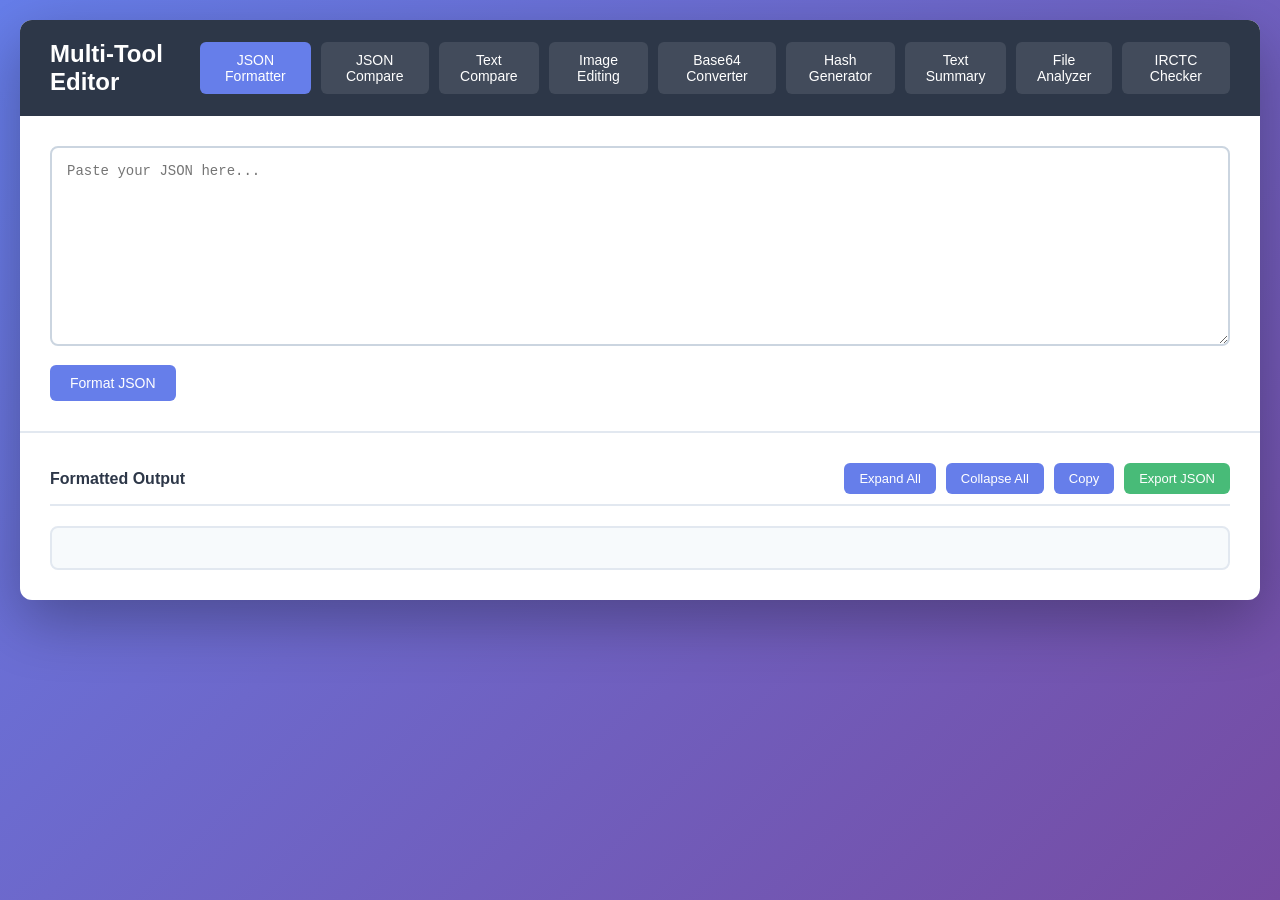
<file: index.html>
<!DOCTYPE html>
<html lang="en">
<head>
    <meta charset="UTF-8">
    <meta name="viewport" content="width=device-width, initial-scale=1.0">
    <title>Multi-Tool Web Editor</title>
    <link rel="stylesheet" href="style.css">
</head>
<body>
    <div class="container">
        <div class="header">
            <h1>Multi-Tool Editor</h1>
            <div class="tab-buttons">
                <button class="tab-btn active" data-tab="json">JSON Formatter</button>
                <button class="tab-btn" data-tab="compare">JSON Compare</button>
                <button class="tab-btn" data-tab="textCompare">Text Compare</button>
                <button class="tab-btn" data-tab="image">Image Editing</button>
                <button class="tab-btn" data-tab="base64">Base64 Converter</button>
                <button class="tab-btn" data-tab="hash">Hash Generator</button>
                <button class="tab-btn" data-tab="text">Text Summary</button>
                <button class="tab-btn" data-tab="fileAnalyzer">File Analyzer</button>
                <button class="tab-btn" data-tab="irctc">IRCTC Checker</button>
            </div>
        </div>
        
        <!-- JSON Formatter Section -->
        <div id="jsonSection" class="section active">
            <div class="input-section">
                <textarea id="jsonInput" placeholder="Paste your JSON here..."></textarea>
                <button id="formatBtn">Format JSON</button>
            </div>
            
            <div class="output-section">
                <div class="output-header">
                    <span>Formatted Output</span>
                    <div class="controls">
                        <button id="expandAll">Expand All</button>
                        <button id="collapseAll">Collapse All</button>
                        <button id="copyBtn">Copy</button>
                        <button id="exportBtn">Export JSON</button>
                    </div>
                </div>
                <div id="jsonOutput"></div>
                
                <div class="export-options" id="exportOptions" style="display: none;">
                    <div class="export-filename">
                        <label>Export Filename:</label>
                        <input type="text" id="exportFilename" placeholder="Enter filename (without .json)">
                        <button id="exportWithNameBtn">Export with Name</button>
                        <button id="cancelExportBtn" class="secondary-btn">Cancel</button>
                    </div>
                </div>
            </div>
        </div>

        <!-- JSON Compare Section -->
        <div id="compareSection" class="section">
            <div class="compare-container">
                <div class="compare-input-panel">
                    <h3>JSON 1</h3>
                    <textarea id="json1Input" placeholder="Paste first JSON here..."></textarea>
                </div>
                <div class="compare-input-panel">
                    <h3>JSON 2</h3>
                    <textarea id="json2Input" placeholder="Paste second JSON here..."></textarea>
                </div>
            </div>
            
            <div class="compare-actions">
                <button id="compareBtn">Compare JSONs</button>
                <button id="clearCompareBtn">Clear</button>
            </div>
            
            <div class="compare-results" id="compareResults">
                <div class="match-score-container">
                    <div class="match-score" id="matchScore"></div>
                </div>
                <div class="differences-container">
                    <h3>Differences</h3>
                    <div id="differencesList"></div>
                </div>
            </div>
        </div>

        <!-- Base64 Converter Section -->
        <div id="base64Section" class="section">
            <div class="converter-container">
                <div class="converter-panel">
                    <div class="panel-header">
                        <h3>Encode to Base64</h3>
                        <button class="reset-btn" id="resetEncodeBtn">Reset</button>
                    </div>
                    <div class="input-group">
                        <label>Text Input:</label>
                        <textarea id="textToEncode" placeholder="Enter text to encode..."></textarea>
                    </div>
                    <div class="input-group">
                        <label>Or Upload File (Image/PDF):</label>
                        <input type="file" id="fileToEncode" accept="image/*,.pdf">
                        <span id="encodeFileName"></span>
                    </div>
                    <button id="encodeBtn">Encode to Base64</button>
                    <div class="output-group">
                        <label>Base64 Output:</label>
                        <textarea id="base64Output" readonly placeholder="Base64 result will appear here..."></textarea>
                        <button id="copyBase64Btn">Copy Base64</button>
                    </div>
                </div>
                
                <div class="converter-panel">
                    <div class="panel-header">
                        <h3>Decode from Base64</h3>
                        <button class="reset-btn" id="resetDecodeBtn">Reset</button>
                    </div>
                    <div class="input-group">
                        <label>Base64 Input:</label>
                        <textarea id="base64ToDecodeText" placeholder="Enter Base64 string to decode as text..."></textarea>
                    </div>
                    <button id="decodeTextBtn">Decode to Text</button>
                    <div class="output-group">
                        <label>Decoded Text:</label>
                        <textarea id="decodedTextOutput" readonly placeholder="Decoded text will appear here..."></textarea>
                    </div>
                    
                    <div class="input-group" style="margin-top: 20px;">
                        <label>Base64 Image/PDF Input:</label>
                        <textarea id="base64ToDecodeFile" placeholder="Enter Base64 string to decode as image/PDF..."></textarea>
                    </div>
                    <div class="button-group">
                        <button id="previewFileBtn" class="preview-btn">👁️ Preview</button>
                        <button id="decodeFileBtn">Download File</button>
                    </div>
                    <div class="output-group">
                        <label>Preview:</label>
                        <div id="previewArea"></div>
                    </div>
                </div>
            </div>
        </div>

        <!-- Hash Generator Section -->
        <div id="hashSection" class="section">
            <div class="hash-container">
                <div class="section-header">
                    <h3>Hash Generator</h3>
                    <button class="reset-btn" id="resetHashBtn">Reset All</button>
                </div>
                
                <div class="hash-input-grid">
                    <!-- Fixed Parameters Section -->
                    <div class="hash-input-panel">
                        <h4>Fixed Parameters Hash Generation</h4>
                        <p class="format-info">Format: clientCode | requestId | apiKey | salt</p>
                        <div class="params-inputs">
                            <div class="param-input">
                                <label>Client Code:</label>
                                <input type="text" id="clientCode" placeholder="Enter client code">
                            </div>
                            <div class="param-input">
                                <label>Request ID: <span class="auto-label">(Auto)</span></label>
                                <input type="text" id="requestId" readonly placeholder="Auto-generated">
                            </div>
                            <div class="param-input">
                                <label>API Key:</label>
                                <input type="text" id="apiKey" placeholder="Enter API key">
                            </div>
                            <div class="param-input">
                                <label>Salt:</label>
                                <input type="text" id="salt" placeholder="Enter salt">
                            </div>
                        </div>
                        <div class="param-output">
                            <label>Hash String Preview:</label>
                            <input type="text" id="hashStringOutput" readonly placeholder="Hash string preview...">
                        </div>
                        <div class="action-buttons">
                            <button id="generateParamHashBtn">Generate Hash</button>
                            <button id="refreshRequestIdBtn" class="secondary-btn">🔄 Refresh ID</button>
                        </div>
                    </div>
                    
                    <!-- Text/File Input Section -->
                    <div class="hash-input-panel">
                        <h4>Text or File Hash Generation</h4>
                        <div class="input-group">
                            <label>Text Input:</label>
                            <textarea id="textToHash" placeholder="Enter text to hash..."></textarea>
                        </div>
                        <div class="input-group">
                            <label>Or Upload File:</label>
                            <input type="file" id="fileToHash">
                            <span id="hashFileName"></span>
                        </div>
                        <div class="action-buttons">
                            <button id="generateSHA256Btn">SHA-256</button>
                            <button id="generateSHA512Btn">SHA-512</button>
                            <button id="generateBothBtn">Both</button>
                        </div>
                    </div>
                </div>
                
                <div class="hash-output-section">
                    <h3>Hash Results</h3>
                    <div class="hash-result">
                        <label>SHA-256:</label>
                        <div class="hash-output-box">
                            <input type="text" id="sha256Output" readonly placeholder="SHA-256 hash will appear here...">
                            <button class="copy-hash-btn" data-target="sha256Output">Copy</button>
                        </div>
                    </div>
                    <div class="hash-result">
                        <label>SHA-512:</label>
                        <div class="hash-output-box">
                            <input type="text" id="sha512Output" readonly placeholder="SHA-512 hash will appear here...">
                            <button class="copy-hash-btn" data-target="sha512Output">Copy</button>
                        </div>
                    </div>
                </div>
            </div>
        </div>

        <!-- Text Summary Section -->
        <div id="textSection" class="section">
            <div class="text-summary-container">
                <div class="text-input-area">
                    <div class="panel-header">
                        <h3>Text Input</h3>
                        <button class="reset-btn" id="resetTextBtn">Clear</button>
                    </div>
                    <textarea id="textAnalysisInput" placeholder="Enter or paste your text here for analysis..."></textarea>
                    <button id="analyzeTextBtn">Analyze Text</button>
                </div>
                
                <div class="text-stats-area">
                    <h3>Summary Statistics</h3>
                    <div class="stats-grid">
                        <div class="stat-card">
                            <div class="stat-value" id="totalChars">0</div>
                            <div class="stat-label">Total Characters</div>
                        </div>
                        <div class="stat-card">
                            <div class="stat-value" id="charsNoSpaces">0</div>
                            <div class="stat-label">Characters (no spaces)</div>
                        </div>
                        <div class="stat-card">
                            <div class="stat-value" id="wordCount">0</div>
                            <div class="stat-label">Words</div>
                        </div>
                        <div class="stat-card">
                            <div class="stat-value" id="sentenceCount">0</div>
                            <div class="stat-label">Sentences</div>
                        </div>
                        <div class="stat-card">
                            <div class="stat-value" id="paragraphCount">0</div>
                            <div class="stat-label">Paragraphs</div>
                        </div>
                        <div class="stat-card">
                            <div class="stat-value" id="lineCount">0</div>
                            <div class="stat-label">Lines</div>
                        </div>
                        <div class="stat-card">
                            <div class="stat-value" id="alphabetCount">0</div>
                            <div class="stat-label">Alphabets</div>
                        </div>
                        <div class="stat-card">
                            <div class="stat-value" id="numberCount">0</div>
                            <div class="stat-label">Numbers</div>
                        </div>
                        <div class="stat-card">
                            <div class="stat-value" id="spaceCount">0</div>
                            <div class="stat-label">Spaces</div>
                        </div>
                        <div class="stat-card">
                            <div class="stat-value" id="specialCharCount">0</div>
                            <div class="stat-label">Special Characters</div>
                        </div>
                    </div>
                    
                    <div class="letter-frequency">
                        <h4>Letter Frequency</h4>
                        <div id="letterFrequencyChart"></div>
                    </div>
                </div>
            </div>
        </div>

        <!-- File Type Analyzer Section -->
        <div id="fileAnalyzerSection" class="section">
            <div class="file-analyzer-container">
                <div class="file-upload-panel">
                    <div class="panel-header">
                        <h3>File Type Analyzer</h3>
                        <button class="reset-btn" id="resetFileAnalyzerBtn">Clear</button>
                    </div>
                    <div class="upload-area" id="fileDropArea">
                        <input type="file" id="fileAnalyzerInput" style="display: none;">
                        <div class="upload-icon">📁</div>
                        <p>Click to upload or drag & drop a file</p>
                        <span class="upload-hint">Supports images, PDFs, documents, and more</span>
                    </div>
                    
                    <div id="fileInfoDisplay" class="file-info-display" style="display: none;">
                        <h4>File Information</h4>
                        <div class="info-grid">
                            <div class="info-item">
                                <span class="info-label">File Name:</span>
                                <span class="info-value" id="fileName"></span>
                            </div>
                            <div class="info-item">
                                <span class="info-label">File Type:</span>
                                <span class="info-value" id="fileType"></span>
                            </div>
                            <div class="info-item">
                                <span class="info-label">MIME Type:</span>
                                <span class="info-value" id="mimeType"></span>
                            </div>
                            <div class="info-item">
                                <span class="info-label">File Size:</span>
                                <span class="info-value" id="fileSize"></span>
                            </div>
                            <div class="info-item">
                                <span class="info-label">Last Modified:</span>
                                <span class="info-value" id="lastModified"></span>
                            </div>
                        </div>
                        
                        <div class="file-preview" id="filePreviewArea"></div>
                    </div>
                </div>
                
                <div class="file-converter-panel">
                    <h3>File Format Converter</h3>
                    <p class="converter-note">Upload a file above to enable conversion options</p>
                    
                    <div id="converterOptions" style="display: none;">
                        <div class="converter-section">
                            <h4>Image Conversions</h4>
                            <div class="conversion-buttons" id="imageConversions">
                                <button class="convert-btn" data-format="png">Convert to PNG</button>
                                <button class="convert-btn" data-format="jpeg">Convert to JPEG</button>
                                <button class="convert-btn" data-format="webp">Convert to WebP</button>
                            </div>
                        </div>
                        
                        <div class="converter-section">
                            <h4>Quality Settings (for JPEG/WebP)</h4>
                            <div class="quality-control">
                                <input type="range" id="qualitySlider" min="0.1" max="1" step="0.1" value="0.9">
                                <span id="qualityValue">90%</span>
                            </div>
                        </div>
                        
                        <div class="converter-section" id="pdfConversionSection" style="display: none;">
                            <h4>PDF Conversions</h4>
                            <p class="pdf-note">Note: PDF to image conversion shows first page only</p>
                            <div class="conversion-buttons">
                                <button class="convert-btn" data-format="pdf-to-png">PDF to PNG</button>
                                <button class="convert-btn" data-format="pdf-to-jpeg">PDF to JPEG</button>
                            </div>
                        </div>
                    </div>
                </div>
            </div>
        </div>

        <!-- Text Compare Section -->
        <div id="textCompareSection" class="section">
            <div class="text-compare-container">
                <div class="compare-header">
                    <h3>Text Comparison Tool</h3>
                    <div class="compare-actions">
                        <button id="compareTextBtn">Compare Texts</button>
                        <button id="clearTextCompareBtn" class="secondary-btn">Clear All</button>
                    </div>
                </div>
                
                <div class="text-compare-inputs">
                    <div class="text-compare-panel">
                        <h4>Text 1</h4>
                        <textarea id="text1Input" placeholder="Enter or paste first text here..."></textarea>
                        <div class="text-stats">
                            <span>Characters: <strong id="text1Chars">0</strong></span>
                            <span>Words: <strong id="text1Words">0</strong></span>
                            <span>Lines: <strong id="text1Lines">0</strong></span>
                        </div>
                    </div>
                    
                    <div class="text-compare-panel">
                        <h4>Text 2</h4>
                        <textarea id="text2Input" placeholder="Enter or paste second text here..."></textarea>
                        <div class="text-stats">
                            <span>Characters: <strong id="text2Chars">0</strong></span>
                            <span>Words: <strong id="text2Words">0</strong></span>
                            <span>Lines: <strong id="text2Lines">0</strong></span>
                        </div>
                    </div>
                </div>
                
                <div class="text-compare-results" id="textCompareResults">
                    <div class="comparison-summary">
                        <div class="summary-card">
                            <div class="summary-value" id="similarityScore">0%</div>
                            <div class="summary-label">Similarity</div>
                        </div>
                        <div class="summary-card">
                            <div class="summary-value" id="addedCount">0</div>
                            <div class="summary-label">Added Lines</div>
                        </div>
                        <div class="summary-card">
                            <div class="summary-value" id="removedCount">0</div>
                            <div class="summary-label">Removed Lines</div>
                        </div>
                        <div class="summary-card">
                            <div class="summary-value" id="unchangedCount">0</div>
                            <div class="summary-label">Unchanged Lines</div>
                        </div>
                    </div>
                    
                    <div class="diff-view">
                        <h4>Differences</h4>
                        <div class="diff-legend">
                            <span class="legend-item"><span class="legend-color removed"></span> Removed from Text 1</span>
                            <span class="legend-item"><span class="legend-color added"></span> Added in Text 2</span>
                            <span class="legend-item"><span class="legend-color unchanged"></span> Unchanged</span>
                        </div>
                        <div id="diffOutput"></div>
                    </div>
                </div>
            </div>
        </div>

        <!-- IRCTC Booking Window Checker Section -->
        <div id="irctcSection" class="section">
            <div class="irctc-container">
                <div class="irctc-card">
                    <h2>🚂 IRCTC Booking Window Checker</h2>
                    <p class="irctc-description">Check if your journey date is within the IRCTC advance booking window</p>
                    
                    <div class="irctc-input-group">
                        <label for="journeyDate">Select Journey Date:</label>
                        <div class="irctc-input-row">
                            <input type="date" id="journeyDate" class="irctc-date-input" />
                            <button id="resetIRCTCBtn" class="irctc-reset-btn" title="Reset">🔄</button>
                        </div>
                        <button id="checkBookingBtn" class="irctc-check-btn">Check Booking Status</button>
                    </div>
                    
                    <div id="irctcResult" class="irctc-result"></div>
                    <div id="irctcCountdown" class="irctc-countdown"></div>
                    
                    <div class="irctc-info">
                        <h4>ℹ️ Information</h4>
                        <ul>
                            <li>IRCTC allows advance booking up to <strong id="advanceDaysDisplay">60</strong> days</li>
                            <li>Booking for new journey dates opens daily at <strong>8:00 AM IST</strong> (<strong id="advanceDaysDisplay2">60</strong> days in advance)</li>
                            <li>Select any date to check its booking status</li>
                            <li>System will show exact date when booking opens</li>
                            <li>Countdown shows time until booking becomes available</li>
                        </ul>
                    </div>
                </div>
            </div>
        </div>

        <!-- Image Editing Section -->
        <div id="imageSection" class="section">
            <div class="image-upload-section">
                <input type="file" id="imageInput" accept="image/*" style="display: none;">
                <button id="uploadBtn" class="upload-btn">Upload Image</button>
                <span id="fileName"></span>
            </div>
            
            <div class="image-editor">
                <div class="canvas-container">
                    <canvas id="imageCanvas"></canvas>
                </div>
                
                <div class="editor-controls">
                    <div class="control-group">
                        <h3>Transform</h3>
                        <button id="rotateLeft">↶ Rotate Left</button>
                        <button id="rotateRight">↷ Rotate Right</button>
                        <button id="flipH">⇄ Flip Horizontal</button>
                        <button id="flipV">⇅ Flip Vertical</button>
                    </div>
                    
                    <div class="control-group">
                        <h3>Filters</h3>
                        <button id="invertBtn">Invert Colors</button>
                        <button id="grayscaleBtn">Grayscale</button>
                        <button id="brightenBtn">Brighten</button>
                        <button id="darkenBtn">Darken</button>
                    </div>
                    
                    <div class="control-group">
                        <h3>Crop</h3>
                        <button id="enableCrop">Enable Crop Mode</button>
                        <button id="applyCrop" disabled>Apply Crop</button>
                        <button id="cancelCrop" disabled>Cancel</button>
                    </div>
                    
                    <div class="control-group">
                        <h3>Actions</h3>
                        <button id="resetBtn">Reset</button>
                        <button id="downloadBtn">Download Image</button>
                    </div>
                </div>
            </div>
        </div>
    </div>
    
    <!-- Vercel Analytics -->
    <script>
        window.va = window.va || function () { (window.vaq = window.vaq || []).push(arguments); };
    </script>
    <script defer src="https://cdn.vercel-insights.com/v1/script.js"></script>
    
    <script src="script.js"></script>
</body>
</html>
</file>
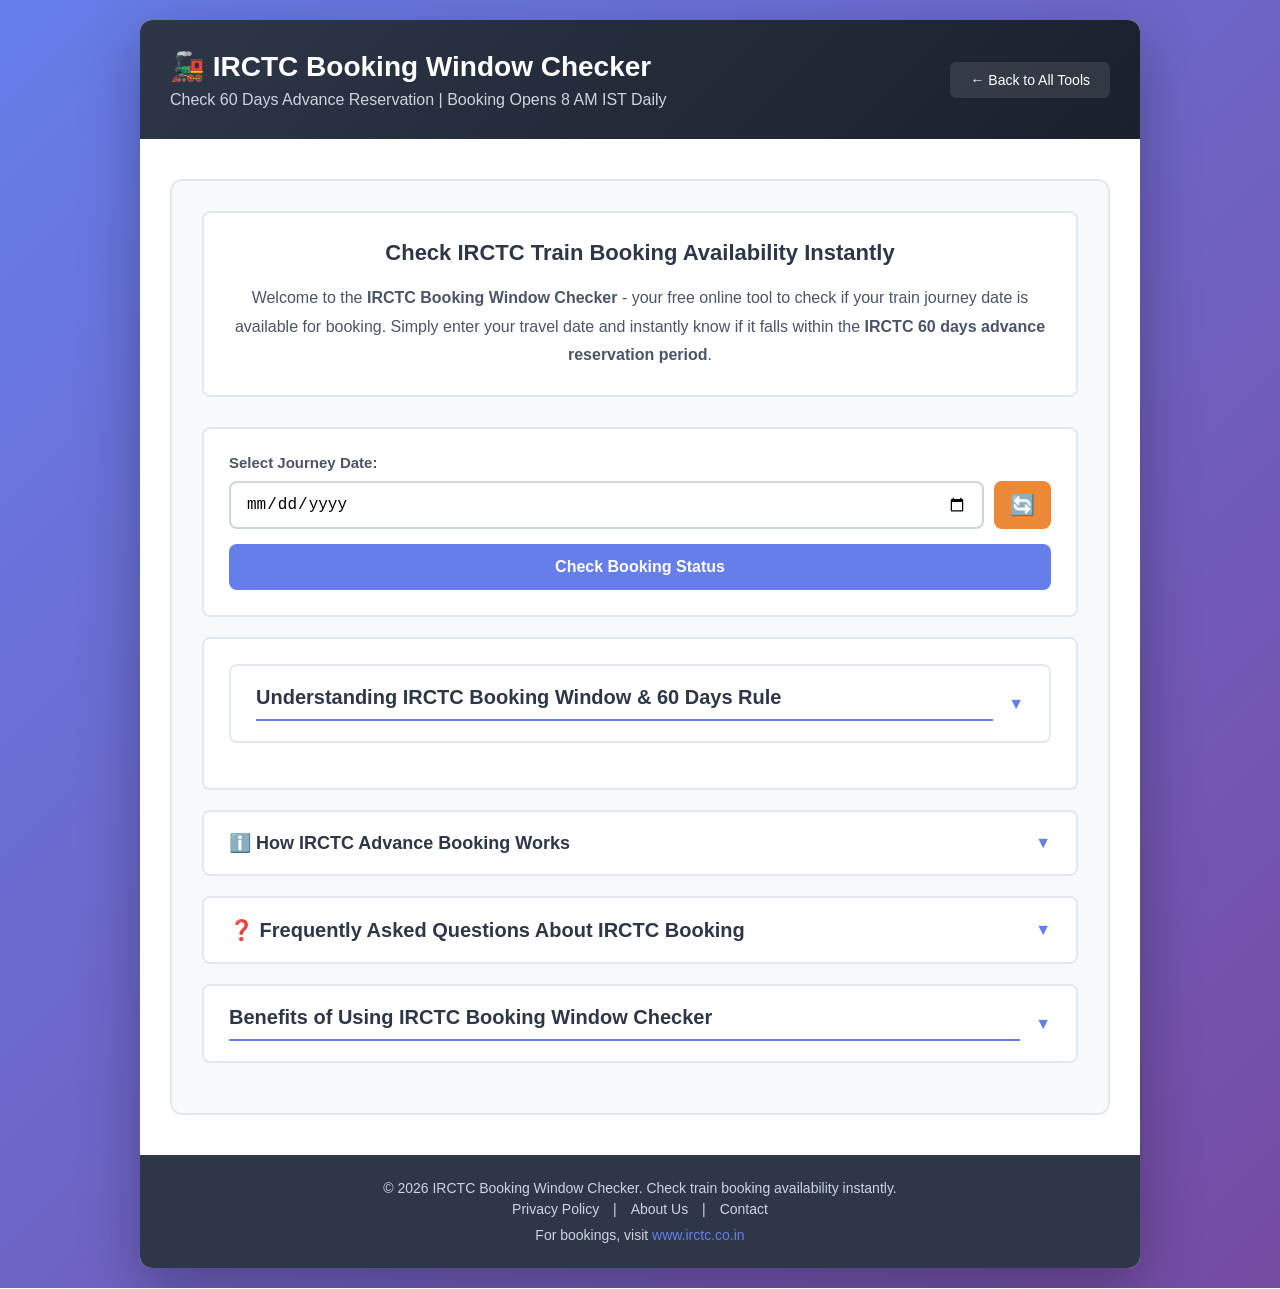
<file: irctc/index.html>
<!DOCTYPE html>
<html lang="en">
<head>
    <meta charset="UTF-8">
    <meta name="viewport" content="width=device-width, initial-scale=1.0">
    
    <!-- Favicon -->
    <link rel="icon" type="image/svg+xml" href="/favicon.svg">
    <link rel="shortcut icon" href="/favicon.svg">
    
    <!-- Primary Meta Tags -->
    <title>IRCTC Booking Window Checker | Check 60 Days Advance Reservation | 8 AM Opening Time</title>
    <meta name="title" content="IRCTC Booking Window Checker | Check 60 Days Advance Reservation | 8 AM Opening Time">
    <meta name="description" content="Check IRCTC train booking availability instantly. Find if your journey date is within the 60-day advance booking window. Booking opens daily at 8:00 AM IST. Free real-time countdown timer.">
    <meta name="keywords" content="IRCTC booking window, IRCTC 60 days rule, IRCTC booking open time 8 AM, IRCTC advance reservation period, train booking checker, railway booking window, IRCTC booking availability, Indian Railways advance booking">
    <meta name="author" content="IRCTC Booking Window Checker">
    <meta name="robots" content="index, follow">
    <meta name="language" content="English">
    <meta name="revisit-after" content="7 days">
    
    <!-- Add the production Google Search Console verification meta tag here. -->
    
    <!-- Google AdSense -->
    <script async src="https://pagead2.googlesyndication.com/pagead/js/adsbygoogle.js?client=ca-pub-9463283499640795"
     crossorigin="anonymous"></script>
    
    <!-- Canonical URL -->
    <link rel="canonical" href="https://www.propsanchal.com/">
    
    <!-- Open Graph / Facebook -->
    <meta property="og:type" content="website">
    <meta property="og:url" content="https://www.propsanchal.com/">
    <meta property="og:title" content="IRCTC Booking Window Checker | 60 Days Advance Reservation">
    <meta property="og:description" content="Check IRCTC train booking availability instantly. Find if your journey date is within the 60-day advance booking window. Booking opens daily at 8:00 AM IST.">
    <meta property="og:image" content="https://www.propsanchal.com/og-image.svg">
    <meta property="og:site_name" content="IRCTC Booking Window Checker">
    <meta property="og:locale" content="en_IN">
    
    <!-- Twitter -->
    <meta property="twitter:card" content="summary_large_image">
    <meta property="twitter:url" content="https://www.propsanchal.com/">
    <meta property="twitter:title" content="IRCTC Booking Window Checker | 60 Days Advance Reservation">
    <meta property="twitter:description" content="Check IRCTC train booking availability instantly. Find if your journey date is within the 60-day advance booking window. Booking opens daily at 8:00 AM IST.">
    <meta property="twitter:image" content="https://www.propsanchal.com/twitter-image.svg">
    
    <!-- Structured Data - FAQ Schema -->
    <script type="application/ld+json">
    {
      "@context": "https://schema.org",
      "@type": "FAQPage",
      "mainEntity": [
        {
          "@type": "Question",
          "name": "What is the IRCTC advance booking period?",
          "acceptedAnswer": {
            "@type": "Answer",
            "text": "IRCTC allows passengers to book train tickets up to 60 days in advance, excluding the date of journey. This is known as the IRCTC 60 days rule or advance reservation period."
          }
        },
        {
          "@type": "Question",
          "name": "What time does IRCTC booking window open?",
          "acceptedAnswer": {
            "@type": "Answer",
            "text": "The IRCTC booking window opens daily at 8:00 AM IST (Indian Standard Time). For example, on January 1st at 8 AM, tickets for March 2nd become available for booking."
          }
        },
        {
          "@type": "Question",
          "name": "Can I book IRCTC tickets beyond 60 days?",
          "acceptedAnswer": {
            "@type": "Answer",
            "text": "No, IRCTC does not allow booking beyond 60 days in advance. You need to wait until your journey date falls within the 60-day advance booking window."
          }
        },
        {
          "@type": "Question",
          "name": "How to check if my train booking is available on IRCTC?",
          "acceptedAnswer": {
            "@type": "Answer",
            "text": "Use our IRCTC Booking Window Checker tool. Simply select your journey date, and the tool will instantly tell you if booking is open, when it will open, and provide a real-time countdown timer."
          }
        },
        {
          "@type": "Question",
          "name": "What timezone does IRCTC use for booking?",
          "acceptedAnswer": {
            "@type": "Answer",
            "text": "All IRCTC bookings follow Indian Standard Time (IST). The booking window opens at 8:00 AM IST regardless of your location worldwide."
          }
        }
      ]
    }
    </script>
    
    <!-- Structured Data - WebApplication Schema -->
    <script type="application/ld+json">
    {
      "@context": "https://schema.org",
      "@type": "WebApplication",
      "name": "IRCTC Booking Window Checker",
      "url": "https://www.propsanchal.com/",
      "description": "Free online tool to check IRCTC train booking availability within the 60-day advance reservation period",
      "applicationCategory": "UtilityApplication",
      "operatingSystem": "Any",
      "offers": {
        "@type": "Offer",
        "price": "0",
        "priceCurrency": "INR"
      },
      "featureList": "Real-time booking status, Countdown timer, 60-day advance booking checker, IST timezone support"
    }
    </script>
    
    <!-- Structured Data - Organization Schema -->
    <script type="application/ld+json">
    {
      "@context": "https://schema.org",
      "@type": "Organization",
      "name": "IRCTC Booking Window Checker",
      "url": "https://www.propsanchal.com/",
      "logo": "https://www.propsanchal.com/logo.svg",
      "sameAs": []
    }
    </script>
    
    <link rel="stylesheet" href="/irctc/styles.css">
</head>
<body>
    <div class="container">
        <header class="header">
            <div class="header-content">
                <h1>🚂 IRCTC Booking Window Checker</h1>
                <p class="subtitle">Check 60 Days Advance Reservation | Booking Opens 8 AM IST Daily</p>
            </div>
            <a href="https://tools.propsanchal.com" class="back-link">← Back to All Tools</a>
        </header>
        
        <main class="main-content">
            <div class="irctc-card">
                <!-- SEO Content Section -->
                <article class="seo-intro">
                    <h2>Check IRCTC Train Booking Availability Instantly</h2>
                    <p>Welcome to the <strong>IRCTC Booking Window Checker</strong> - your free online tool to check if your train journey date is available for booking. Simply enter your travel date and instantly know if it falls within the <strong>IRCTC 60 days advance reservation period</strong>.</p>
                </article>
                
                <div class="irctc-input-group">
                    <label for="journeyDate">Select Journey Date:</label>
                    <div class="irctc-input-row">
                        <input type="date" id="journeyDate" class="irctc-date-input" aria-label="Select your journey date" />
                        <button id="resetIRCTCBtn" class="irctc-reset-btn" title="Reset" aria-label="Reset form">🔄</button>
                    </div>
                    <button id="checkBookingBtn" class="irctc-check-btn">Check Booking Status</button>
                </div>
                
                <div id="irctcResult" class="irctc-result" role="status" aria-live="polite"></div>
                <div id="irctcCountdown" class="irctc-countdown" role="timer" aria-live="polite"></div>
                
                <!-- SEO Rich Content Section - Expandable -->
                <section class="seo-content">
                    <div class="dropdown-section">
                        <div class="dropdown-header">
                            <h2>Understanding IRCTC Booking Window & 60 Days Rule</h2>
                            <span class="dropdown-icon">▼</span>
                        </div>
                        <div class="dropdown-content">
                            <article class="content-block">
                                <h3>What is IRCTC Advance Reservation Period?</h3>
                                <p>The <strong>IRCTC advance reservation period</strong> is the timeframe during which passengers can book train tickets before their journey date. Currently, Indian Railways allows booking up to <strong>60 days in advance</strong>, excluding the date of journey. This is commonly known as the <strong>IRCTC 60 days rule</strong>.</p>
                            </article>
                            
                            <article class="content-block">
                                <h3>IRCTC Booking Window Opening Time - 8 AM IST</h3>
                                <p>The <strong>IRCTC booking window opens daily at 8:00 AM IST</strong> (Indian Standard Time). This means that every morning at 8 AM, new journey dates become available for booking. For example:</p>
                                <ul>
                                    <li>On January 1st at 8:00 AM, tickets for March 2nd open</li>
                                    <li>On February 15th at 8:00 AM, tickets for April 16th open</li>
                                    <li>The pattern continues for all dates throughout the year</li>
                                </ul>
                            </article>
                            
                            <article class="content-block">
                                <h3>How to Use This IRCTC Booking Checker</h3>
                                <ol>
                                    <li><strong>Select Your Journey Date:</strong> Choose the date you plan to travel</li>
                                    <li><strong>Check Status:</strong> Click the "Check Booking Status" button</li>
                                    <li><strong>View Results:</strong> See if booking is open, closed, or when it will open</li>
                                    <li><strong>Book Tickets:</strong> When available, click "Book Tickets Now" to go to IRCTC</li>
                                </ol>
                            </article>
                        </div>
                    </div>
                </section>
                
                <div class="dropdown-section irctc-info">
                    <div class="dropdown-header">
                        <h3>ℹ️ How IRCTC Advance Booking Works</h3>
                        <span class="dropdown-icon">▼</span>
                    </div>
                    <div class="dropdown-content">
                        <ul>
                            <li>IRCTC allows advance booking up to <strong id="advanceDaysDisplay">60</strong> days</li>
                            <li>Booking for new journey dates opens daily at <strong>8:00 AM IST</strong> (<strong id="advanceDaysDisplay2">60</strong> days in advance)</li>
                            <li>Select any date to check its booking status</li>
                            <li>System will show exact date when booking opens</li>
                            <li>Countdown shows time until booking becomes available</li>
                            <li>Click "Book Tickets Now" when available to go to IRCTC website</li>
                        </ul>
                    </div>
                </div>
                
                <section class="dropdown-section faq-section">
                    <div class="dropdown-header">
                        <h2>❓ Frequently Asked Questions About IRCTC Booking</h2>
                        <span class="dropdown-icon">▼</span>
                    </div>
                    <div class="dropdown-content">
                        <article class="faq-item">
                            <h3>What is the IRCTC advance booking period?</h3>
                            <p>IRCTC allows passengers to book train tickets up to <strong>60 days in advance</strong> (excluding the date of journey). This is the maximum advance reservation period set by Indian Railways.</p>
                        </article>
                        
                        <article class="faq-item">
                            <h3>When does the IRCTC booking window open?</h3>
                            <p>The <strong>IRCTC booking window opens daily at 8:00 AM IST</strong>. For example, on January 1st at 8 AM, tickets for March 2nd become available. This timing is consistent throughout the year.</p>
                        </article>
                        
                        <article class="faq-item">
                            <h3>Can I book IRCTC tickets for dates beyond 60 days?</h3>
                            <p>No, IRCTC does not allow booking beyond 60 days in advance. You need to wait until the date falls within the booking window. Use our checker to know exactly when booking opens for your journey date.</p>
                        </article>
                        
                        <article class="faq-item">
                            <h3>What time zone is used for IRCTC booking?</h3>
                            <p>All IRCTC bookings follow <strong>Indian Standard Time (IST)</strong>. The booking window opens at 8:00 AM IST regardless of your location. Our tool automatically handles IST timezone calculations.</p>
                        </article>
                        
                        <article class="faq-item">
                            <h3>How accurate is this IRCTC booking checker?</h3>
                            <p>Our tool uses real-time IST calculations and follows the official IRCTC 60-day advance booking rule. It provides accurate booking status, countdown timers, and opening dates based on current Indian Railways policies.</p>
                        </article>
                        
                        <article class="faq-item">
                            <h3>Is this tool free to use?</h3>
                            <p>Yes, our IRCTC Booking Window Checker is completely free. No registration, no hidden fees. Simply check your journey date and get instant results.</p>
                        </article>
                    </div>
                </section>
                
                <!-- Additional SEO Content - Expandable -->
                <section class="dropdown-section seo-content">
                    <div class="dropdown-header">
                        <h2>Benefits of Using IRCTC Booking Window Checker</h2>
                        <span class="dropdown-icon">▼</span>
                    </div>
                    <div class="dropdown-content">
                        <article class="content-block">
                            <ul>
                                <li><strong>Save Time:</strong> No need to manually calculate 60 days from your journey date</li>
                                <li><strong>Real-Time Updates:</strong> Get accurate booking status based on current IST time</li>
                                <li><strong>Countdown Timer:</strong> Know exactly when booking opens for unavailable dates</li>
                                <li><strong>Direct Booking Link:</strong> One-click access to IRCTC when booking is available</li>
                                <li><strong>Mobile Friendly:</strong> Check booking status on any device - phone, tablet, or desktop</li>
                                <li><strong>Always Accurate:</strong> Automatically handles IST timezone and 8 AM opening time</li>
                            </ul>
                        </article>
                    </div>
                </section>
            </div>
        </main>
        
        <footer class="footer">
            <p>&copy; 2026 IRCTC Booking Window Checker. Check train booking availability instantly.</p>
            <p>
                <a href="/irctc/privacy-policy.html" style="color: #cbd5e0; text-decoration: none; margin: 0 10px;">Privacy Policy</a> | 
                <a href="/irctc/about.html" style="color: #cbd5e0; text-decoration: none; margin: 0 10px;">About Us</a> | 
                <a href="/irctc/contact.html" style="color: #cbd5e0; text-decoration: none; margin: 0 10px;">Contact</a>
            </p>
            <p style="margin-top: 10px;">For bookings, visit <a href="https://www.irctc.co.in" target="_blank" rel="noopener" style="color: #667eea;">www.irctc.co.in</a></p>
        </footer>
    </div>
    
    <script src="/irctc/script.js"></script>
</body>
</html>
</file>
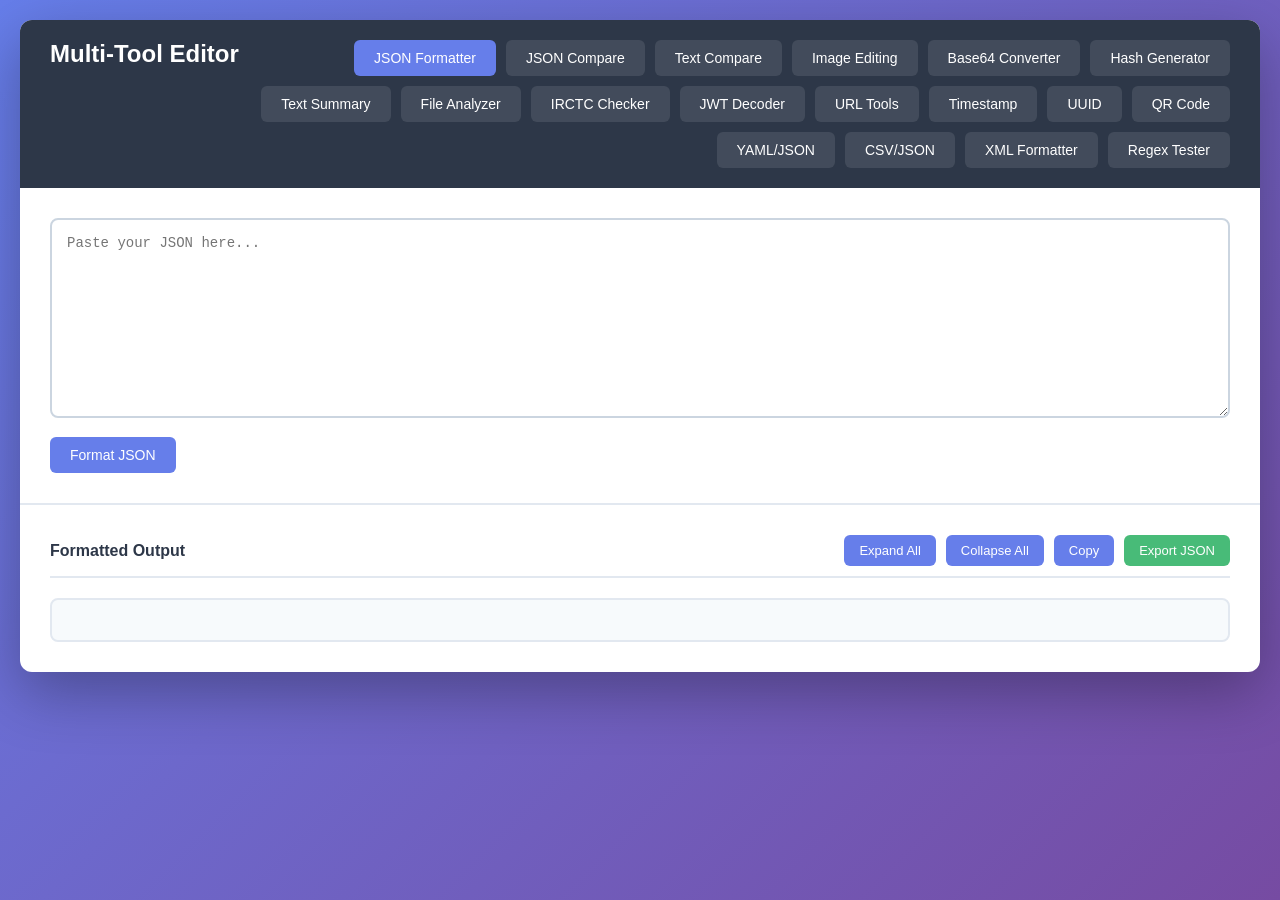
<file: tools/index.html>
<!DOCTYPE html>
<html lang="en">
<head>
    <meta charset="UTF-8">
    <meta name="viewport" content="width=device-width, initial-scale=1.0">
    
    <!-- Favicon -->
    <link rel="icon" type="image/svg+xml" href="/favicon.svg">
    <link rel="shortcut icon" href="/favicon.svg">
    
    <!-- Google AdSense -->
    <script async src="https://pagead2.googlesyndication.com/pagead/js/adsbygoogle.js?client=ca-pub-9463283499640795"
     crossorigin="anonymous"></script>
    
    <title>Multi-Tool Web Editor</title>
    <link rel="stylesheet" href="/tools/style.css">
</head>
<body>
    <div class="container">
        <div class="header">
            <h1>Multi-Tool Editor</h1>
            <div class="tab-buttons">
                <button class="tab-btn active" data-tab="json">JSON Formatter</button>
                <button class="tab-btn" data-tab="compare">JSON Compare</button>
                <button class="tab-btn" data-tab="textCompare">Text Compare</button>
                <button class="tab-btn" data-tab="image">Image Editing</button>
                <button class="tab-btn" data-tab="base64">Base64 Converter</button>
                <button class="tab-btn" data-tab="hash">Hash Generator</button>
                <button class="tab-btn" data-tab="text">Text Summary</button>
                <button class="tab-btn" data-tab="fileAnalyzer">File Analyzer</button>
                <button class="tab-btn" data-tab="irctc">IRCTC Checker</button>
                <button class="tab-btn" data-tab="jwt">JWT Decoder</button>
                <button class="tab-btn" data-tab="url">URL Tools</button>
                <button class="tab-btn" data-tab="timestamp">Timestamp</button>
                <button class="tab-btn" data-tab="uuid">UUID</button>
                <button class="tab-btn" data-tab="qr">QR Code</button>
                <button class="tab-btn" data-tab="yamlJson">YAML/JSON</button>
                <button class="tab-btn" data-tab="csvJson">CSV/JSON</button>
                <button class="tab-btn" data-tab="xml">XML Formatter</button>
                <button class="tab-btn" data-tab="regex">Regex Tester</button>
            </div>
        </div>
        
        <!-- JSON Formatter Section -->
        <div id="jsonSection" class="section active">
            <div class="input-section">
                <textarea id="jsonInput" placeholder="Paste your JSON here..."></textarea>
                <button id="formatBtn">Format JSON</button>
            </div>
            
            <div class="output-section">
                <div class="output-header">
                    <span>Formatted Output</span>
                    <div class="controls">
                        <button id="expandAll">Expand All</button>
                        <button id="collapseAll">Collapse All</button>
                        <button id="copyBtn">Copy</button>
                        <button id="exportBtn">Export JSON</button>
                    </div>
                </div>
                <div id="jsonOutput"></div>
                
                <div class="export-options" id="exportOptions" style="display: none;">
                    <div class="export-filename">
                        <label>Export Filename:</label>
                        <input type="text" id="exportFilename" placeholder="Enter filename (without .json)">
                        <button id="exportWithNameBtn">Export with Name</button>
                        <button id="cancelExportBtn" class="secondary-btn">Cancel</button>
                    </div>
                </div>
            </div>
        </div>

        <!-- JSON Compare Section -->
        <div id="compareSection" class="section">
            <div class="compare-container">
                <div class="compare-input-panel">
                    <h3>JSON 1</h3>
                    <textarea id="json1Input" placeholder="Paste first JSON here..."></textarea>
                </div>
                <div class="compare-input-panel">
                    <h3>JSON 2</h3>
                    <textarea id="json2Input" placeholder="Paste second JSON here..."></textarea>
                </div>
            </div>
            
            <div class="compare-actions">
                <button id="compareBtn">Compare JSONs</button>
                <button id="clearCompareBtn">Clear</button>
            </div>
            
            <div class="compare-results" id="compareResults">
                <div class="match-score-container">
                    <div class="match-score" id="matchScore"></div>
                </div>
                <div class="differences-container">
                    <h3>Differences</h3>
                    <div id="differencesList"></div>
                </div>
            </div>
        </div>

        <!-- Base64 Converter Section -->
        <div id="base64Section" class="section">
            <div class="converter-container">
                <div class="converter-panel">
                    <div class="panel-header">
                        <h3>Encode to Base64</h3>
                        <button class="reset-btn" id="resetEncodeBtn">Reset</button>
                    </div>
                    <div class="input-group">
                        <label>Text Input:</label>
                        <textarea id="textToEncode" placeholder="Enter text to encode..."></textarea>
                    </div>
                    <div class="input-group">
                        <label>Or Upload File (Image/PDF):</label>
                        <input type="file" id="fileToEncode" accept="image/*,.pdf">
                        <span id="encodeFileName"></span>
                    </div>
                    <button id="encodeBtn">Encode to Base64</button>
                    <div class="output-group">
                        <label>Base64 Output:</label>
                        <textarea id="base64Output" readonly placeholder="Base64 result will appear here..."></textarea>
                        <button id="copyBase64Btn">Copy Base64</button>
                    </div>
                </div>
                
                <div class="converter-panel">
                    <div class="panel-header">
                        <h3>Decode from Base64</h3>
                        <button class="reset-btn" id="resetDecodeBtn">Reset</button>
                    </div>
                    <div class="input-group">
                        <label>Base64 Input:</label>
                        <textarea id="base64ToDecodeText" placeholder="Enter Base64 string to decode as text..."></textarea>
                    </div>
                    <button id="decodeTextBtn">Decode to Text</button>
                    <div class="output-group">
                        <label>Decoded Text:</label>
                        <textarea id="decodedTextOutput" readonly placeholder="Decoded text will appear here..."></textarea>
                    </div>
                    
                    <div class="input-group" style="margin-top: 20px;">
                        <label>Base64 Image/PDF Input:</label>
                        <textarea id="base64ToDecodeFile" placeholder="Enter Base64 string to decode as image/PDF..."></textarea>
                    </div>
                    <div class="button-group">
                        <button id="previewFileBtn" class="preview-btn">👁️ Preview</button>
                        <button id="decodeFileBtn">Download File</button>
                    </div>
                    <div class="output-group">
                        <label>Preview:</label>
                        <div id="previewArea"></div>
                    </div>
                </div>
            </div>
        </div>

        <!-- Hash Generator Section -->
        <div id="hashSection" class="section">
            <div class="hash-container">
                <div class="section-header">
                    <h3>Hash Generator</h3>
                    <button class="reset-btn" id="resetHashBtn">Reset All</button>
                </div>
                
                <div class="hash-input-grid">
                    <!-- Fixed Parameters Section -->
                    <div class="hash-input-panel">
                        <h4>Fixed Parameters Hash Generation</h4>
                        <p class="format-info">Format: clientCode | requestId | apiKey | salt</p>
                        <div class="params-inputs">
                            <div class="param-input">
                                <label>Client Code:</label>
                                <input type="text" id="clientCode" placeholder="Enter client code">
                            </div>
                            <div class="param-input">
                                <label>Request ID: <span class="auto-label">(Auto)</span></label>
                                <input type="text" id="requestId" readonly placeholder="Auto-generated">
                            </div>
                            <div class="param-input">
                                <label>API Key:</label>
                                <input type="text" id="apiKey" placeholder="Enter API key">
                            </div>
                            <div class="param-input">
                                <label>Salt:</label>
                                <input type="text" id="salt" placeholder="Enter salt">
                            </div>
                        </div>
                        <div class="param-output">
                            <label>Hash String Preview:</label>
                            <input type="text" id="hashStringOutput" readonly placeholder="Hash string preview...">
                        </div>
                        <div class="action-buttons">
                            <button id="generateParamHashBtn">Generate Hash</button>
                            <button id="refreshRequestIdBtn" class="secondary-btn">🔄 Refresh ID</button>
                        </div>
                    </div>
                    
                    <!-- Text/File Input Section -->
                    <div class="hash-input-panel">
                        <h4>Text or File Hash Generation</h4>
                        <div class="input-group">
                            <label>Text Input:</label>
                            <textarea id="textToHash" placeholder="Enter text to hash..."></textarea>
                        </div>
                        <div class="input-group">
                            <label>Or Upload File:</label>
                            <input type="file" id="fileToHash">
                            <span id="hashFileName"></span>
                        </div>
                        <div class="action-buttons">
                            <button id="generateSHA256Btn">SHA-256</button>
                            <button id="generateSHA512Btn">SHA-512</button>
                            <button id="generateBothBtn">Both</button>
                        </div>
                    </div>
                </div>
                
                <div class="hash-output-section">
                    <h3>Hash Results</h3>
                    <div class="hash-result">
                        <label>SHA-256:</label>
                        <div class="hash-output-box">
                            <input type="text" id="sha256Output" readonly placeholder="SHA-256 hash will appear here...">
                            <button class="copy-hash-btn" data-target="sha256Output">Copy</button>
                        </div>
                    </div>
                    <div class="hash-result">
                        <label>SHA-512:</label>
                        <div class="hash-output-box">
                            <input type="text" id="sha512Output" readonly placeholder="SHA-512 hash will appear here...">
                            <button class="copy-hash-btn" data-target="sha512Output">Copy</button>
                        </div>
                    </div>
                </div>
            </div>
        </div>

        <!-- Text Summary Section -->
        <div id="textSection" class="section">
            <div class="text-summary-container">
                <div class="text-input-area">
                    <div class="panel-header">
                        <h3>Text Input</h3>
                        <button class="reset-btn" id="resetTextBtn">Clear</button>
                    </div>
                    <textarea id="textAnalysisInput" placeholder="Enter or paste your text here for analysis..."></textarea>
                    <button id="analyzeTextBtn">Analyze Text</button>
                </div>
                
                <div class="text-stats-area">
                    <h3>Summary Statistics</h3>
                    <div class="stats-grid">
                        <div class="stat-card">
                            <div class="stat-value" id="totalChars">0</div>
                            <div class="stat-label">Total Characters</div>
                        </div>
                        <div class="stat-card">
                            <div class="stat-value" id="charsNoSpaces">0</div>
                            <div class="stat-label">Characters (no spaces)</div>
                        </div>
                        <div class="stat-card">
                            <div class="stat-value" id="wordCount">0</div>
                            <div class="stat-label">Words</div>
                        </div>
                        <div class="stat-card">
                            <div class="stat-value" id="sentenceCount">0</div>
                            <div class="stat-label">Sentences</div>
                        </div>
                        <div class="stat-card">
                            <div class="stat-value" id="paragraphCount">0</div>
                            <div class="stat-label">Paragraphs</div>
                        </div>
                        <div class="stat-card">
                            <div class="stat-value" id="lineCount">0</div>
                            <div class="stat-label">Lines</div>
                        </div>
                        <div class="stat-card">
                            <div class="stat-value" id="alphabetCount">0</div>
                            <div class="stat-label">Alphabets</div>
                        </div>
                        <div class="stat-card">
                            <div class="stat-value" id="numberCount">0</div>
                            <div class="stat-label">Numbers</div>
                        </div>
                        <div class="stat-card">
                            <div class="stat-value" id="spaceCount">0</div>
                            <div class="stat-label">Spaces</div>
                        </div>
                        <div class="stat-card">
                            <div class="stat-value" id="specialCharCount">0</div>
                            <div class="stat-label">Special Characters</div>
                        </div>
                    </div>
                    
                    <div class="letter-frequency">
                        <h4>Letter Frequency</h4>
                        <div id="letterFrequencyChart"></div>
                    </div>
                </div>
            </div>
        </div>

        <!-- File Type Analyzer Section -->
        <div id="fileAnalyzerSection" class="section">
            <div class="file-analyzer-container">
                <div class="file-upload-panel">
                    <div class="panel-header">
                        <h3>File Type Analyzer</h3>
                        <button class="reset-btn" id="resetFileAnalyzerBtn">Clear</button>
                    </div>
                    <div class="upload-area" id="fileDropArea">
                        <input type="file" id="fileAnalyzerInput" style="display: none;">
                        <div class="upload-icon">📁</div>
                        <p>Click to upload or drag & drop a file</p>
                        <span class="upload-hint">Supports images, PDFs, documents, and more</span>
                    </div>
                    
                    <div id="fileInfoDisplay" class="file-info-display" style="display: none;">
                        <h4>File Information</h4>
                        <div class="info-grid">
                            <div class="info-item">
                                <span class="info-label">File Name:</span>
                                <span class="info-value" id="fileName"></span>
                            </div>
                            <div class="info-item">
                                <span class="info-label">File Type:</span>
                                <span class="info-value" id="fileType"></span>
                            </div>
                            <div class="info-item">
                                <span class="info-label">MIME Type:</span>
                                <span class="info-value" id="mimeType"></span>
                            </div>
                            <div class="info-item">
                                <span class="info-label">File Size:</span>
                                <span class="info-value" id="fileSize"></span>
                            </div>
                            <div class="info-item">
                                <span class="info-label">Last Modified:</span>
                                <span class="info-value" id="lastModified"></span>
                            </div>
                        </div>
                        
                        <div class="file-preview" id="filePreviewArea"></div>
                    </div>
                </div>
                
                <div class="file-converter-panel">
                    <h3>File Format Converter</h3>
                    <p class="converter-note">Upload a file above to enable conversion options</p>
                    
                    <div id="converterOptions" style="display: none;">
                        <div class="converter-section">
                            <h4>Image Conversions</h4>
                            <div class="conversion-buttons" id="imageConversions">
                                <button class="convert-btn" data-format="png">Convert to PNG</button>
                                <button class="convert-btn" data-format="jpeg">Convert to JPEG</button>
                                <button class="convert-btn" data-format="webp">Convert to WebP</button>
                            </div>
                        </div>
                        
                        <div class="converter-section">
                            <h4>Quality Settings (for JPEG/WebP)</h4>
                            <div class="quality-control">
                                <input type="range" id="qualitySlider" min="0.1" max="1" step="0.1" value="0.9">
                                <span id="qualityValue">90%</span>
                            </div>
                        </div>
                        
                        <div class="converter-section" id="pdfConversionSection" style="display: none;">
                            <h4>PDF Conversions</h4>
                            <p class="pdf-note">Note: PDF to image conversion shows first page only</p>
                            <div class="conversion-buttons">
                                <button class="convert-btn" data-format="pdf-to-png">PDF to PNG</button>
                                <button class="convert-btn" data-format="pdf-to-jpeg">PDF to JPEG</button>
                            </div>
                        </div>
                    </div>
                </div>
            </div>
        </div>

        <!-- Text Compare Section -->
        <div id="textCompareSection" class="section">
            <div class="text-compare-container">
                <div class="compare-header">
                    <h3>Text Comparison Tool</h3>
                    <div class="compare-actions">
                        <button id="compareTextBtn">Compare Texts</button>
                        <button id="clearTextCompareBtn" class="secondary-btn">Clear All</button>
                    </div>
                </div>
                
                <div class="text-compare-inputs">
                    <div class="text-compare-panel">
                        <h4>Text 1</h4>
                        <textarea id="text1Input" placeholder="Enter or paste first text here..."></textarea>
                        <div class="text-stats">
                            <span>Characters: <strong id="text1Chars">0</strong></span>
                            <span>Words: <strong id="text1Words">0</strong></span>
                            <span>Lines: <strong id="text1Lines">0</strong></span>
                        </div>
                    </div>
                    
                    <div class="text-compare-panel">
                        <h4>Text 2</h4>
                        <textarea id="text2Input" placeholder="Enter or paste second text here..."></textarea>
                        <div class="text-stats">
                            <span>Characters: <strong id="text2Chars">0</strong></span>
                            <span>Words: <strong id="text2Words">0</strong></span>
                            <span>Lines: <strong id="text2Lines">0</strong></span>
                        </div>
                    </div>
                </div>
                
                <div class="text-compare-results" id="textCompareResults">
                    <div class="comparison-summary">
                        <div class="summary-card">
                            <div class="summary-value" id="similarityScore">0%</div>
                            <div class="summary-label">Similarity</div>
                        </div>
                        <div class="summary-card">
                            <div class="summary-value" id="addedCount">0</div>
                            <div class="summary-label">Added Lines</div>
                        </div>
                        <div class="summary-card">
                            <div class="summary-value" id="removedCount">0</div>
                            <div class="summary-label">Removed Lines</div>
                        </div>
                        <div class="summary-card">
                            <div class="summary-value" id="unchangedCount">0</div>
                            <div class="summary-label">Unchanged Lines</div>
                        </div>
                    </div>
                    
                    <div class="diff-view">
                        <h4>Differences</h4>
                        <div class="diff-legend">
                            <span class="legend-item"><span class="legend-color removed"></span> Removed from Text 1</span>
                            <span class="legend-item"><span class="legend-color added"></span> Added in Text 2</span>
                            <span class="legend-item"><span class="legend-color unchanged"></span> Unchanged</span>
                        </div>
                        <div id="diffOutput"></div>
                    </div>
                </div>
            </div>
        </div>

        <!-- JWT Decoder Section -->
        <div id="jwtSection" class="section">
            <div class="utility-container">
                <div class="utility-panel">
                    <div class="panel-header">
                        <h3>JWT Decoder</h3>
                        <button class="reset-btn" id="clearJwtBtn">Clear</button>
                    </div>
                    <textarea id="jwtInput" class="utility-textarea" placeholder="Paste JWT token..."></textarea>
                    <div class="action-buttons">
                        <button id="decodeJwtBtn">Decode JWT</button>
                        <button id="copyJwtPayloadBtn" class="secondary-btn">Copy Payload</button>
                    </div>
                </div>
                <div class="utility-panel">
                    <h3>Decoded Token</h3>
                    <div class="utility-output-grid">
                        <div>
                            <label>Header</label>
                            <pre id="jwtHeaderOutput" class="utility-pre"></pre>
                        </div>
                        <div>
                            <label>Payload</label>
                            <pre id="jwtPayloadOutput" class="utility-pre"></pre>
                        </div>
                    </div>
                    <div id="jwtStatusOutput" class="utility-status"></div>
                </div>
            </div>
        </div>

        <!-- URL Encoder/Decoder Section -->
        <div id="urlSection" class="section">
            <div class="utility-container">
                <div class="utility-panel">
                    <div class="panel-header">
                        <h3>URL Encoder / Decoder</h3>
                        <button class="reset-btn" id="clearUrlBtn">Clear</button>
                    </div>
                    <textarea id="urlInput" class="utility-textarea" placeholder="Enter URL or text..."></textarea>
                    <div class="action-buttons">
                        <button id="encodeUrlBtn">Encode</button>
                        <button id="decodeUrlBtn">Decode</button>
                        <button id="copyUrlOutputBtn" class="secondary-btn">Copy</button>
                    </div>
                </div>
                <div class="utility-panel">
                    <h3>Result</h3>
                    <textarea id="urlOutput" class="utility-textarea output-textarea" readonly></textarea>
                </div>
            </div>
        </div>

        <!-- Timestamp Converter Section -->
        <div id="timestampSection" class="section">
            <div class="utility-container">
                <div class="utility-panel">
                    <div class="panel-header">
                        <h3>Timestamp Converter</h3>
                        <button class="reset-btn" id="clearTimestampBtn">Clear</button>
                    </div>
                    <div class="utility-form-grid">
                        <div class="input-group">
                            <label>Unix Timestamp</label>
                            <input type="text" id="timestampInput" placeholder="Seconds or milliseconds">
                        </div>
                        <div class="input-group">
                            <label>Date & Time</label>
                            <input type="datetime-local" id="dateTimeInput">
                        </div>
                    </div>
                    <div class="action-buttons">
                        <button id="timestampNowBtn">Now</button>
                        <button id="timestampToDateBtn">To Date</button>
                        <button id="dateToTimestampBtn">To Timestamp</button>
                    </div>
                </div>
                <div class="utility-panel">
                    <h3>Result</h3>
                    <pre id="timestampOutput" class="utility-pre"></pre>
                </div>
            </div>
        </div>

        <!-- UUID Generator Section -->
        <div id="uuidSection" class="section">
            <div class="utility-container">
                <div class="utility-panel">
                    <div class="panel-header">
                        <h3>UUID Generator</h3>
                        <button class="reset-btn" id="clearUuidBtn">Clear</button>
                    </div>
                    <div class="input-group">
                        <label>Count</label>
                        <input type="number" id="uuidCount" min="1" max="100" value="5">
                    </div>
                    <div class="action-buttons">
                        <button id="generateUuidBtn">Generate UUIDs</button>
                        <button id="copyUuidBtn" class="secondary-btn">Copy</button>
                    </div>
                </div>
                <div class="utility-panel">
                    <h3>UUIDs</h3>
                    <textarea id="uuidOutput" class="utility-textarea output-textarea" readonly></textarea>
                </div>
            </div>
        </div>

        <!-- QR Code Generator Section -->
        <div id="qrSection" class="section">
            <div class="utility-container">
                <div class="utility-panel">
                    <div class="panel-header">
                        <h3>QR Code Generator</h3>
                        <button class="reset-btn" id="clearQrBtn">Clear</button>
                    </div>
                    <textarea id="qrInput" class="utility-textarea" placeholder="Enter text or URL..."></textarea>
                    <div class="utility-form-grid">
                        <div class="input-group">
                            <label>Size</label>
                            <input type="number" id="qrSize" min="160" max="640" step="40" value="280">
                        </div>
                    </div>
                    <div class="action-buttons">
                        <button id="generateQrBtn">Generate QR</button>
                        <button id="downloadQrBtn" class="secondary-btn">Download PNG</button>
                    </div>
                </div>
                <div class="utility-panel qr-output-panel">
                    <canvas id="qrCanvas" width="280" height="280"></canvas>
                    <div id="qrStatus" class="utility-status"></div>
                </div>
            </div>
        </div>

        <!-- YAML/JSON Converter Section -->
        <div id="yamlJsonSection" class="section">
            <div class="utility-container">
                <div class="utility-panel">
                    <div class="panel-header">
                        <h3>YAML / JSON Converter</h3>
                        <button class="reset-btn" id="clearYamlJsonBtn">Clear</button>
                    </div>
                    <textarea id="yamlJsonInput" class="utility-textarea" placeholder="Paste YAML or JSON..."></textarea>
                    <div class="action-buttons">
                        <button id="yamlToJsonBtn">YAML to JSON</button>
                        <button id="jsonToYamlBtn">JSON to YAML</button>
                        <button id="copyYamlJsonBtn" class="secondary-btn">Copy</button>
                    </div>
                </div>
                <div class="utility-panel">
                    <h3>Result</h3>
                    <textarea id="yamlJsonOutput" class="utility-textarea output-textarea" readonly></textarea>
                </div>
            </div>
        </div>

        <!-- CSV/JSON Converter Section -->
        <div id="csvJsonSection" class="section">
            <div class="utility-container">
                <div class="utility-panel">
                    <div class="panel-header">
                        <h3>CSV / JSON Converter</h3>
                        <button class="reset-btn" id="clearCsvJsonBtn">Clear</button>
                    </div>
                    <textarea id="csvJsonInput" class="utility-textarea" placeholder="Paste CSV or JSON array..."></textarea>
                    <div class="utility-form-grid">
                        <div class="input-group">
                            <label>Delimiter</label>
                            <input type="text" id="csvDelimiter" maxlength="1" value=",">
                        </div>
                    </div>
                    <div class="action-buttons">
                        <button id="csvToJsonBtn">CSV to JSON</button>
                        <button id="jsonToCsvBtn">JSON to CSV</button>
                        <button id="copyCsvJsonBtn" class="secondary-btn">Copy</button>
                    </div>
                </div>
                <div class="utility-panel">
                    <h3>Result</h3>
                    <textarea id="csvJsonOutput" class="utility-textarea output-textarea" readonly></textarea>
                </div>
            </div>
        </div>

        <!-- XML Formatter Section -->
        <div id="xmlSection" class="section">
            <div class="utility-container">
                <div class="utility-panel">
                    <div class="panel-header">
                        <h3>XML Formatter</h3>
                        <button class="reset-btn" id="clearXmlBtn">Clear</button>
                    </div>
                    <textarea id="xmlInput" class="utility-textarea" placeholder="Paste XML..."></textarea>
                    <div class="action-buttons">
                        <button id="formatXmlBtn">Format XML</button>
                        <button id="minifyXmlBtn">Minify XML</button>
                        <button id="copyXmlBtn" class="secondary-btn">Copy</button>
                    </div>
                </div>
                <div class="utility-panel">
                    <h3>Result</h3>
                    <textarea id="xmlOutput" class="utility-textarea output-textarea" readonly></textarea>
                </div>
            </div>
        </div>

        <!-- Regex Tester Section -->
        <div id="regexSection" class="section">
            <div class="utility-container">
                <div class="utility-panel">
                    <div class="panel-header">
                        <h3>Regex Tester</h3>
                        <button class="reset-btn" id="clearRegexBtn">Clear</button>
                    </div>
                    <div class="utility-form-grid">
                        <div class="input-group">
                            <label>Pattern</label>
                            <input type="text" id="regexPattern" placeholder="\\b\\w+\\b">
                        </div>
                        <div class="input-group">
                            <label>Flags</label>
                            <input type="text" id="regexFlags" value="g">
                        </div>
                    </div>
                    <textarea id="regexText" class="utility-textarea" placeholder="Enter test text..."></textarea>
                    <div class="action-buttons">
                        <button id="runRegexBtn">Run Regex</button>
                        <button id="copyRegexBtn" class="secondary-btn">Copy Matches</button>
                    </div>
                </div>
                <div class="utility-panel">
                    <h3>Matches</h3>
                    <pre id="regexOutput" class="utility-pre"></pre>
                </div>
            </div>
        </div>

        <!-- IRCTC Booking Window Checker Section -->
        <div id="irctcSection" class="section">
            <div class="irctc-container">
                <div class="irctc-card">
                    <h2>🚂 IRCTC Booking Window Checker</h2>
                    <p class="irctc-description">Check if your journey date is within the IRCTC advance booking window</p>
                    
                    <div class="irctc-input-group">
                        <label for="journeyDate">Select Journey Date:</label>
                        <div class="irctc-input-row">
                            <input type="date" id="journeyDate" class="irctc-date-input" />
                            <button id="resetIRCTCBtn" class="irctc-reset-btn" title="Reset">🔄</button>
                        </div>
                        <button id="checkBookingBtn" class="irctc-check-btn">Check Booking Status</button>
                    </div>
                    
                    <div id="irctcResult" class="irctc-result"></div>
                    <div id="irctcCountdown" class="irctc-countdown"></div>
                    
                    <div class="irctc-info">
                        <h4>ℹ️ Information</h4>
                        <ul>
                            <li>IRCTC allows advance booking up to <strong id="advanceDaysDisplay">60</strong> days</li>
                            <li>Booking for new journey dates opens daily at <strong>8:00 AM IST</strong> (<strong id="advanceDaysDisplay2">60</strong> days in advance)</li>
                            <li>Select any date to check its booking status</li>
                            <li>System will show exact date when booking opens</li>
                            <li>Countdown shows time until booking becomes available</li>
                        </ul>
                    </div>
                </div>
            </div>
        </div>

        <!-- Image Editing Section -->
        <div id="imageSection" class="section">
            <div class="image-upload-section">
                <input type="file" id="imageInput" accept="image/*" style="display: none;">
                <button id="uploadBtn" class="upload-btn">Upload Image</button>
                <span id="imageFileName"></span>
            </div>
            
            <div class="image-editor">
                <div class="canvas-container">
                    <canvas id="imageCanvas"></canvas>
                </div>
                
                <div class="editor-controls">
                    <div class="control-group">
                        <h3>Transform</h3>
                        <button id="rotateLeft">↶ Rotate Left</button>
                        <button id="rotateRight">↷ Rotate Right</button>
                        <button id="flipH">⇄ Flip Horizontal</button>
                        <button id="flipV">⇅ Flip Vertical</button>
                    </div>
                    
                    <div class="control-group">
                        <h3>Filters</h3>
                        <button id="invertBtn">Invert Colors</button>
                        <button id="grayscaleBtn">Grayscale</button>
                        <button id="brightenBtn">Brighten</button>
                        <button id="darkenBtn">Darken</button>
                    </div>
                    
                    <div class="control-group">
                        <h3>Crop</h3>
                        <button id="enableCrop">Enable Crop Mode</button>
                        <button id="applyCrop" disabled>Apply Crop</button>
                        <button id="cancelCrop" disabled>Cancel</button>
                    </div>
                    
                    <div class="control-group">
                        <h3>Actions</h3>
                        <button id="resetBtn">Reset</button>
                        <button id="downloadBtn">Download Image</button>
                    </div>
                </div>
            </div>
        </div>
    </div>
    
    <!-- Vercel Analytics -->
    <script>
        window.va = window.va || function () { (window.vaq = window.vaq || []).push(arguments); };
    </script>
    <script defer src="https://cdn.vercel-insights.com/v1/script.js"></script>
    
    <script src="/tools/script.js"></script>
</body>
</html>
</file>
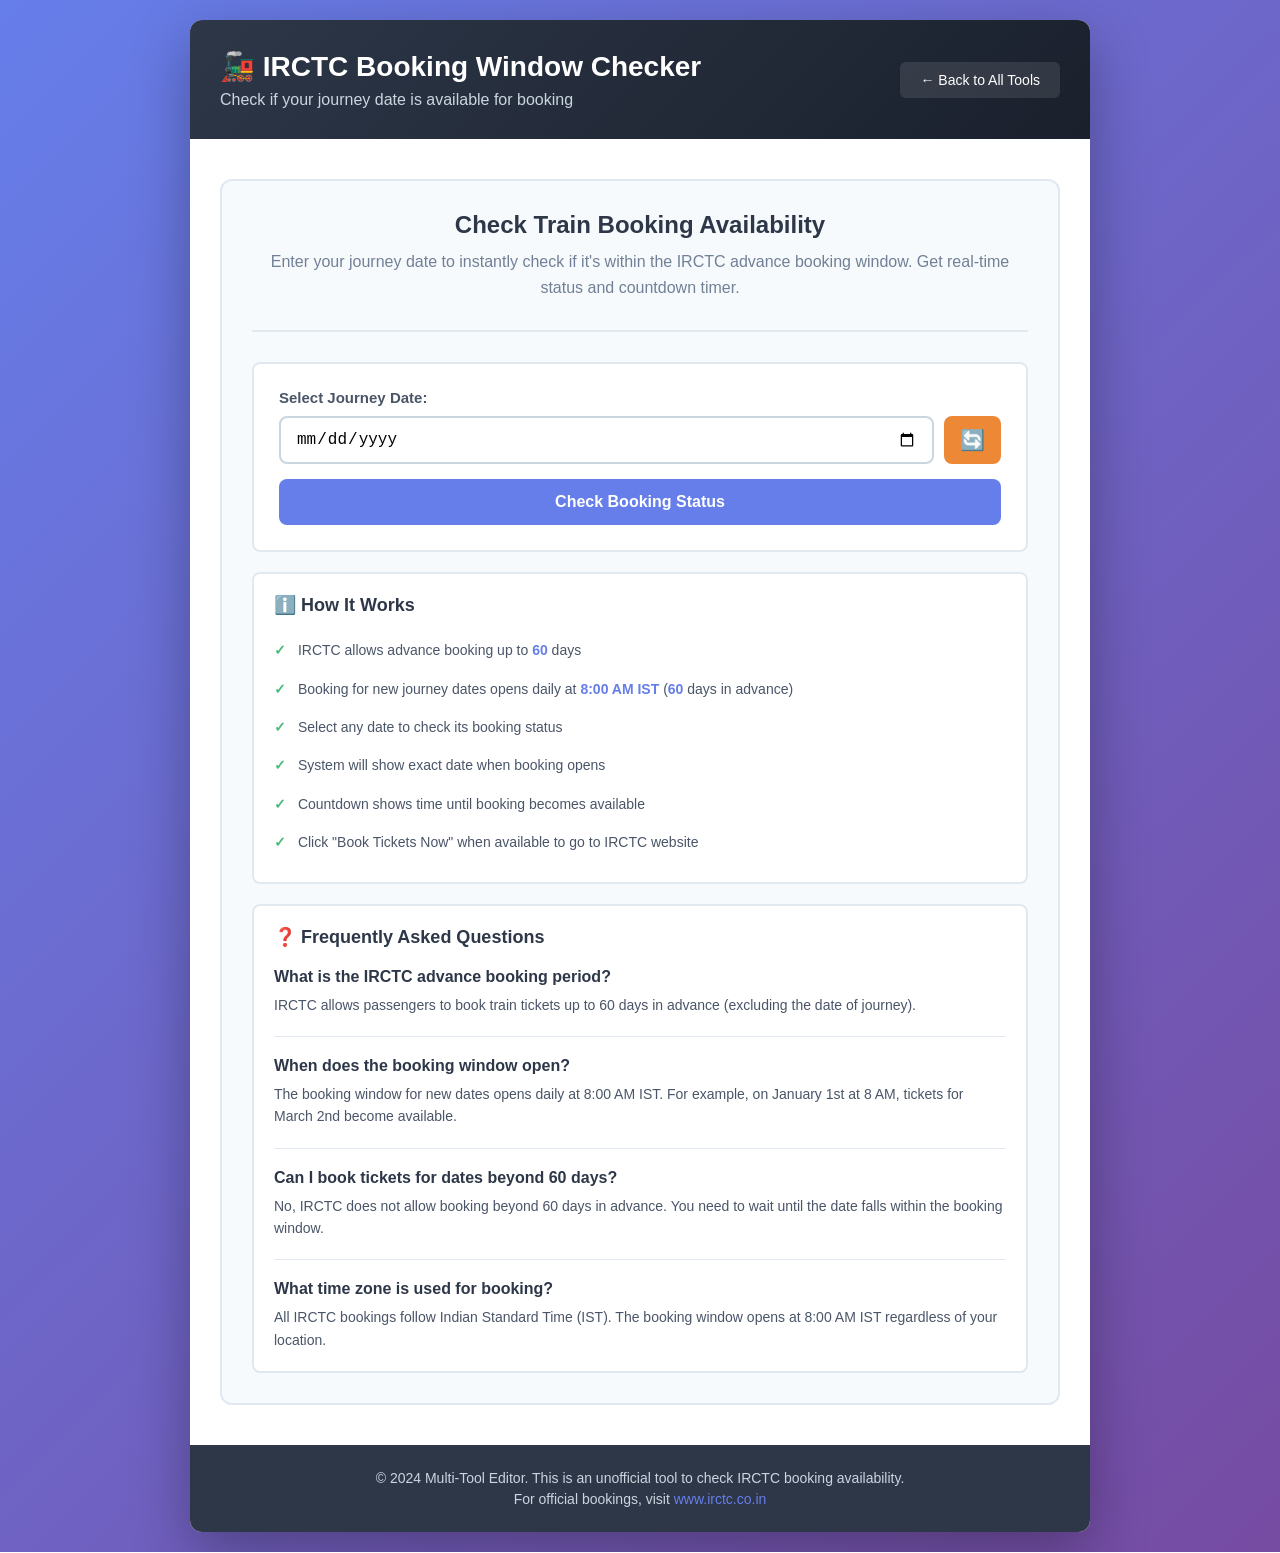
<file: irctc-booking-checker.html>
<!DOCTYPE html>
<html lang="en">
<head>
    <meta charset="UTF-8">
    <meta name="viewport" content="width=device-width, initial-scale=1.0">
    <meta name="description" content="Check IRCTC train booking availability instantly. Find out if your journey date is within the 60-day advance booking window. Real-time countdown and booking status checker.">
    <meta name="keywords" content="IRCTC, train booking, railway booking, advance booking, booking window, Indian Railways, train tickets, IRCTC checker">
    <meta name="author" content="Multi-Tool Editor">
    <meta property="og:title" content="IRCTC Booking Window Checker - Check Train Booking Availability">
    <meta property="og:description" content="Instantly check if your train journey date is available for booking on IRCTC. Get real-time booking status and countdown timer.">
    <meta property="og:type" content="website">
    <title>IRCTC Booking Window Checker - Check Train Booking Availability Online</title>
    <link rel="stylesheet" href="irctc-styles.css">
</head>
<body>
    <div class="container">
        <header class="header">
            <div class="header-content">
                <h1>🚂 IRCTC Booking Window Checker</h1>
                <p class="subtitle">Check if your journey date is available for booking</p>
            </div>
            <a href="index.html" class="back-link">← Back to All Tools</a>
        </header>
        
        <main class="main-content">
            <div class="irctc-card">
                <div class="intro-section">
                    <h2>Check Train Booking Availability</h2>
                    <p>Enter your journey date to instantly check if it's within the IRCTC advance booking window. Get real-time status and countdown timer.</p>
                </div>
                
                <div class="irctc-input-group">
                    <label for="journeyDate">Select Journey Date:</label>
                    <div class="irctc-input-row">
                        <input type="date" id="journeyDate" class="irctc-date-input" />
                        <button id="resetIRCTCBtn" class="irctc-reset-btn" title="Reset">🔄</button>
                    </div>
                    <button id="checkBookingBtn" class="irctc-check-btn">Check Booking Status</button>
                </div>
                
                <div id="irctcResult" class="irctc-result"></div>
                <div id="irctcCountdown" class="irctc-countdown"></div>
                
                <div class="irctc-info">
                    <h3>ℹ️ How It Works</h3>
                    <ul>
                        <li>IRCTC allows advance booking up to <strong id="advanceDaysDisplay">60</strong> days</li>
                        <li>Booking for new journey dates opens daily at <strong>8:00 AM IST</strong> (<strong id="advanceDaysDisplay2">60</strong> days in advance)</li>
                        <li>Select any date to check its booking status</li>
                        <li>System will show exact date when booking opens</li>
                        <li>Countdown shows time until booking becomes available</li>
                        <li>Click "Book Tickets Now" when available to go to IRCTC website</li>
                    </ul>
                </div>
                
                <div class="faq-section">
                    <h3>❓ Frequently Asked Questions</h3>
                    <div class="faq-item">
                        <h4>What is the IRCTC advance booking period?</h4>
                        <p>IRCTC allows passengers to book train tickets up to 60 days in advance (excluding the date of journey).</p>
                    </div>
                    <div class="faq-item">
                        <h4>When does the booking window open?</h4>
                        <p>The booking window for new dates opens daily at 8:00 AM IST. For example, on January 1st at 8 AM, tickets for March 2nd become available.</p>
                    </div>
                    <div class="faq-item">
                        <h4>Can I book tickets for dates beyond 60 days?</h4>
                        <p>No, IRCTC does not allow booking beyond 60 days in advance. You need to wait until the date falls within the booking window.</p>
                    </div>
                    <div class="faq-item">
                        <h4>What time zone is used for booking?</h4>
                        <p>All IRCTC bookings follow Indian Standard Time (IST). The booking window opens at 8:00 AM IST regardless of your location.</p>
                    </div>
                </div>
            </div>
        </main>
        
        <footer class="footer">
            <p>&copy; 2024 Multi-Tool Editor. This is an unofficial tool to check IRCTC booking availability.</p>
            <p>For official bookings, visit <a href="https://www.irctc.co.in" target="_blank" rel="noopener">www.irctc.co.in</a></p>
        </footer>
    </div>
    
    <script src="irctc-script.js"></script>
</body>
</html>
</file>
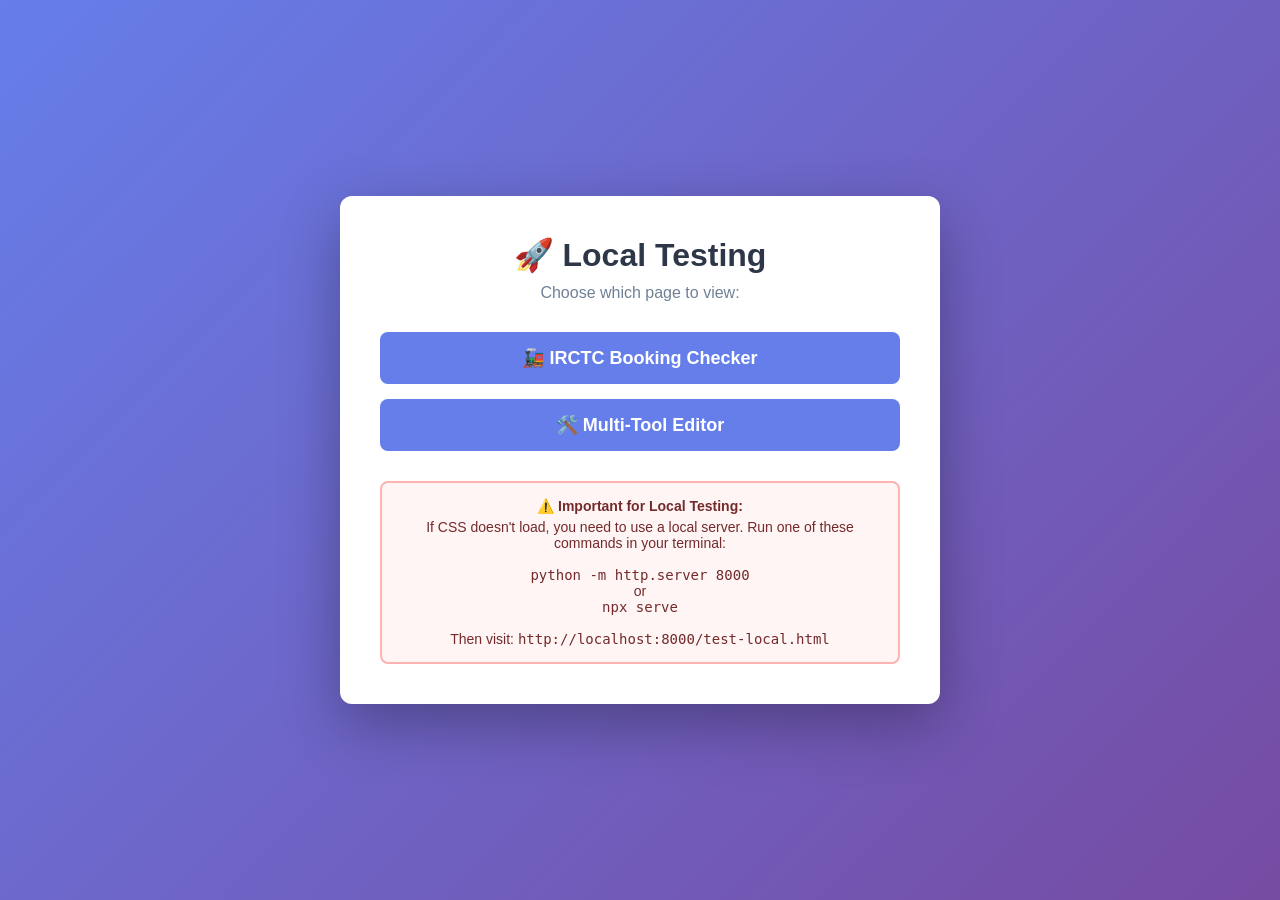
<file: test-local.html>
<!DOCTYPE html>
<html lang="en">
<head>
    <meta charset="UTF-8">
    <meta name="viewport" content="width=device-width, initial-scale=1.0">
    <title>Local Testing - Choose Your Page</title>
    <style>
        * {
            margin: 0;
            padding: 0;
            box-sizing: border-box;
        }
        body {
            font-family: 'Segoe UI', Tahoma, Geneva, Verdana, sans-serif;
            background: linear-gradient(135deg, #667eea 0%, #764ba2 100%);
            min-height: 100vh;
            display: flex;
            justify-content: center;
            align-items: center;
            padding: 20px;
        }
        .container {
            background: white;
            border-radius: 12px;
            padding: 40px;
            box-shadow: 0 20px 60px rgba(0,0,0,0.3);
            max-width: 600px;
            text-align: center;
        }
        h1 {
            color: #2d3748;
            margin-bottom: 10px;
        }
        p {
            color: #718096;
            margin-bottom: 30px;
        }
        .links {
            display: flex;
            flex-direction: column;
            gap: 15px;
        }
        a {
            display: block;
            padding: 15px 30px;
            background: #667eea;
            color: white;
            text-decoration: none;
            border-radius: 8px;
            font-size: 18px;
            font-weight: 600;
            transition: all 0.3s;
        }
        a:hover {
            background: #5568d3;
            transform: translateY(-2px);
            box-shadow: 0 4px 12px rgba(102, 126, 234, 0.4);
        }
        .note {
            margin-top: 30px;
            padding: 15px;
            background: #fff5f5;
            border: 2px solid #feb2b2;
            border-radius: 8px;
            color: #742a2a;
            font-size: 14px;
        }
        .note strong {
            display: block;
            margin-bottom: 5px;
        }
    </style>
</head>
<body>
    <div class="container">
        <h1>🚀 Local Testing</h1>
        <p>Choose which page to view:</p>
        
        <div class="links">
            <a href="irctc/index.html">🚂 IRCTC Booking Checker</a>
            <a href="tools/index.html">🛠️ Multi-Tool Editor</a>
        </div>
        
        <div class="note">
            <strong>⚠️ Important for Local Testing:</strong>
            If CSS doesn't load, you need to use a local server. Run one of these commands in your terminal:
            <br><br>
            <code>python -m http.server 8000</code>
            <br>or<br>
            <code>npx serve</code>
            <br><br>
            Then visit: <code>http://localhost:8000/test-local.html</code>
        </div>
    </div>
</body>
</html>
</file>
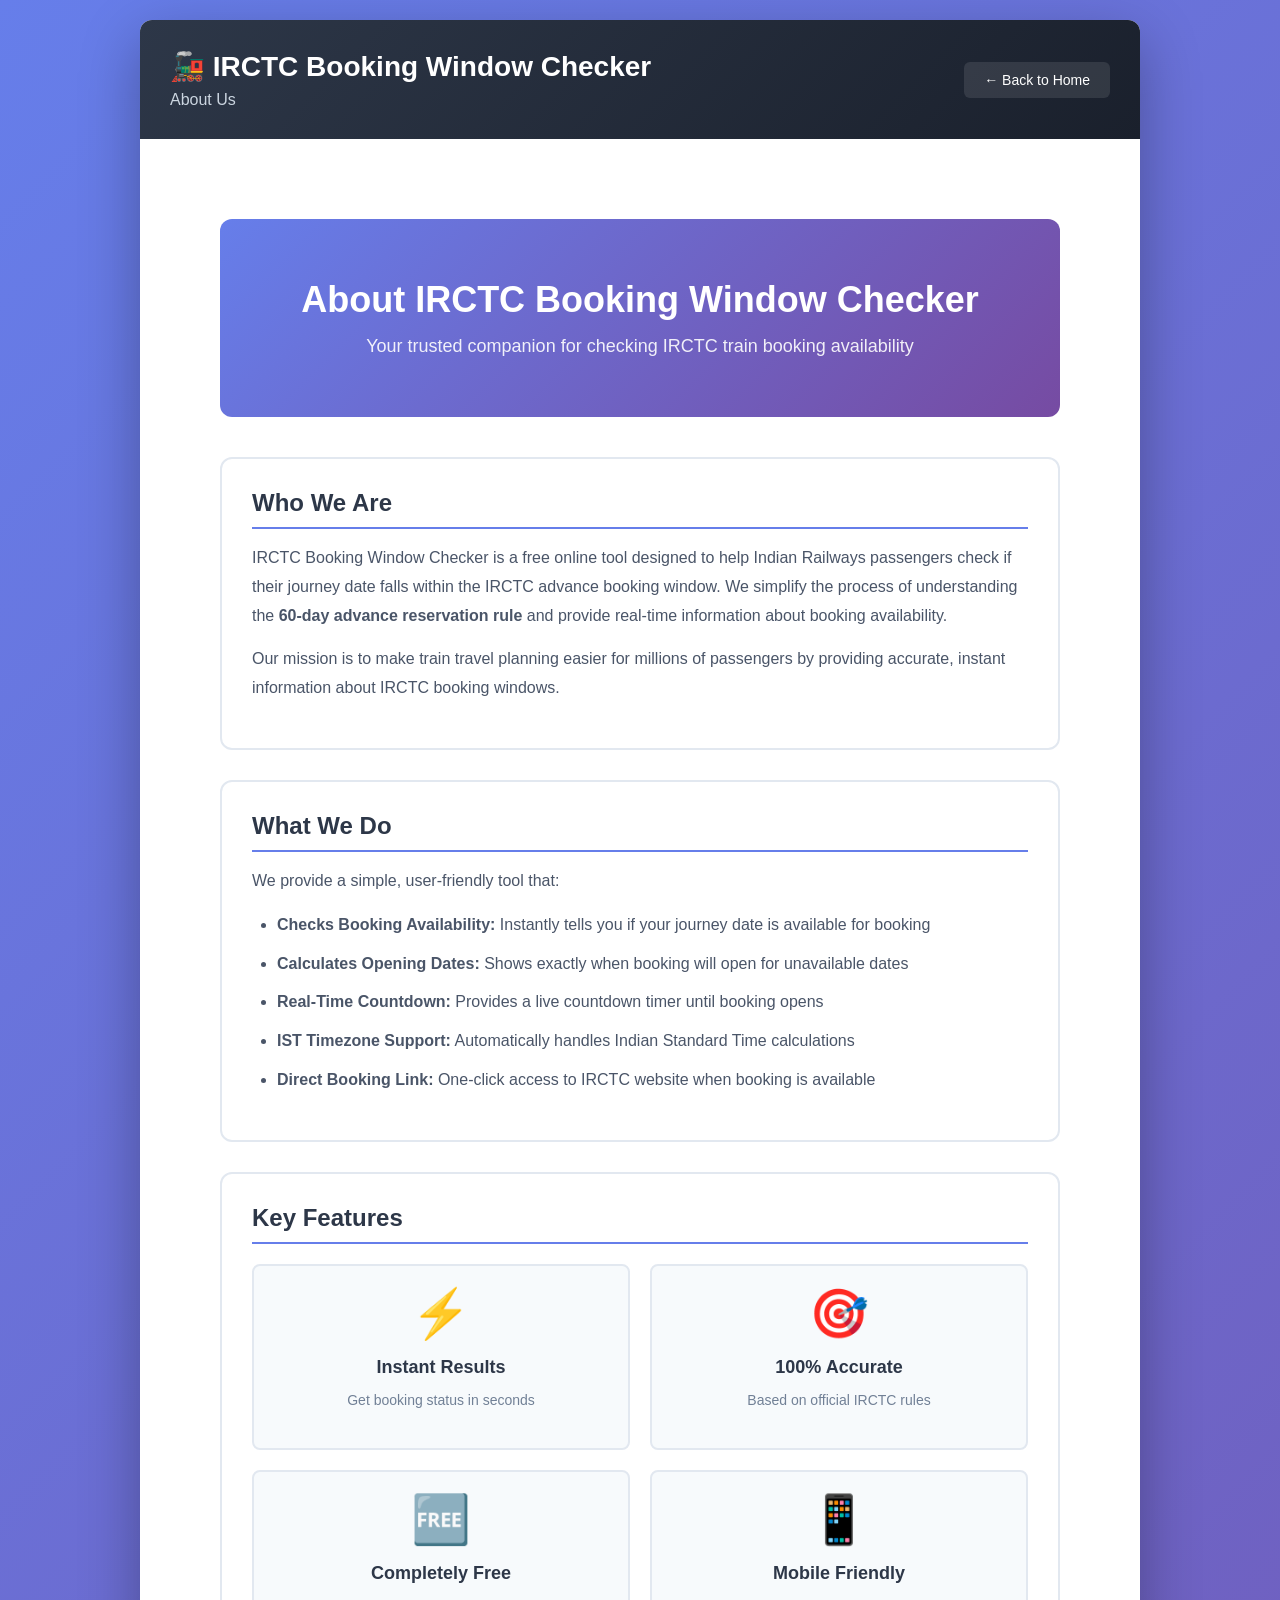
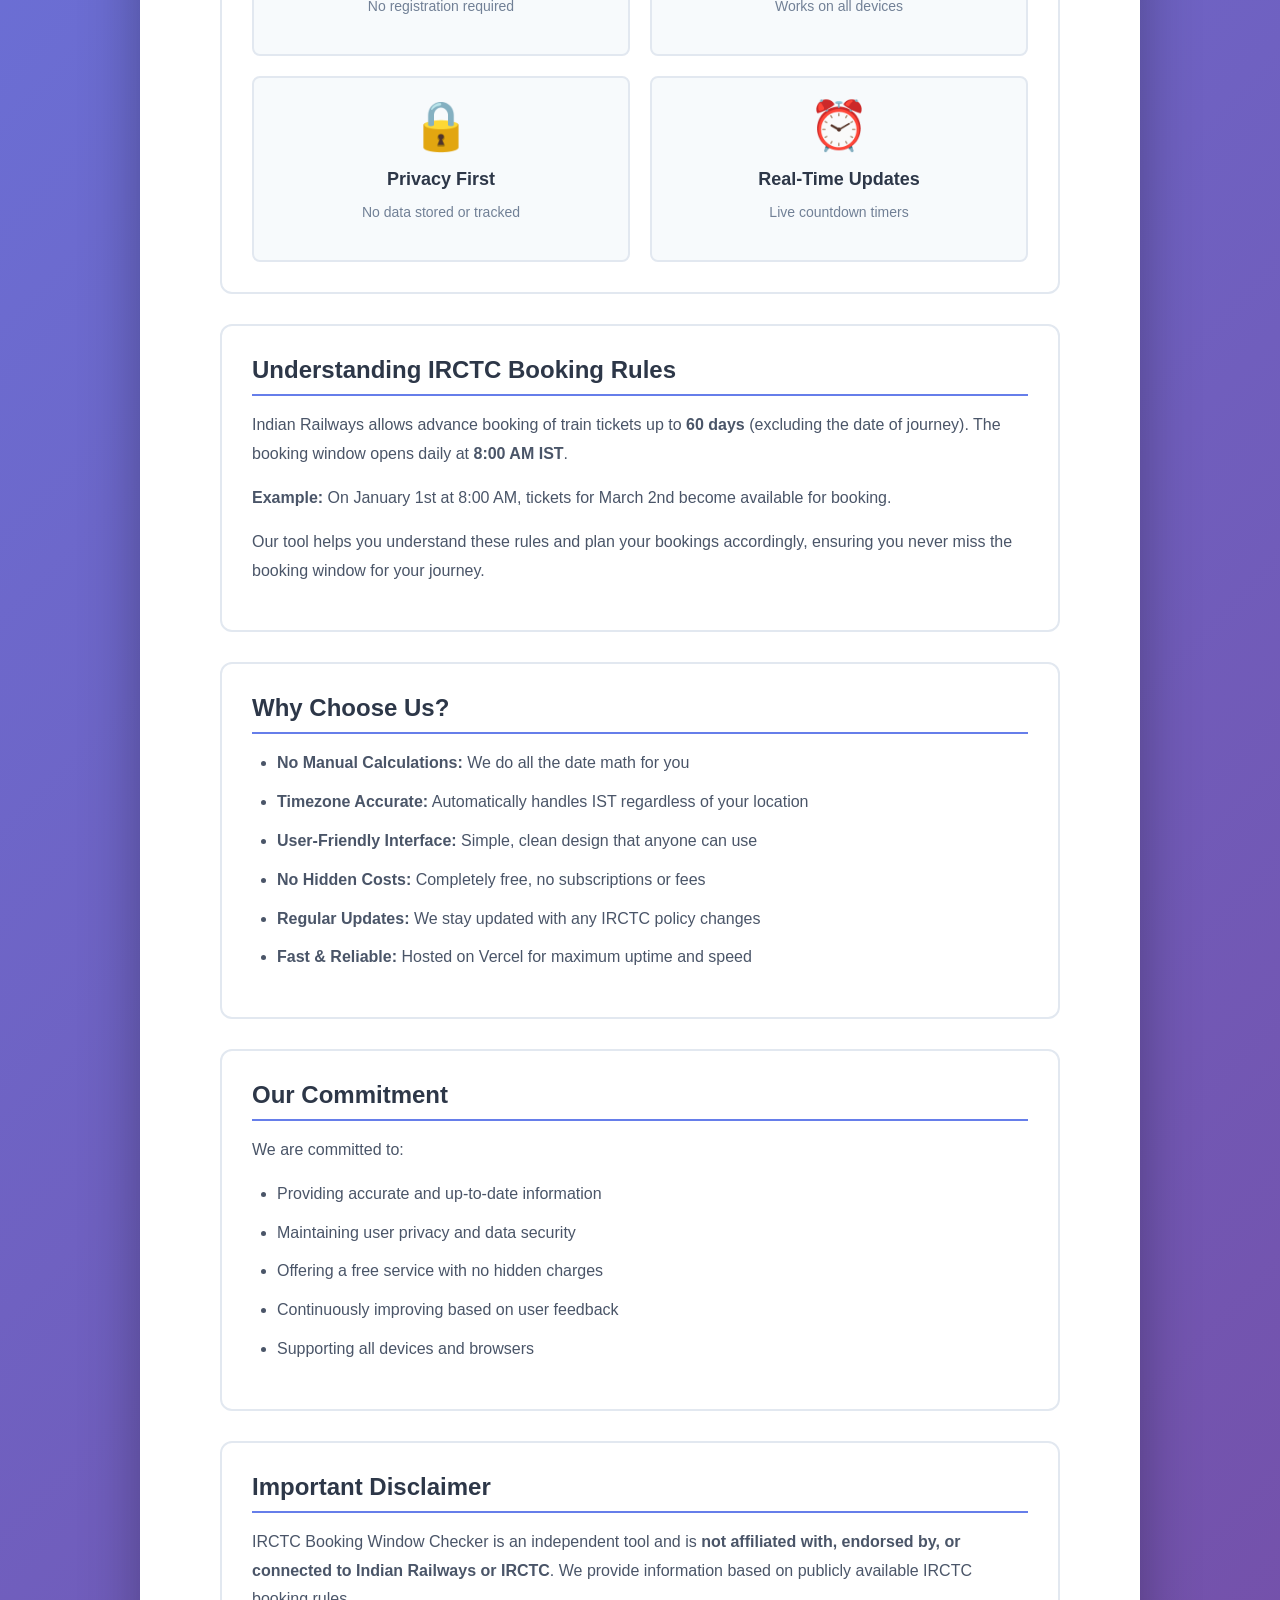
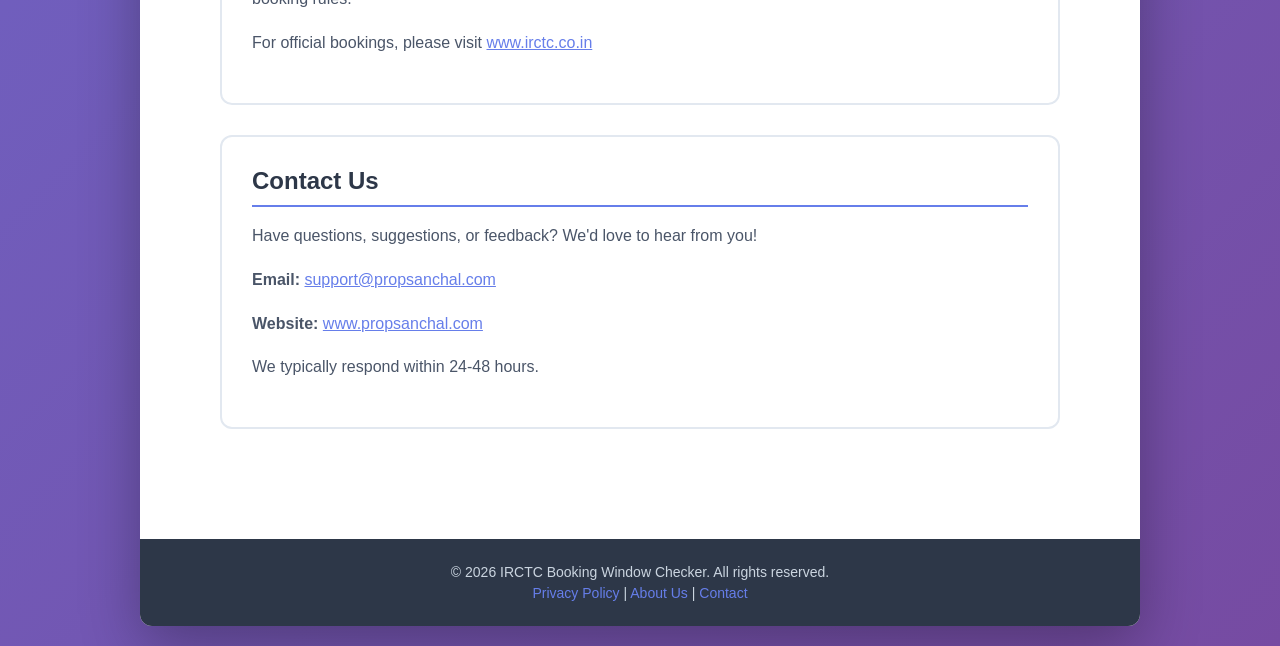
<file: irctc/about.html>
<!DOCTYPE html>
<html lang="en">
<head>
    <meta charset="UTF-8">
    <meta name="viewport" content="width=device-width, initial-scale=1.0">
    
    <!-- Favicon -->
    <link rel="icon" type="image/svg+xml" href="/favicon.svg">
    <link rel="shortcut icon" href="/favicon.svg">
    
    <title>About Us - IRCTC Booking Window Checker</title>
    <meta name="description" content="Learn about IRCTC Booking Window Checker - your free tool to check train booking availability within the 60-day advance reservation period.">
    <meta name="robots" content="index, follow">
    <link rel="canonical" href="https://www.propsanchal.com/about">
    
    <!-- Google AdSense -->
    <script async src="https://pagead2.googlesyndication.com/pagead/js/adsbygoogle.js?client=ca-pub-9463283499640795"
     crossorigin="anonymous"></script>
    
    <link rel="stylesheet" href="/irctc/styles.css">
    <style>
        .about-content {
            max-width: 900px;
            margin: 0 auto;
            padding: 40px 30px;
        }
        .about-hero {
            background: linear-gradient(135deg, #667eea 0%, #764ba2 100%);
            color: white;
            padding: 60px 30px;
            border-radius: 12px;
            text-align: center;
            margin-bottom: 40px;
        }
        .about-hero h1 {
            font-size: 36px;
            margin-bottom: 15px;
        }
        .about-hero p {
            font-size: 18px;
            opacity: 0.9;
        }
        .about-section {
            background: white;
            padding: 30px;
            border-radius: 12px;
            border: 2px solid #e2e8f0;
            margin-bottom: 30px;
        }
        .about-section h2 {
            font-size: 24px;
            color: #2d3748;
            margin-bottom: 15px;
            border-bottom: 2px solid #667eea;
            padding-bottom: 10px;
        }
        .about-section p {
            color: #4a5568;
            line-height: 1.8;
            margin-bottom: 15px;
        }
        .about-section ul {
            margin-left: 25px;
            margin-bottom: 15px;
        }
        .about-section li {
            color: #4a5568;
            line-height: 1.8;
            margin-bottom: 10px;
        }
        .features-grid {
            display: grid;
            grid-template-columns: repeat(auto-fit, minmax(250px, 1fr));
            gap: 20px;
            margin-top: 20px;
        }
        .feature-card {
            background: #f7fafc;
            padding: 20px;
            border-radius: 8px;
            border: 2px solid #e2e8f0;
            text-align: center;
        }
        .feature-icon {
            font-size: 48px;
            margin-bottom: 15px;
        }
        .feature-card h3 {
            font-size: 18px;
            color: #2d3748;
            margin-bottom: 10px;
        }
        .feature-card p {
            font-size: 14px;
            color: #718096;
        }
        .stats-grid {
            display: grid;
            grid-template-columns: repeat(auto-fit, minmax(200px, 1fr));
            gap: 20px;
            margin-top: 20px;
        }
        .stat-card {
            background: linear-gradient(135deg, #667eea 0%, #764ba2 100%);
            color: white;
            padding: 30px;
            border-radius: 8px;
            text-align: center;
        }
        .stat-number {
            font-size: 36px;
            font-weight: bold;
            margin-bottom: 10px;
        }
        .stat-label {
            font-size: 14px;
            opacity: 0.9;
        }
    </style>
</head>
<body>
    <div class="container">
        <header class="header">
            <div class="header-content">
                <h1>🚂 IRCTC Booking Window Checker</h1>
                <p class="subtitle">About Us</p>
            </div>
            <a href="/" class="back-link">← Back to Home</a>
        </header>
        
        <main class="main-content">
            <div class="about-content">
                <div class="about-hero">
                    <h1>About IRCTC Booking Window Checker</h1>
                    <p>Your trusted companion for checking IRCTC train booking availability</p>
                </div>
                
                <div class="about-section">
                    <h2>Who We Are</h2>
                    <p>IRCTC Booking Window Checker is a free online tool designed to help Indian Railways passengers check if their journey date falls within the IRCTC advance booking window. We simplify the process of understanding the <strong>60-day advance reservation rule</strong> and provide real-time information about booking availability.</p>
                    <p>Our mission is to make train travel planning easier for millions of passengers by providing accurate, instant information about IRCTC booking windows.</p>
                </div>
                
                <div class="about-section">
                    <h2>What We Do</h2>
                    <p>We provide a simple, user-friendly tool that:</p>
                    <ul>
                        <li><strong>Checks Booking Availability:</strong> Instantly tells you if your journey date is available for booking</li>
                        <li><strong>Calculates Opening Dates:</strong> Shows exactly when booking will open for unavailable dates</li>
                        <li><strong>Real-Time Countdown:</strong> Provides a live countdown timer until booking opens</li>
                        <li><strong>IST Timezone Support:</strong> Automatically handles Indian Standard Time calculations</li>
                        <li><strong>Direct Booking Link:</strong> One-click access to IRCTC website when booking is available</li>
                    </ul>
                </div>
                
                <div class="about-section">
                    <h2>Key Features</h2>
                    <div class="features-grid">
                        <div class="feature-card">
                            <div class="feature-icon">⚡</div>
                            <h3>Instant Results</h3>
                            <p>Get booking status in seconds</p>
                        </div>
                        <div class="feature-card">
                            <div class="feature-icon">🎯</div>
                            <h3>100% Accurate</h3>
                            <p>Based on official IRCTC rules</p>
                        </div>
                        <div class="feature-card">
                            <div class="feature-icon">🆓</div>
                            <h3>Completely Free</h3>
                            <p>No registration required</p>
                        </div>
                        <div class="feature-card">
                            <div class="feature-icon">📱</div>
                            <h3>Mobile Friendly</h3>
                            <p>Works on all devices</p>
                        </div>
                        <div class="feature-card">
                            <div class="feature-icon">🔒</div>
                            <h3>Privacy First</h3>
                            <p>No data stored or tracked</p>
                        </div>
                        <div class="feature-card">
                            <div class="feature-icon">⏰</div>
                            <h3>Real-Time Updates</h3>
                            <p>Live countdown timers</p>
                        </div>
                    </div>
                </div>
                
                <div class="about-section">
                    <h2>Understanding IRCTC Booking Rules</h2>
                    <p>Indian Railways allows advance booking of train tickets up to <strong>60 days</strong> (excluding the date of journey). The booking window opens daily at <strong>8:00 AM IST</strong>.</p>
                    <p><strong>Example:</strong> On January 1st at 8:00 AM, tickets for March 2nd become available for booking.</p>
                    <p>Our tool helps you understand these rules and plan your bookings accordingly, ensuring you never miss the booking window for your journey.</p>
                </div>
                
                <div class="about-section">
                    <h2>Why Choose Us?</h2>
                    <ul>
                        <li><strong>No Manual Calculations:</strong> We do all the date math for you</li>
                        <li><strong>Timezone Accurate:</strong> Automatically handles IST regardless of your location</li>
                        <li><strong>User-Friendly Interface:</strong> Simple, clean design that anyone can use</li>
                        <li><strong>No Hidden Costs:</strong> Completely free, no subscriptions or fees</li>
                        <li><strong>Regular Updates:</strong> We stay updated with any IRCTC policy changes</li>
                        <li><strong>Fast & Reliable:</strong> Hosted on Vercel for maximum uptime and speed</li>
                    </ul>
                </div>
                
                <div class="about-section">
                    <h2>Our Commitment</h2>
                    <p>We are committed to:</p>
                    <ul>
                        <li>Providing accurate and up-to-date information</li>
                        <li>Maintaining user privacy and data security</li>
                        <li>Offering a free service with no hidden charges</li>
                        <li>Continuously improving based on user feedback</li>
                        <li>Supporting all devices and browsers</li>
                    </ul>
                </div>
                
                <div class="about-section">
                    <h2>Important Disclaimer</h2>
                    <p>IRCTC Booking Window Checker is an independent tool and is <strong>not affiliated with, endorsed by, or connected to Indian Railways or IRCTC</strong>. We provide information based on publicly available IRCTC booking rules.</p>
                    <p>For official bookings, please visit <a href="https://www.irctc.co.in" target="_blank" rel="noopener" style="color: #667eea;">www.irctc.co.in</a></p>
                </div>
                
                <div class="about-section">
                    <h2>Contact Us</h2>
                    <p>Have questions, suggestions, or feedback? We'd love to hear from you!</p>
                    <p><strong>Email:</strong> <a href="mailto:support@propsanchal.com" style="color: #667eea;">support@propsanchal.com</a></p>
                    <p><strong>Website:</strong> <a href="https://www.propsanchal.com" style="color: #667eea;">www.propsanchal.com</a></p>
                    <p>We typically respond within 24-48 hours.</p>
                </div>
            </div>
        </main>
        
        <footer class="footer">
            <p>&copy; 2026 IRCTC Booking Window Checker. All rights reserved.</p>
            <p>
                <a href="/privacy-policy" style="color: #667eea; text-decoration: none;">Privacy Policy</a> | 
                <a href="/about" style="color: #667eea; text-decoration: none;">About Us</a> | 
                <a href="/contact" style="color: #667eea; text-decoration: none;">Contact</a>
            </p>
        </footer>
    </div>
</body>
</html>
</file>
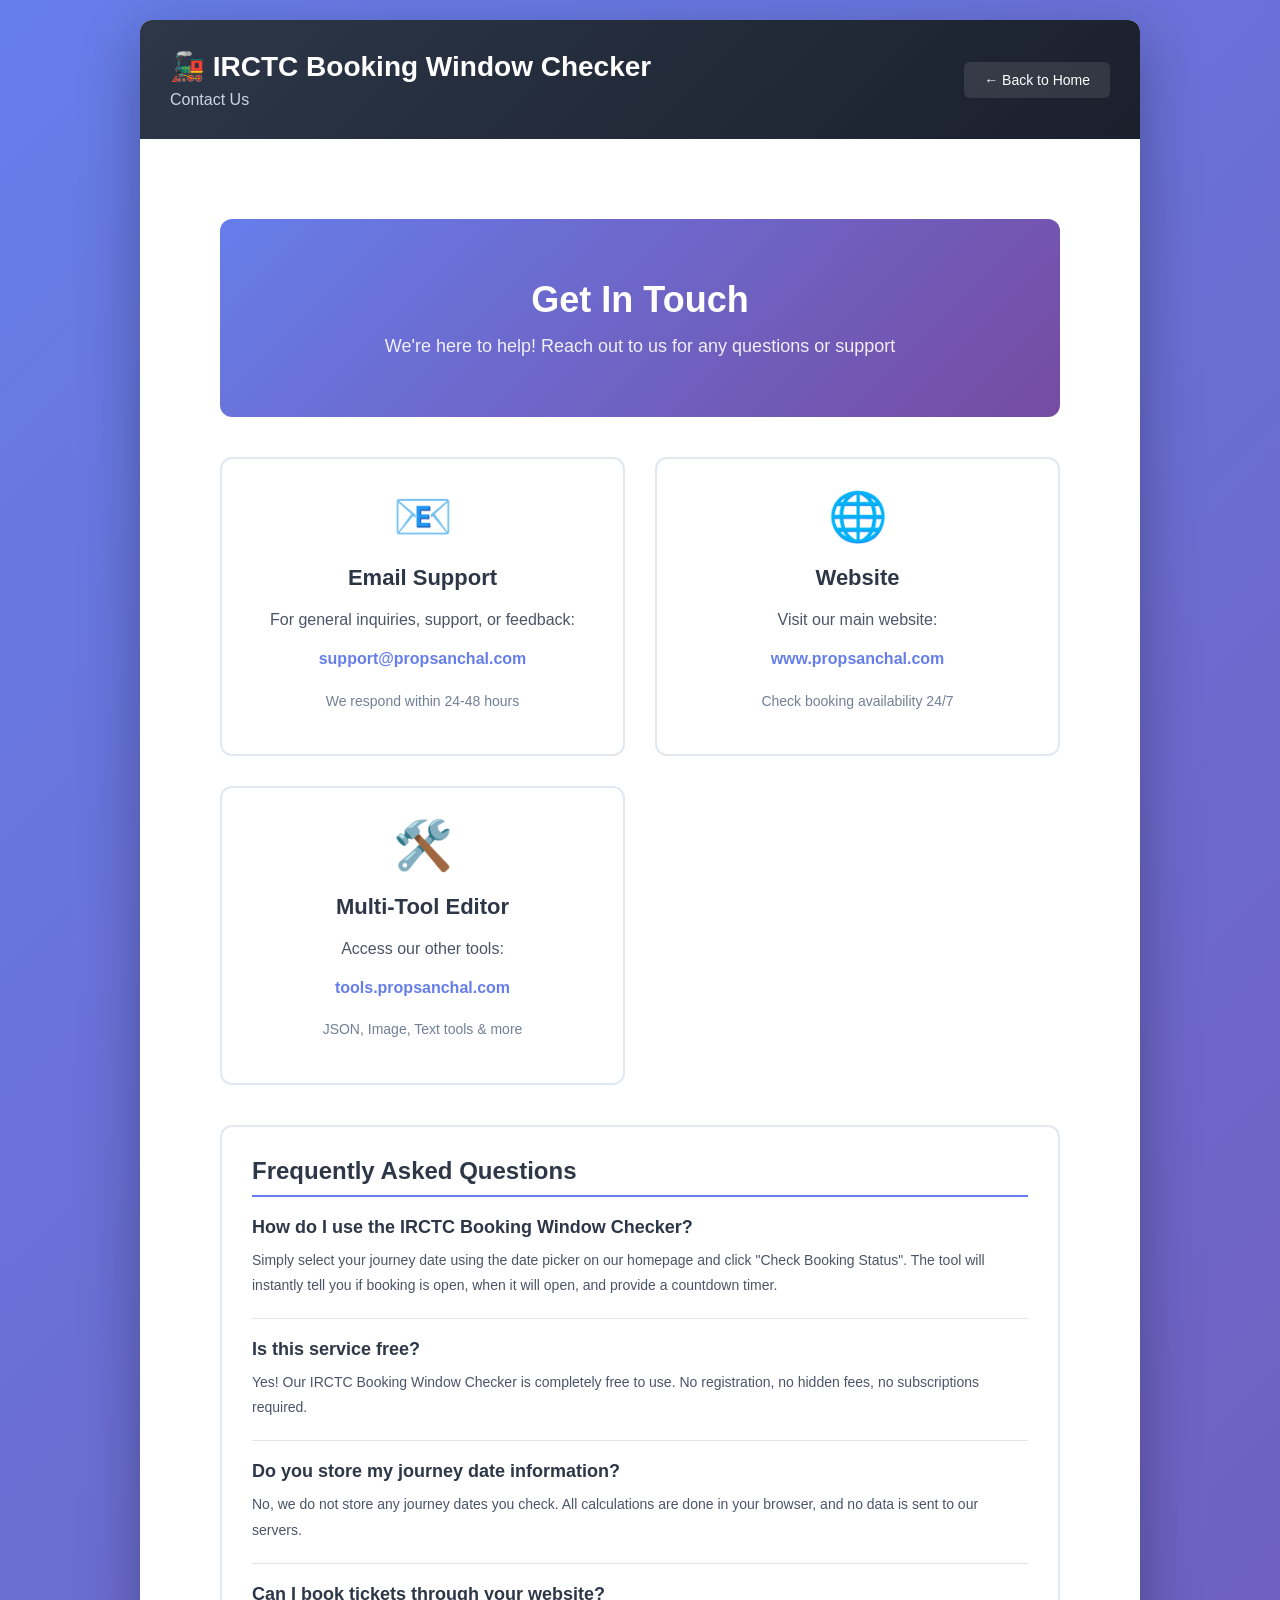
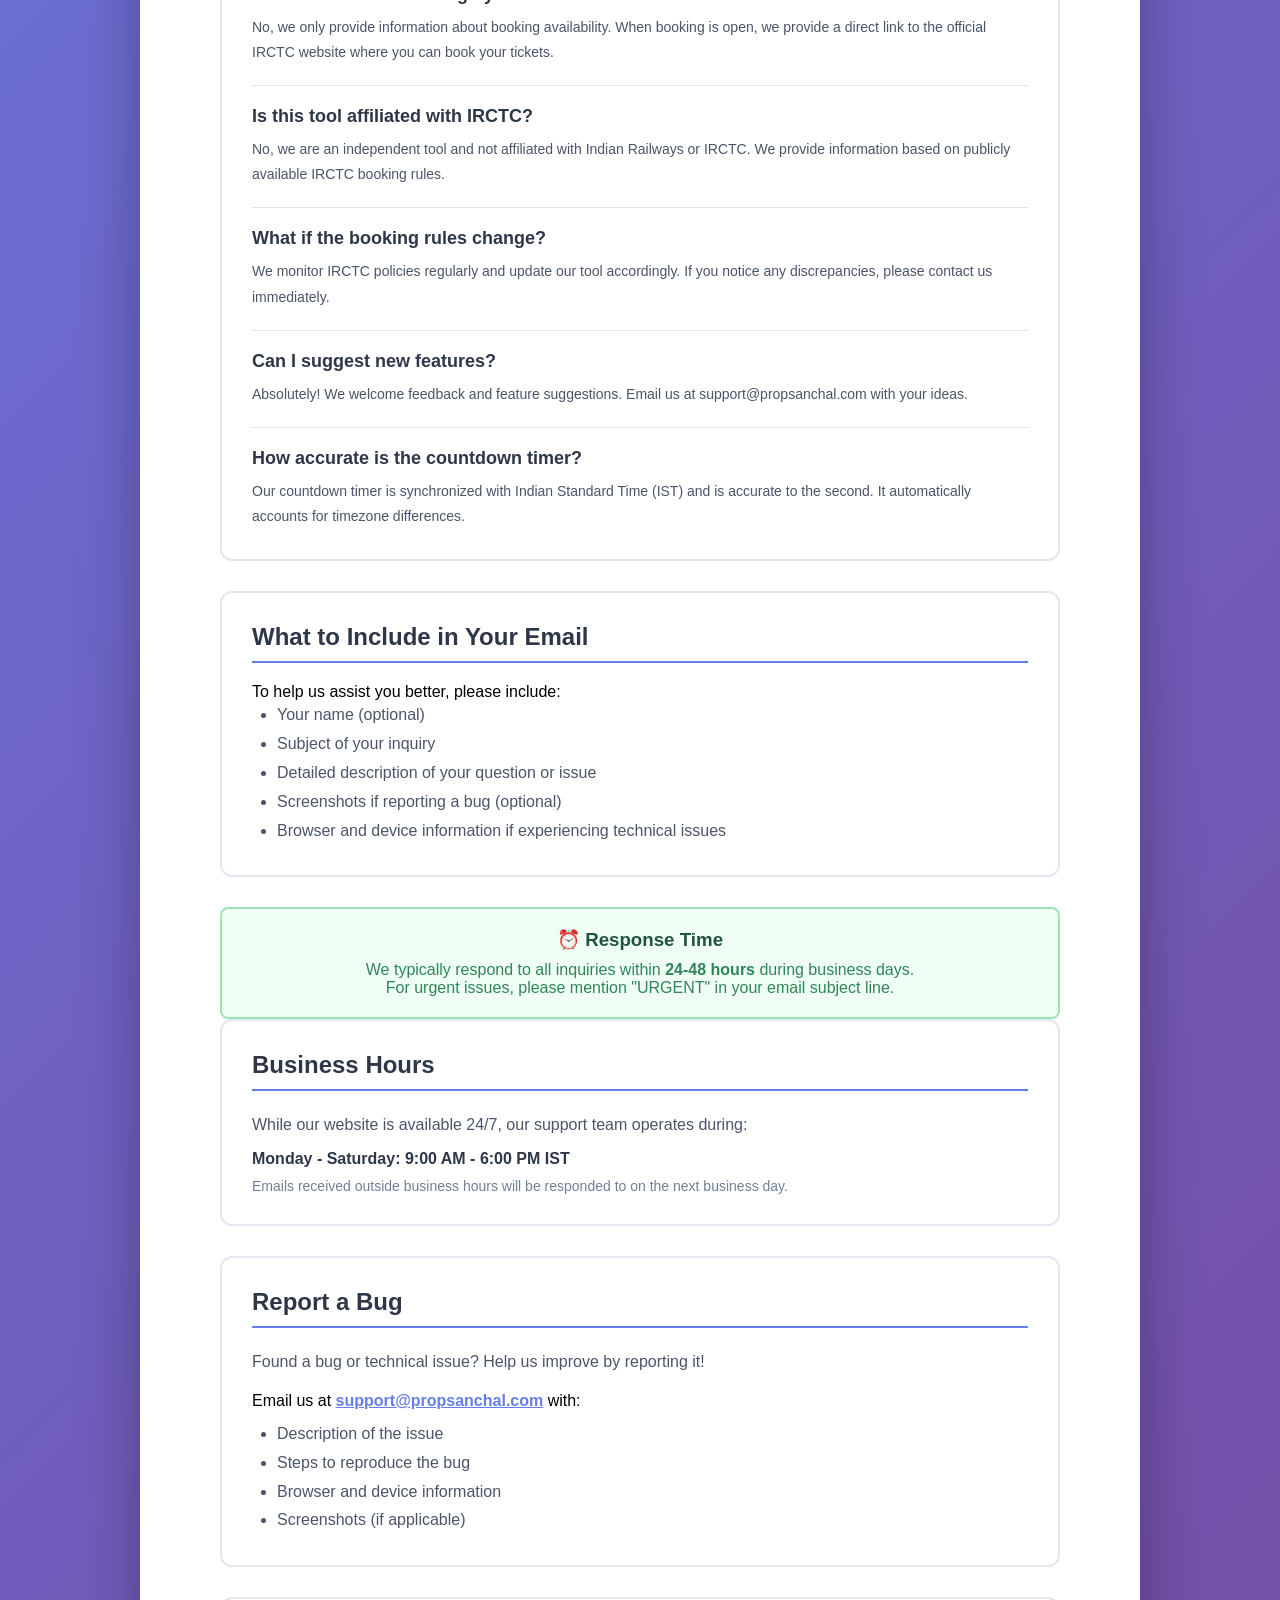
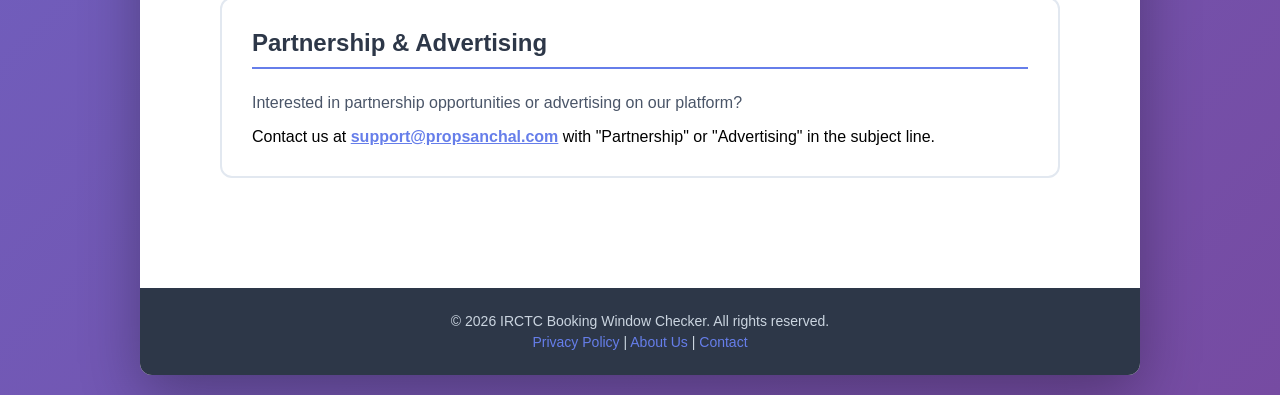
<file: irctc/contact.html>
<!DOCTYPE html>
<html lang="en">
<head>
    <meta charset="UTF-8">
    <meta name="viewport" content="width=device-width, initial-scale=1.0">
    
    <!-- Favicon -->
    <link rel="icon" type="image/svg+xml" href="/favicon.svg">
    <link rel="shortcut icon" href="/favicon.svg">
    
    <title>Contact Us - IRCTC Booking Window Checker</title>
    <meta name="description" content="Contact IRCTC Booking Window Checker. Get in touch with us for support, feedback, or inquiries at support@propsanchal.com">
    <meta name="robots" content="index, follow">
    <link rel="canonical" href="https://www.propsanchal.com/contact">
    
    <!-- Google AdSense -->
    <script async src="https://pagead2.googlesyndication.com/pagead/js/adsbygoogle.js?client=ca-pub-9463283499640795"
     crossorigin="anonymous"></script>
    
    <link rel="stylesheet" href="/irctc/styles.css">
    <style>
        .contact-content {
            max-width: 900px;
            margin: 0 auto;
            padding: 40px 30px;
        }
        .contact-hero {
            background: linear-gradient(135deg, #667eea 0%, #764ba2 100%);
            color: white;
            padding: 60px 30px;
            border-radius: 12px;
            text-align: center;
            margin-bottom: 40px;
        }
        .contact-hero h1 {
            font-size: 36px;
            margin-bottom: 15px;
        }
        .contact-hero p {
            font-size: 18px;
            opacity: 0.9;
        }
        .contact-grid {
            display: grid;
            grid-template-columns: repeat(auto-fit, minmax(300px, 1fr));
            gap: 30px;
            margin-bottom: 40px;
        }
        .contact-card {
            background: white;
            padding: 30px;
            border-radius: 12px;
            border: 2px solid #e2e8f0;
            text-align: center;
        }
        .contact-icon {
            font-size: 48px;
            margin-bottom: 20px;
        }
        .contact-card h2 {
            font-size: 22px;
            color: #2d3748;
            margin-bottom: 15px;
        }
        .contact-card p {
            color: #4a5568;
            line-height: 1.8;
            margin-bottom: 10px;
        }
        .contact-card a {
            color: #667eea;
            text-decoration: none;
            font-weight: 600;
        }
        .contact-card a:hover {
            text-decoration: underline;
        }
        .faq-section {
            background: white;
            padding: 30px;
            border-radius: 12px;
            border: 2px solid #e2e8f0;
            margin-bottom: 30px;
        }
        .faq-section h2 {
            font-size: 24px;
            color: #2d3748;
            margin-bottom: 20px;
            border-bottom: 2px solid #667eea;
            padding-bottom: 10px;
        }
        .faq-item {
            margin-bottom: 20px;
            padding-bottom: 20px;
            border-bottom: 1px solid #e2e8f0;
        }
        .faq-item:last-child {
            border-bottom: none;
        }
        .faq-item h3 {
            font-size: 18px;
            color: #2d3748;
            margin-bottom: 10px;
        }
        .faq-item p {
            color: #4a5568;
            line-height: 1.8;
        }
        .response-time {
            background: #f0fff4;
            border: 2px solid #9ae6b4;
            padding: 20px;
            border-radius: 8px;
            text-align: center;
            margin-top: 30px;
        }
        .response-time h3 {
            color: #22543d;
            margin-bottom: 10px;
        }
        .response-time p {
            color: #2f855a;
        }
    </style>
</head>
<body>
    <div class="container">
        <header class="header">
            <div class="header-content">
                <h1>🚂 IRCTC Booking Window Checker</h1>
                <p class="subtitle">Contact Us</p>
            </div>
            <a href="/" class="back-link">← Back to Home</a>
        </header>
        
        <main class="main-content">
            <div class="contact-content">
                <div class="contact-hero">
                    <h1>Get In Touch</h1>
                    <p>We're here to help! Reach out to us for any questions or support</p>
                </div>
                
                <div class="contact-grid">
                    <div class="contact-card">
                        <div class="contact-icon">📧</div>
                        <h2>Email Support</h2>
                        <p>For general inquiries, support, or feedback:</p>
                        <p><a href="mailto:support@propsanchal.com">support@propsanchal.com</a></p>
                        <p style="font-size: 14px; color: #718096; margin-top: 15px;">We respond within 24-48 hours</p>
                    </div>
                    
                    <div class="contact-card">
                        <div class="contact-icon">🌐</div>
                        <h2>Website</h2>
                        <p>Visit our main website:</p>
                        <p><a href="https://www.propsanchal.com">www.propsanchal.com</a></p>
                        <p style="font-size: 14px; color: #718096; margin-top: 15px;">Check booking availability 24/7</p>
                    </div>
                    
                    <div class="contact-card">
                        <div class="contact-icon">🛠️</div>
                        <h2>Multi-Tool Editor</h2>
                        <p>Access our other tools:</p>
                        <p><a href="https://tools.propsanchal.com">tools.propsanchal.com</a></p>
                        <p style="font-size: 14px; color: #718096; margin-top: 15px;">JSON, Image, Text tools & more</p>
                    </div>
                </div>
                
                <div class="faq-section">
                    <h2>Frequently Asked Questions</h2>
                    
                    <div class="faq-item">
                        <h3>How do I use the IRCTC Booking Window Checker?</h3>
                        <p>Simply select your journey date using the date picker on our homepage and click "Check Booking Status". The tool will instantly tell you if booking is open, when it will open, and provide a countdown timer.</p>
                    </div>
                    
                    <div class="faq-item">
                        <h3>Is this service free?</h3>
                        <p>Yes! Our IRCTC Booking Window Checker is completely free to use. No registration, no hidden fees, no subscriptions required.</p>
                    </div>
                    
                    <div class="faq-item">
                        <h3>Do you store my journey date information?</h3>
                        <p>No, we do not store any journey dates you check. All calculations are done in your browser, and no data is sent to our servers.</p>
                    </div>
                    
                    <div class="faq-item">
                        <h3>Can I book tickets through your website?</h3>
                        <p>No, we only provide information about booking availability. When booking is open, we provide a direct link to the official IRCTC website where you can book your tickets.</p>
                    </div>
                    
                    <div class="faq-item">
                        <h3>Is this tool affiliated with IRCTC?</h3>
                        <p>No, we are an independent tool and not affiliated with Indian Railways or IRCTC. We provide information based on publicly available IRCTC booking rules.</p>
                    </div>
                    
                    <div class="faq-item">
                        <h3>What if the booking rules change?</h3>
                        <p>We monitor IRCTC policies regularly and update our tool accordingly. If you notice any discrepancies, please contact us immediately.</p>
                    </div>
                    
                    <div class="faq-item">
                        <h3>Can I suggest new features?</h3>
                        <p>Absolutely! We welcome feedback and feature suggestions. Email us at support@propsanchal.com with your ideas.</p>
                    </div>
                    
                    <div class="faq-item">
                        <h3>How accurate is the countdown timer?</h3>
                        <p>Our countdown timer is synchronized with Indian Standard Time (IST) and is accurate to the second. It automatically accounts for timezone differences.</p>
                    </div>
                </div>
                
                <div class="faq-section">
                    <h2>What to Include in Your Email</h2>
                    <p>To help us assist you better, please include:</p>
                    <ul style="margin-left: 25px; color: #4a5568; line-height: 1.8;">
                        <li>Your name (optional)</li>
                        <li>Subject of your inquiry</li>
                        <li>Detailed description of your question or issue</li>
                        <li>Screenshots if reporting a bug (optional)</li>
                        <li>Browser and device information if experiencing technical issues</li>
                    </ul>
                </div>
                
                <div class="response-time">
                    <h3>⏰ Response Time</h3>
                    <p>We typically respond to all inquiries within <strong>24-48 hours</strong> during business days.</p>
                    <p>For urgent issues, please mention "URGENT" in your email subject line.</p>
                </div>
                
                <div class="faq-section">
                    <h2>Business Hours</h2>
                    <p style="color: #4a5568; line-height: 1.8;">While our website is available 24/7, our support team operates during:</p>
                    <p style="color: #2d3748; font-weight: 600; margin-top: 10px;">Monday - Saturday: 9:00 AM - 6:00 PM IST</p>
                    <p style="color: #718096; font-size: 14px; margin-top: 10px;">Emails received outside business hours will be responded to on the next business day.</p>
                </div>
                
                <div class="faq-section">
                    <h2>Report a Bug</h2>
                    <p style="color: #4a5568; line-height: 1.8;">Found a bug or technical issue? Help us improve by reporting it!</p>
                    <p style="margin-top: 15px;">Email us at <a href="mailto:support@propsanchal.com" style="color: #667eea; font-weight: 600;">support@propsanchal.com</a> with:</p>
                    <ul style="margin-left: 25px; color: #4a5568; line-height: 1.8; margin-top: 10px;">
                        <li>Description of the issue</li>
                        <li>Steps to reproduce the bug</li>
                        <li>Browser and device information</li>
                        <li>Screenshots (if applicable)</li>
                    </ul>
                </div>
                
                <div class="faq-section">
                    <h2>Partnership & Advertising</h2>
                    <p style="color: #4a5568; line-height: 1.8;">Interested in partnership opportunities or advertising on our platform?</p>
                    <p style="margin-top: 10px;">Contact us at <a href="mailto:support@propsanchal.com" style="color: #667eea; font-weight: 600;">support@propsanchal.com</a> with "Partnership" or "Advertising" in the subject line.</p>
                </div>
            </div>
        </main>
        
        <footer class="footer">
            <p>&copy; 2026 IRCTC Booking Window Checker. All rights reserved.</p>
            <p>
                <a href="/privacy-policy" style="color: #667eea; text-decoration: none;">Privacy Policy</a> | 
                <a href="/about" style="color: #667eea; text-decoration: none;">About Us</a> | 
                <a href="/contact" style="color: #667eea; text-decoration: none;">Contact</a>
            </p>
        </footer>
    </div>
</body>
</html>
</file>
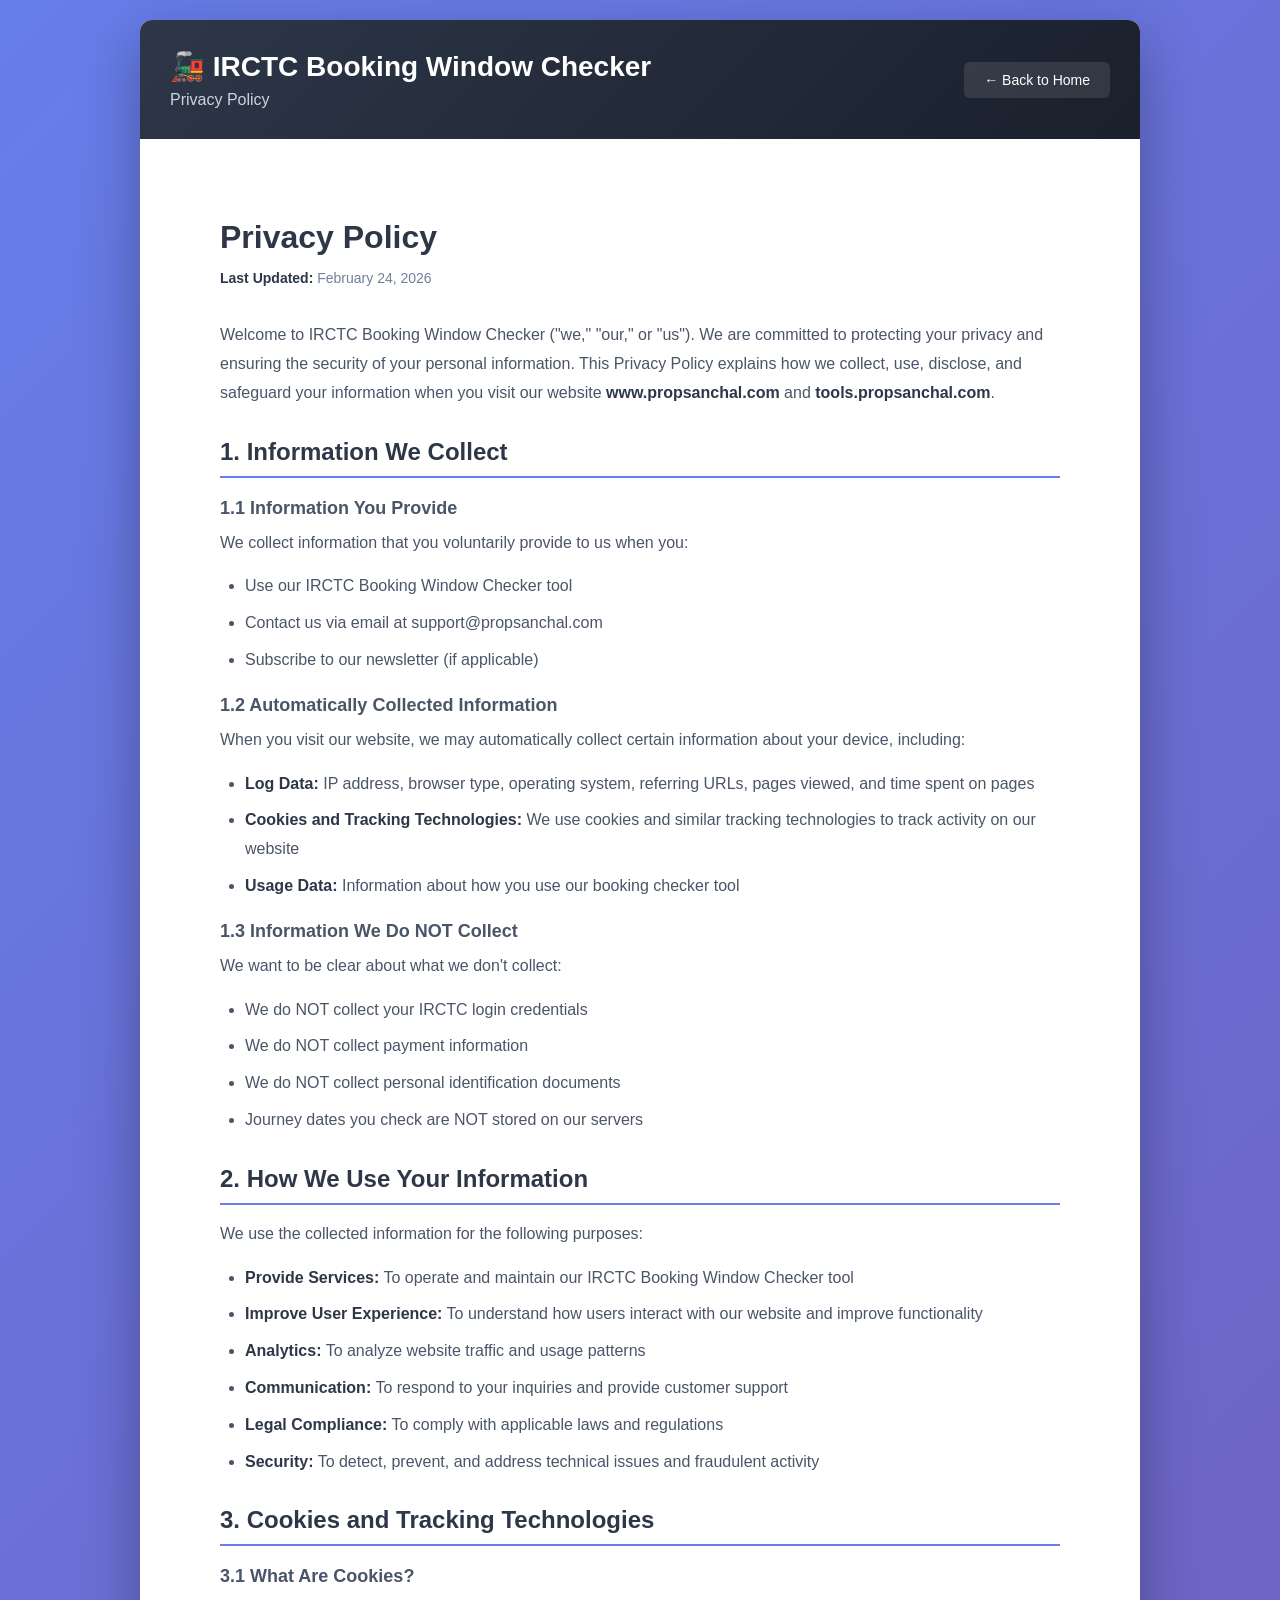
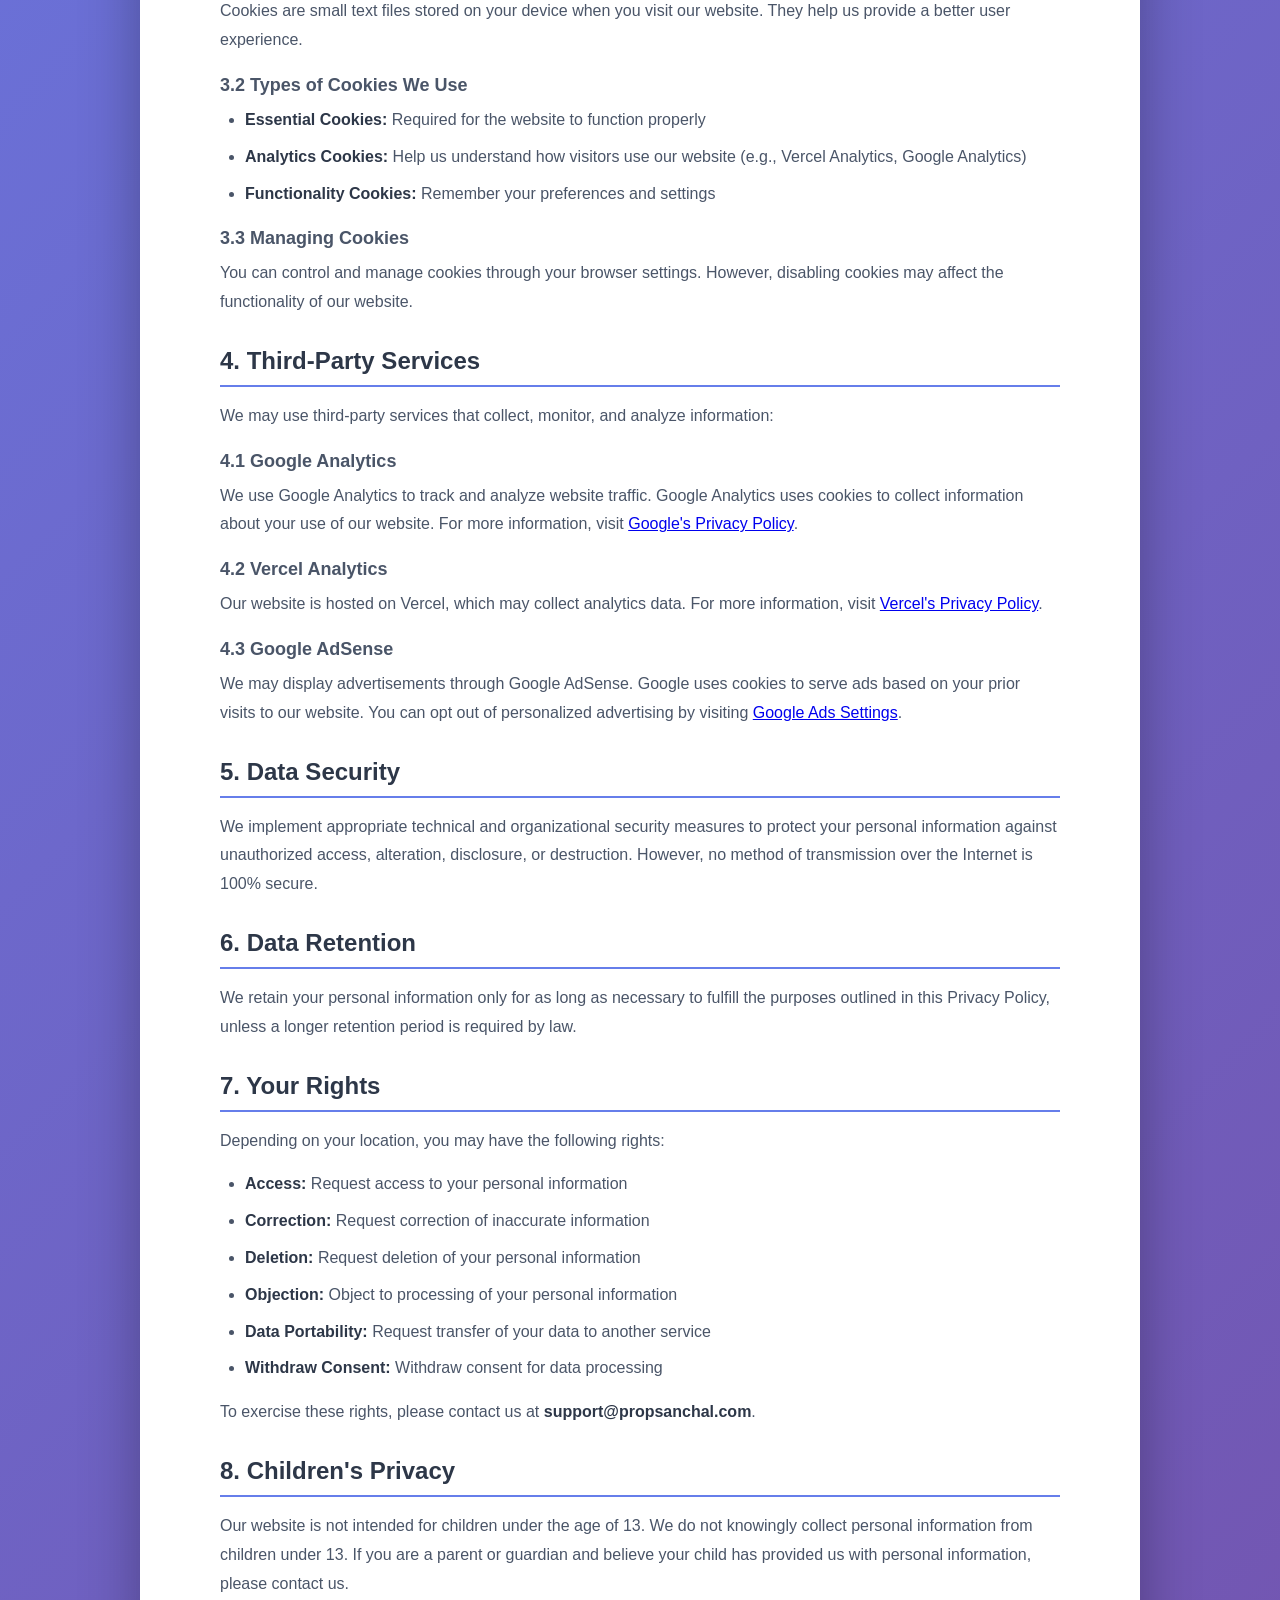
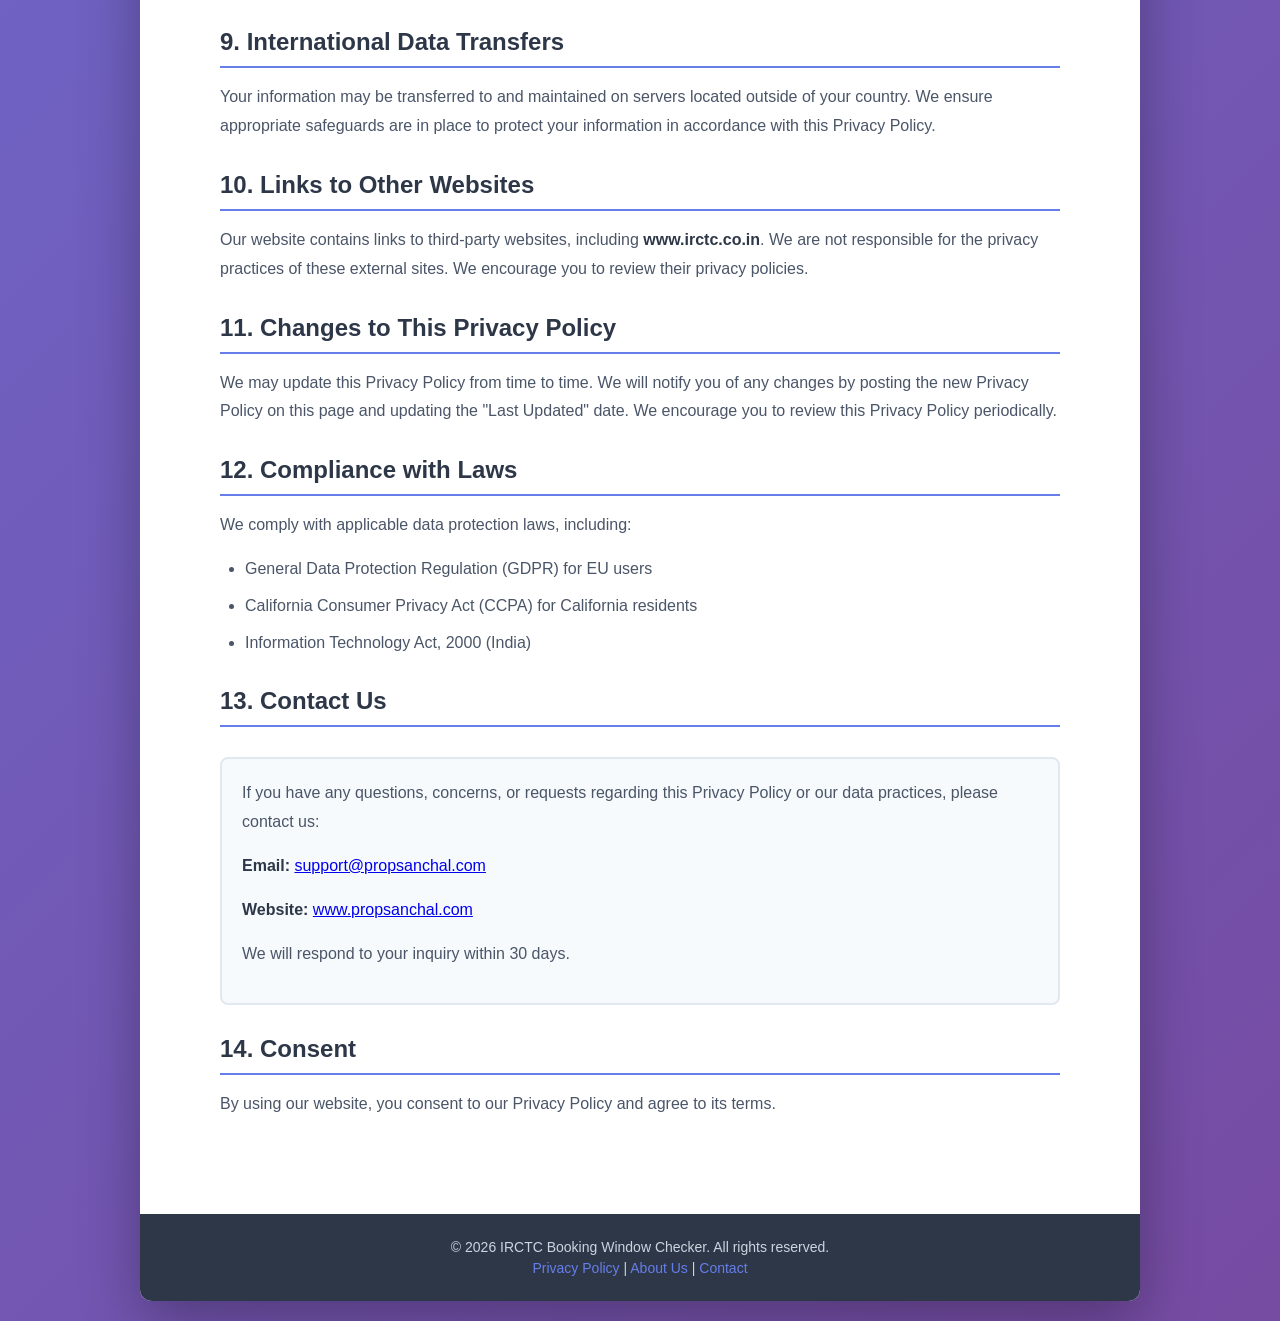
<file: irctc/privacy-policy.html>
<!DOCTYPE html>
<html lang="en">
<head>
    <meta charset="UTF-8">
    <meta name="viewport" content="width=device-width, initial-scale=1.0">
    
    <!-- Favicon -->
    <link rel="icon" type="image/svg+xml" href="/favicon.svg">
    <link rel="shortcut icon" href="/favicon.svg">
    
    <title>Privacy Policy - IRCTC Booking Window Checker</title>
    <meta name="description" content="Privacy Policy for IRCTC Booking Window Checker. Learn how we collect, use, and protect your information.">
    <meta name="robots" content="index, follow">
    <link rel="canonical" href="https://www.propsanchal.com/privacy-policy">
    
    <!-- Google AdSense -->
    <script async src="https://pagead2.googlesyndication.com/pagead/js/adsbygoogle.js?client=ca-pub-9463283499640795"
     crossorigin="anonymous"></script>
    
    <link rel="stylesheet" href="/irctc/styles.css">
    <style>
        .policy-content {
            max-width: 900px;
            margin: 0 auto;
            padding: 40px 30px;
            background: white;
            border-radius: 12px;
        }
        .policy-content h1 {
            font-size: 32px;
            color: #2d3748;
            margin-bottom: 10px;
        }
        .policy-content .last-updated {
            color: #718096;
            font-size: 14px;
            margin-bottom: 30px;
        }
        .policy-content h2 {
            font-size: 24px;
            color: #2d3748;
            margin-top: 30px;
            margin-bottom: 15px;
            border-bottom: 2px solid #667eea;
            padding-bottom: 10px;
        }
        .policy-content h3 {
            font-size: 18px;
            color: #4a5568;
            margin-top: 20px;
            margin-bottom: 10px;
        }
        .policy-content p {
            color: #4a5568;
            line-height: 1.8;
            margin-bottom: 15px;
        }
        .policy-content ul {
            margin-left: 25px;
            margin-bottom: 15px;
        }
        .policy-content li {
            color: #4a5568;
            line-height: 1.8;
            margin-bottom: 8px;
        }
        .policy-content strong {
            color: #2d3748;
        }
        .contact-info {
            background: #f7fafc;
            padding: 20px;
            border-radius: 8px;
            border: 2px solid #e2e8f0;
            margin-top: 30px;
        }
    </style>
</head>
<body>
    <div class="container">
        <header class="header">
            <div class="header-content">
                <h1>🚂 IRCTC Booking Window Checker</h1>
                <p class="subtitle">Privacy Policy</p>
            </div>
            <a href="/" class="back-link">← Back to Home</a>
        </header>
        
        <main class="main-content">
            <div class="policy-content">
                <h1>Privacy Policy</h1>
                <p class="last-updated"><strong>Last Updated:</strong> February 24, 2026</p>
                
                <p>Welcome to IRCTC Booking Window Checker ("we," "our," or "us"). We are committed to protecting your privacy and ensuring the security of your personal information. This Privacy Policy explains how we collect, use, disclose, and safeguard your information when you visit our website <strong>www.propsanchal.com</strong> and <strong>tools.propsanchal.com</strong>.</p>
                
                <h2>1. Information We Collect</h2>
                
                <h3>1.1 Information You Provide</h3>
                <p>We collect information that you voluntarily provide to us when you:</p>
                <ul>
                    <li>Use our IRCTC Booking Window Checker tool</li>
                    <li>Contact us via email at support@propsanchal.com</li>
                    <li>Subscribe to our newsletter (if applicable)</li>
                </ul>
                
                <h3>1.2 Automatically Collected Information</h3>
                <p>When you visit our website, we may automatically collect certain information about your device, including:</p>
                <ul>
                    <li><strong>Log Data:</strong> IP address, browser type, operating system, referring URLs, pages viewed, and time spent on pages</li>
                    <li><strong>Cookies and Tracking Technologies:</strong> We use cookies and similar tracking technologies to track activity on our website</li>
                    <li><strong>Usage Data:</strong> Information about how you use our booking checker tool</li>
                </ul>
                
                <h3>1.3 Information We Do NOT Collect</h3>
                <p>We want to be clear about what we don't collect:</p>
                <ul>
                    <li>We do NOT collect your IRCTC login credentials</li>
                    <li>We do NOT collect payment information</li>
                    <li>We do NOT collect personal identification documents</li>
                    <li>Journey dates you check are NOT stored on our servers</li>
                </ul>
                
                <h2>2. How We Use Your Information</h2>
                
                <p>We use the collected information for the following purposes:</p>
                <ul>
                    <li><strong>Provide Services:</strong> To operate and maintain our IRCTC Booking Window Checker tool</li>
                    <li><strong>Improve User Experience:</strong> To understand how users interact with our website and improve functionality</li>
                    <li><strong>Analytics:</strong> To analyze website traffic and usage patterns</li>
                    <li><strong>Communication:</strong> To respond to your inquiries and provide customer support</li>
                    <li><strong>Legal Compliance:</strong> To comply with applicable laws and regulations</li>
                    <li><strong>Security:</strong> To detect, prevent, and address technical issues and fraudulent activity</li>
                </ul>
                
                <h2>3. Cookies and Tracking Technologies</h2>
                
                <h3>3.1 What Are Cookies?</h3>
                <p>Cookies are small text files stored on your device when you visit our website. They help us provide a better user experience.</p>
                
                <h3>3.2 Types of Cookies We Use</h3>
                <ul>
                    <li><strong>Essential Cookies:</strong> Required for the website to function properly</li>
                    <li><strong>Analytics Cookies:</strong> Help us understand how visitors use our website (e.g., Vercel Analytics, Google Analytics)</li>
                    <li><strong>Functionality Cookies:</strong> Remember your preferences and settings</li>
                </ul>
                
                <h3>3.3 Managing Cookies</h3>
                <p>You can control and manage cookies through your browser settings. However, disabling cookies may affect the functionality of our website.</p>
                
                <h2>4. Third-Party Services</h2>
                
                <p>We may use third-party services that collect, monitor, and analyze information:</p>
                
                <h3>4.1 Google Analytics</h3>
                <p>We use Google Analytics to track and analyze website traffic. Google Analytics uses cookies to collect information about your use of our website. For more information, visit <a href="https://policies.google.com/privacy" target="_blank" rel="noopener">Google's Privacy Policy</a>.</p>
                
                <h3>4.2 Vercel Analytics</h3>
                <p>Our website is hosted on Vercel, which may collect analytics data. For more information, visit <a href="https://vercel.com/legal/privacy-policy" target="_blank" rel="noopener">Vercel's Privacy Policy</a>.</p>
                
                <h3>4.3 Google AdSense</h3>
                <p>We may display advertisements through Google AdSense. Google uses cookies to serve ads based on your prior visits to our website. You can opt out of personalized advertising by visiting <a href="https://www.google.com/settings/ads" target="_blank" rel="noopener">Google Ads Settings</a>.</p>
                
                <h2>5. Data Security</h2>
                
                <p>We implement appropriate technical and organizational security measures to protect your personal information against unauthorized access, alteration, disclosure, or destruction. However, no method of transmission over the Internet is 100% secure.</p>
                
                <h2>6. Data Retention</h2>
                
                <p>We retain your personal information only for as long as necessary to fulfill the purposes outlined in this Privacy Policy, unless a longer retention period is required by law.</p>
                
                <h2>7. Your Rights</h2>
                
                <p>Depending on your location, you may have the following rights:</p>
                <ul>
                    <li><strong>Access:</strong> Request access to your personal information</li>
                    <li><strong>Correction:</strong> Request correction of inaccurate information</li>
                    <li><strong>Deletion:</strong> Request deletion of your personal information</li>
                    <li><strong>Objection:</strong> Object to processing of your personal information</li>
                    <li><strong>Data Portability:</strong> Request transfer of your data to another service</li>
                    <li><strong>Withdraw Consent:</strong> Withdraw consent for data processing</li>
                </ul>
                
                <p>To exercise these rights, please contact us at <strong>support@propsanchal.com</strong>.</p>
                
                <h2>8. Children's Privacy</h2>
                
                <p>Our website is not intended for children under the age of 13. We do not knowingly collect personal information from children under 13. If you are a parent or guardian and believe your child has provided us with personal information, please contact us.</p>
                
                <h2>9. International Data Transfers</h2>
                
                <p>Your information may be transferred to and maintained on servers located outside of your country. We ensure appropriate safeguards are in place to protect your information in accordance with this Privacy Policy.</p>
                
                <h2>10. Links to Other Websites</h2>
                
                <p>Our website contains links to third-party websites, including <strong>www.irctc.co.in</strong>. We are not responsible for the privacy practices of these external sites. We encourage you to review their privacy policies.</p>
                
                <h2>11. Changes to This Privacy Policy</h2>
                
                <p>We may update this Privacy Policy from time to time. We will notify you of any changes by posting the new Privacy Policy on this page and updating the "Last Updated" date. We encourage you to review this Privacy Policy periodically.</p>
                
                <h2>12. Compliance with Laws</h2>
                
                <p>We comply with applicable data protection laws, including:</p>
                <ul>
                    <li>General Data Protection Regulation (GDPR) for EU users</li>
                    <li>California Consumer Privacy Act (CCPA) for California residents</li>
                    <li>Information Technology Act, 2000 (India)</li>
                </ul>
                
                <h2>13. Contact Us</h2>
                
                <div class="contact-info">
                    <p>If you have any questions, concerns, or requests regarding this Privacy Policy or our data practices, please contact us:</p>
                    <p><strong>Email:</strong> <a href="mailto:support@propsanchal.com">support@propsanchal.com</a></p>
                    <p><strong>Website:</strong> <a href="https://www.propsanchal.com">www.propsanchal.com</a></p>
                    <p>We will respond to your inquiry within 30 days.</p>
                </div>
                
                <h2>14. Consent</h2>
                
                <p>By using our website, you consent to our Privacy Policy and agree to its terms.</p>
            </div>
        </main>
        
        <footer class="footer">
            <p>&copy; 2026 IRCTC Booking Window Checker. All rights reserved.</p>
            <p>
                <a href="/privacy-policy" style="color: #667eea; text-decoration: none;">Privacy Policy</a> | 
                <a href="/about" style="color: #667eea; text-decoration: none;">About Us</a> | 
                <a href="/contact" style="color: #667eea; text-decoration: none;">Contact</a>
            </p>
        </footer>
    </div>
</body>
</html>
</file>
<file: style.css>
* {
    margin: 0;
    padding: 0;
    box-sizing: border-box;
}

body {
    font-family: 'Segoe UI', Tahoma, Geneva, Verdana, sans-serif;
    background: linear-gradient(135deg, #667eea 0%, #764ba2 100%);
    min-height: 100vh;
    padding: 20px;
    /* Performance optimizations */
    -webkit-font-smoothing: antialiased;
    -moz-osx-font-smoothing: grayscale;
}

/* Performance: Use transform instead of position changes */
.container {
    max-width: 1400px;
    margin: 0 auto;
    background: white;
    border-radius: 12px;
    box-shadow: 0 20px 60px rgba(0,0,0,0.3);
    overflow: hidden;
    /* GPU acceleration */
    transform: translateZ(0);
    will-change: transform;
}

.header {
    background: #2d3748;
    color: white;
    padding: 20px 30px;
    display: flex;
    justify-content: space-between;
    align-items: center;
}

.header h1 {
    font-size: 24px;
}

.tab-buttons {
    display: flex;
    gap: 10px;
}

.tab-btn {
    background: rgba(255, 255, 255, 0.1);
    padding: 10px 20px;
}

.tab-btn.active {
    background: #667eea;
}

.section {
    display: none;
}

.section.active {
    display: block;
}

.input-section {
    padding: 30px;
    border-bottom: 2px solid #e2e8f0;
}

#jsonInput {
    width: 100%;
    min-height: 200px;
    padding: 15px;
    border: 2px solid #cbd5e0;
    border-radius: 8px;
    font-family: 'Courier New', monospace;
    font-size: 14px;
    resize: vertical;
    margin-bottom: 15px;
}

#jsonInput:focus {
    outline: none;
    border-color: #667eea;
}

button {
    background: #667eea;
    color: white;
    border: none;
    padding: 10px 20px;
    border-radius: 6px;
    cursor: pointer;
    font-size: 14px;
    transition: background 0.3s;
}

button:hover {
    background: #5568d3;
}

#clearBtn {
    background: #e53e3e;
}

#clearBtn:hover {
    background: #c53030;
}

.output-section {
    padding: 30px;
}

.output-header {
    display: flex;
    justify-content: space-between;
    align-items: center;
    margin-bottom: 20px;
    padding-bottom: 10px;
    border-bottom: 2px solid #e2e8f0;
}

.output-header span {
    font-weight: 600;
    font-size: 16px;
    color: #2d3748;
}

.controls {
    display: flex;
    gap: 10px;
}

.controls button {
    padding: 8px 15px;
    font-size: 13px;
}

#exportBtn {
    background: #48bb78;
}

#exportBtn:hover {
    background: #38a169;
}

#jsonOutput {
    background: #f7fafc;
    border: 2px solid #e2e8f0;
    border-radius: 8px;
    padding: 20px;
    font-family: 'Courier New', monospace;
    font-size: 13px;
    max-height: 600px;
    overflow: auto;
    line-height: 1.6;
    /* Performance optimizations */
    contain: layout style paint;
    will-change: scroll-position;
}

.json-truncated {
    color: #a0aec0;
    font-style: italic;
    padding: 5px 0;
}

.json-key {
    color: #2c5282;
    font-weight: 600;
}

.json-string {
    color: #22543d;
}

.json-number {
    color: #c05621;
}

.json-boolean {
    color: #6b46c1;
}

.json-null {
    color: #718096;
}

.json-line {
    margin: 2px 0;
    display: flex;
    align-items: flex-start;
}

.json-toggle {
    cursor: pointer;
    user-select: none;
    margin-right: 5px;
    color: #4a5568;
    font-weight: bold;
    min-width: 15px;
    display: inline-block;
}

.json-content {
    flex: 1;
}

.json-collapsed {
    display: none;
}

.json-indent {
    padding-left: 20px;
}

.error-message {
    color: #e53e3e;
    padding: 15px;
    background: #fff5f5;
    border: 2px solid #feb2b2;
    border-radius: 8px;
    font-family: 'Courier New', monospace;
}


/* JSON Compare Styles */
.compare-container {
    display: grid;
    grid-template-columns: 1fr 1fr;
    gap: 20px;
    padding: 30px;
    border-bottom: 2px solid #e2e8f0;
}

.compare-input-panel h3 {
    font-size: 16px;
    color: #2d3748;
    margin-bottom: 10px;
}

#json1Input,
#json2Input {
    width: 100%;
    min-height: 250px;
    padding: 15px;
    border: 2px solid #cbd5e0;
    border-radius: 8px;
    font-family: 'Courier New', monospace;
    font-size: 13px;
    resize: vertical;
    overflow-x: auto;
    overflow-y: auto;
    white-space: pre;
    word-wrap: normal;
}

#json1Input:focus,
#json2Input:focus {
    outline: none;
    border-color: #667eea;
    transition: border-color 0.3s;
}

.compare-actions {
    padding: 20px 30px;
    display: flex;
    gap: 10px;
    border-bottom: 2px solid #e2e8f0;
}

#clearCompareBtn {
    background: #e53e3e;
}

#clearCompareBtn:hover {
    background: #c53030;
}

.compare-results {
    padding: 30px;
}

.match-score-container {
    margin-bottom: 30px;
}

.score-display {
    display: inline-block;
    padding: 20px 40px;
    border: 3px solid;
    border-radius: 12px;
    text-align: center;
    background: white;
}

.score-number {
    font-size: 48px;
    font-weight: bold;
    margin-bottom: 5px;
}

.score-label {
    font-size: 16px;
    color: #4a5568;
    font-weight: 600;
}

.differences-container h3 {
    font-size: 18px;
    color: #2d3748;
    margin-bottom: 15px;
}

.diff-count {
    background: #edf2f7;
    padding: 10px 15px;
    border-radius: 6px;
    margin-bottom: 15px;
    font-weight: 600;
    color: #2d3748;
}

.no-differences {
    background: #f0fff4;
    color: #22543d;
    padding: 20px;
    border-radius: 8px;
    text-align: center;
    font-size: 16px;
    font-weight: 600;
    border: 2px solid #9ae6b4;
}

.diff-item {
    background: #f7fafc;
    border: 2px solid #e2e8f0;
    border-radius: 8px;
    padding: 15px;
    margin-bottom: 15px;
}

.diff-header {
    display: flex;
    align-items: center;
    gap: 10px;
    margin-bottom: 10px;
    padding-bottom: 10px;
    border-bottom: 1px solid #e2e8f0;
}

.diff-number {
    background: #667eea;
    color: white;
    padding: 4px 10px;
    border-radius: 4px;
    font-size: 12px;
    font-weight: bold;
}

.diff-path {
    font-family: 'Courier New', monospace;
    font-weight: 600;
    color: #2d3748;
    flex: 1;
}

.diff-type {
    padding: 4px 10px;
    border-radius: 4px;
    font-size: 12px;
    font-weight: 600;
    text-transform: uppercase;
}

.diff-type.type_mismatch {
    background: #fed7d7;
    color: #742a2a;
}

.diff-type.value_mismatch {
    background: #feebc8;
    color: #7c2d12;
}

.diff-type.missing_in_json1 {
    background: #c6f6d5;
    color: #22543d;
}

.diff-type.missing_in_json2 {
    background: #fed7d7;
    color: #742a2a;
}

.diff-type.array_length {
    background: #bee3f8;
    color: #2c5282;
}

.diff-value {
    font-family: 'Courier New', monospace;
    font-size: 13px;
    padding: 8px 12px;
    border-radius: 4px;
    margin: 5px 0;
    white-space: pre-wrap;
    word-break: break-word;
}

.diff-value.removed {
    background: #fff5f5;
    color: #742a2a;
    border-left: 3px solid #fc8181;
}

.diff-value.added {
    background: #f0fff4;
    color: #22543d;
    border-left: 3px solid #68d391;
}

.json-array,
.json-object {
    color: #805ad5;
    font-style: italic;
}

@media (max-width: 1024px) {
    .compare-container {
        grid-template-columns: 1fr;
    }
}


/* Base64 Converter Styles */
.converter-container {
    display: grid;
    grid-template-columns: 1fr 1fr;
    gap: 30px;
    padding: 30px;
}

.converter-panel {
    background: #f7fafc;
    padding: 20px;
    border-radius: 8px;
    border: 2px solid #e2e8f0;
}

.panel-header {
    display: flex;
    justify-content: space-between;
    align-items: center;
    margin-bottom: 20px;
}

.converter-panel h3,
.hash-input-section h3,
.hash-output-section h3 {
    font-size: 18px;
    color: #2d3748;
    margin: 0;
}

.reset-btn {
    background: #ed8936;
    padding: 8px 16px;
    font-size: 13px;
}

.reset-btn:hover {
    background: #dd6b20;
}

.input-group {
    margin-bottom: 15px;
}

.input-group label {
    display: block;
    font-size: 14px;
    font-weight: 600;
    color: #4a5568;
    margin-bottom: 8px;
}

.input-group textarea {
    width: 100%;
    min-height: 120px;
    padding: 12px;
    border: 2px solid #cbd5e0;
    border-radius: 6px;
    font-family: 'Courier New', monospace;
    font-size: 13px;
    resize: vertical;
}

.input-group input[type="file"] {
    display: block;
    margin-bottom: 5px;
}

.output-group {
    margin-top: 20px;
}

.output-group label {
    display: block;
    font-size: 14px;
    font-weight: 600;
    color: #4a5568;
    margin-bottom: 8px;
}

.output-group textarea {
    width: 100%;
    min-height: 150px;
    padding: 12px;
    border: 2px solid #cbd5e0;
    border-radius: 6px;
    font-family: 'Courier New', monospace;
    font-size: 13px;
    background: #edf2f7;
    resize: vertical;
    overflow-x: auto;
    white-space: pre;
    word-wrap: normal;
}

.output-group button {
    margin-top: 10px;
}

#previewArea {
    margin-top: 15px;
}

.preview-container {
    background: white;
    border: 2px solid #e2e8f0;
    border-radius: 8px;
    padding: 15px;
    margin-top: 10px;
}

.preview-info {
    display: flex;
    justify-content: space-between;
    align-items: center;
    margin-bottom: 15px;
    padding-bottom: 10px;
    border-bottom: 1px solid #e2e8f0;
}

.preview-label {
    font-size: 13px;
    font-weight: 600;
    color: #4a5568;
    background: #edf2f7;
    padding: 5px 12px;
    border-radius: 4px;
}

.preview-message {
    font-size: 13px;
    color: #718096;
    font-style: italic;
}

.preview-image {
    max-width: 100%;
    height: auto;
    border-radius: 6px;
    display: block;
    box-shadow: 0 2px 8px rgba(0, 0, 0, 0.1);
}

.preview-pdf {
    width: 100%;
    height: 400px;
    border: none;
    border-radius: 6px;
}

.preview-error {
    background: #fff5f5;
    color: #c53030;
    padding: 15px;
    border-radius: 6px;
    border: 2px solid #feb2b2;
    margin-top: 10px;
}

#encodeFileName,
#hashFileName {
    display: block;
    color: #4a5568;
    font-size: 13px;
    margin-top: 5px;
}

/* Hash Generator Styles */
.hash-container {
    padding: 30px;
}

.section-header {
    display: flex;
    justify-content: space-between;
    align-items: center;
    margin-bottom: 30px;
    padding-bottom: 15px;
    border-bottom: 2px solid #e2e8f0;
}

.section-header h3 {
    font-size: 20px;
    color: #2d3748;
    margin: 0;
}

.hash-input-grid {
    display: grid;
    grid-template-columns: 1fr 1fr;
    gap: 30px;
    margin-bottom: 30px;
}

.hash-input-panel {
    background: #f7fafc;
    padding: 20px;
    border-radius: 8px;
    border: 2px solid #e2e8f0;
}

.hash-input-panel h4 {
    font-size: 16px;
    color: #2d3748;
    margin-bottom: 10px;
}

.format-info {
    font-size: 12px;
    color: #718096;
    font-family: 'Courier New', monospace;
    background: white;
    padding: 8px 12px;
    border-radius: 4px;
    margin-bottom: 15px;
    border: 1px solid #cbd5e0;
}

.params-inputs {
    display: flex;
    flex-direction: column;
    gap: 12px;
    margin-bottom: 15px;
}

.param-input label {
    display: block;
    font-size: 13px;
    font-weight: 600;
    color: #4a5568;
    margin-bottom: 5px;
}

.auto-label {
    font-size: 11px;
    color: #805ad5;
    font-weight: normal;
    font-style: italic;
}

.param-input input {
    width: 100%;
    padding: 10px;
    border: 2px solid #cbd5e0;
    border-radius: 6px;
    font-size: 13px;
}

.param-input input:focus {
    outline: none;
    border-color: #667eea;
}

.param-input input[readonly] {
    background: #f7fafc;
    color: #805ad5;
    font-weight: 600;
}

.param-output {
    margin-bottom: 15px;
}

.param-output label {
    display: block;
    font-size: 13px;
    font-weight: 600;
    color: #4a5568;
    margin-bottom: 5px;
}

.param-output input {
    width: 100%;
    padding: 10px;
    border: 2px solid #cbd5e0;
    border-radius: 6px;
    font-family: 'Courier New', monospace;
    font-size: 12px;
    background: white;
}

.action-buttons {
    display: flex;
    gap: 10px;
}

.action-buttons button {
    flex: 1;
    font-size: 13px;
}

.secondary-btn {
    background: #4299e1;
}

.secondary-btn:hover {
    background: #3182ce;
}

.hash-input-section {
    background: #f7fafc;
    padding: 20px;
    border-radius: 8px;
    border: 2px solid #e2e8f0;
    margin-bottom: 30px;
}

.hash-buttons {
    display: flex;
    gap: 10px;
    margin-top: 15px;
}

.hash-buttons button {
    flex: 1;
}

.hash-output-section {
    background: #f7fafc;
    padding: 20px;
    border-radius: 8px;
    border: 2px solid #e2e8f0;
}

.hash-output-section h3 {
    font-size: 18px;
    color: #2d3748;
    margin-bottom: 20px;
}

.hash-result {
    margin-bottom: 20px;
}

.hash-result:last-child {
    margin-bottom: 0;
}

.hash-result label {
    display: block;
    font-size: 14px;
    font-weight: 600;
    color: #4a5568;
    margin-bottom: 8px;
}

.hash-output-box {
    display: flex;
    gap: 10px;
    align-items: center;
}

.hash-output-box input {
    flex: 1;
    padding: 12px;
    border: 2px solid #cbd5e0;
    border-radius: 6px;
    font-family: 'Courier New', monospace;
    font-size: 13px;
    background: #edf2f7;
}

.copy-hash-btn {
    padding: 10px 20px;
    white-space: nowrap;
}

@media (max-width: 1024px) {
    .hash-input-grid {
        grid-template-columns: 1fr;
    }
    
    .converter-container {
        grid-template-columns: 1fr;
    }
}



.button-group {
    display: flex;
    gap: 10px;
    margin-top: 10px;
}

.button-group button {
    flex: 1;
}

.preview-btn {
    background: #805ad5;
}

.preview-btn:hover {
    background: #6b46c1;
}


/* Fixed Parameters Section */
.fixed-params-section {
    background: #edf2f7;
    padding: 20px;
    border-radius: 8px;
    margin-bottom: 20px;
    border: 2px solid #cbd5e0;
}

.fixed-params-section h4 {
    font-size: 16px;
    color: #2d3748;
    margin-bottom: 8px;
}

.params-grid {
    display: grid;
    grid-template-columns: 1fr 1fr;
    gap: 15px;
    margin-bottom: 15px;
}

.divider {
    text-align: center;
    font-size: 14px;
    font-weight: 600;
    color: #a0aec0;
    margin: 20px 0;
    position: relative;
}

.divider::before,
.divider::after {
    content: '';
    position: absolute;
    top: 50%;
    width: 45%;
    height: 1px;
    background: #cbd5e0;
}

.divider::before {
    left: 0;
}

.divider::after {
    right: 0;
}

@media (max-width: 768px) {
    .params-grid {
        grid-template-columns: 1fr;
    }
}


/* Text Summary Styles */
.text-summary-container {
    display: grid;
    grid-template-columns: 1fr 1fr;
    gap: 30px;
    padding: 30px;
}

.text-input-area {
    background: #f7fafc;
    padding: 20px;
    border-radius: 8px;
    border: 2px solid #e2e8f0;
}

.text-input-area h3 {
    font-size: 18px;
    color: #2d3748;
    margin: 0;
}

#textAnalysisInput {
    width: 100%;
    min-height: 400px;
    padding: 15px;
    border: 2px solid #cbd5e0;
    border-radius: 8px;
    font-family: 'Courier New', monospace;
    font-size: 14px;
    resize: vertical;
    margin: 15px 0;
}

#textAnalysisInput:focus {
    outline: none;
    border-color: #667eea;
}

.text-stats-area {
    background: #f7fafc;
    padding: 20px;
    border-radius: 8px;
    border: 2px solid #e2e8f0;
}

.text-stats-area h3 {
    font-size: 18px;
    color: #2d3748;
    margin-bottom: 20px;
}

.stats-grid {
    display: grid;
    grid-template-columns: repeat(2, 1fr);
    gap: 15px;
    margin-bottom: 30px;
}

.stat-card {
    background: white;
    padding: 15px;
    border-radius: 8px;
    border: 2px solid #e2e8f0;
    text-align: center;
}

.stat-value {
    font-size: 32px;
    font-weight: bold;
    color: #667eea;
    margin-bottom: 5px;
}

.stat-label {
    font-size: 12px;
    color: #718096;
    font-weight: 600;
    text-transform: uppercase;
    letter-spacing: 0.5px;
}

.letter-frequency {
    background: white;
    padding: 20px;
    border-radius: 8px;
    border: 2px solid #e2e8f0;
}

.letter-frequency h4 {
    font-size: 16px;
    color: #2d3748;
    margin-bottom: 15px;
}

.frequency-bars {
    max-height: 400px;
    overflow-y: auto;
}

.frequency-item {
    display: grid;
    grid-template-columns: 40px 1fr 50px;
    gap: 10px;
    align-items: center;
    margin-bottom: 10px;
}

.frequency-letter {
    font-size: 18px;
    font-weight: bold;
    color: #2d3748;
    text-align: center;
}

.frequency-bar-container {
    background: #edf2f7;
    height: 24px;
    border-radius: 4px;
    overflow: hidden;
}

.frequency-bar {
    background: linear-gradient(90deg, #667eea 0%, #764ba2 100%);
    height: 100%;
    transition: width 0.3s ease;
}

.frequency-count {
    font-size: 14px;
    font-weight: 600;
    color: #4a5568;
    text-align: right;
}

.no-data {
    text-align: center;
    color: #a0aec0;
    font-style: italic;
    padding: 20px;
}

@media (max-width: 1024px) {
    .text-summary-container {
        grid-template-columns: 1fr;
    }
    
    .stats-grid {
        grid-template-columns: repeat(2, 1fr);
    }
}

@media (max-width: 640px) {
    .stats-grid {
        grid-template-columns: 1fr;
    }
}


/* File Analyzer Styles */
.file-analyzer-container {
    display: grid;
    grid-template-columns: 1fr 1fr;
    gap: 30px;
    padding: 30px;
}

.file-upload-panel,
.file-converter-panel {
    background: #f7fafc;
    padding: 20px;
    border-radius: 8px;
    border: 2px solid #e2e8f0;
}

.file-converter-panel h3 {
    font-size: 18px;
    color: #2d3748;
    margin-bottom: 10px;
}

.converter-note {
    font-size: 13px;
    color: #718096;
    font-style: italic;
    margin-bottom: 20px;
}

.upload-area {
    background: white;
    border: 3px dashed #cbd5e0;
    border-radius: 12px;
    padding: 60px 20px;
    text-align: center;
    cursor: pointer;
    transition: all 0.3s;
    margin: 20px 0;
}

.upload-area:hover {
    border-color: #667eea;
    background: #f7fafc;
}

.upload-icon {
    font-size: 64px;
    margin-bottom: 15px;
}

.upload-area p {
    font-size: 16px;
    color: #2d3748;
    font-weight: 600;
    margin-bottom: 5px;
}

.upload-hint {
    font-size: 13px;
    color: #a0aec0;
}

.file-info-display {
    background: white;
    padding: 20px;
    border-radius: 8px;
    border: 2px solid #e2e8f0;
    margin-top: 20px;
}

.file-info-display h4 {
    font-size: 16px;
    color: #2d3748;
    margin-bottom: 15px;
}

.info-grid {
    display: grid;
    gap: 12px;
    margin-bottom: 20px;
}

.info-item {
    display: flex;
    justify-content: space-between;
    padding: 10px;
    background: #f7fafc;
    border-radius: 6px;
}

.info-label {
    font-size: 13px;
    font-weight: 600;
    color: #4a5568;
}

.info-value {
    font-size: 13px;
    color: #2d3748;
    font-family: 'Courier New', monospace;
}

.file-preview {
    margin-top: 20px;
}

.file-preview h4 {
    font-size: 14px;
    color: #2d3748;
    margin-bottom: 10px;
}

.converter-section {
    margin-bottom: 25px;
}

.converter-section h4 {
    font-size: 15px;
    color: #2d3748;
    margin-bottom: 12px;
}

.conversion-buttons {
    display: flex;
    flex-wrap: wrap;
    gap: 10px;
}

.convert-btn {
    flex: 1;
    min-width: 140px;
    background: #48bb78;
    color: white;
    border: none;
    padding: 10px 15px;
    border-radius: 6px;
    cursor: pointer;
    font-size: 13px;
    font-weight: 600;
    transition: background 0.3s;
}

.convert-btn:hover {
    background: #38a169;
}

.quality-control {
    display: flex;
    align-items: center;
    gap: 15px;
    background: white;
    padding: 15px;
    border-radius: 8px;
    border: 2px solid #e2e8f0;
}

#qualitySlider {
    flex: 1;
    height: 6px;
    border-radius: 3px;
    outline: none;
    -webkit-appearance: none;
    background: #e2e8f0;
}

#qualitySlider::-webkit-slider-thumb {
    -webkit-appearance: none;
    appearance: none;
    width: 20px;
    height: 20px;
    border-radius: 50%;
    background: #667eea;
    cursor: pointer;
}

#qualitySlider::-moz-range-thumb {
    width: 20px;
    height: 20px;
    border-radius: 50%;
    background: #667eea;
    cursor: pointer;
    border: none;
}

#qualityValue {
    font-size: 16px;
    font-weight: 600;
    color: #667eea;
    min-width: 50px;
    text-align: right;
}

.pdf-note {
    font-size: 12px;
    color: #ed8936;
    background: #fffaf0;
    padding: 8px 12px;
    border-radius: 6px;
    margin-bottom: 10px;
    border: 1px solid #fbd38d;
}

@media (max-width: 1024px) {
    .file-analyzer-container {
        grid-template-columns: 1fr;
    }
}


/* Export Options Styles */
.export-options {
    margin-top: 20px;
    padding: 20px;
    background: #f7fafc;
    border: 2px solid #e2e8f0;
    border-radius: 8px;
    animation: slideDown 0.3s ease;
}

@keyframes slideDown {
    from {
        opacity: 0;
        transform: translateY(-10px);
    }
    to {
        opacity: 1;
        transform: translateY(0);
    }
}

.export-filename {
    display: flex;
    align-items: center;
    gap: 10px;
    flex-wrap: wrap;
}

.export-filename label {
    font-size: 14px;
    font-weight: 600;
    color: #4a5568;
    white-space: nowrap;
}

.export-filename input {
    flex: 1;
    min-width: 200px;
    padding: 10px 15px;
    border: 2px solid #cbd5e0;
    border-radius: 6px;
    font-size: 14px;
}

.export-filename input:focus {
    outline: none;
    border-color: #667eea;
}

.export-filename button {
    padding: 10px 20px;
    white-space: nowrap;
}

@media (max-width: 768px) {
    .export-filename {
        flex-direction: column;
        align-items: stretch;
    }
    
    .export-filename input {
        width: 100%;
    }
}


/* Performance Optimizations */
.section {
    /* Contain layout calculations */
    contain: layout style;
}

.section.active {
    /* Only active sections need paint containment */
    contain: layout style paint;
}

/* Optimize animations */
button {
    transition: background 0.2s ease, transform 0.1s ease;
}

button:active {
    transform: scale(0.98);
}

/* Optimize scrolling */
textarea,
.json-output,
.frequency-bars,
#jsonOutput {
    /* Enable smooth scrolling with GPU */
    -webkit-overflow-scrolling: touch;
    scroll-behavior: smooth;
}

/* Reduce repaints for images */
img,
canvas {
    image-rendering: -webkit-optimize-contrast;
    transform: translateZ(0);
}

/* Optimize large lists */
.diff-item,
.frequency-item,
.json-line {
    contain: layout;
}


/* Text Compare Styles */
.text-compare-container {
    padding: 30px;
}

.compare-header {
    display: flex;
    justify-content: space-between;
    align-items: center;
    margin-bottom: 30px;
    padding-bottom: 15px;
    border-bottom: 2px solid #e2e8f0;
}

.compare-header h3 {
    font-size: 20px;
    color: #2d3748;
    margin: 0;
}

.compare-actions {
    display: flex;
    gap: 10px;
}

.text-compare-inputs {
    display: grid;
    grid-template-columns: 1fr 1fr;
    gap: 30px;
    margin-bottom: 30px;
}

.text-compare-panel {
    background: #f7fafc;
    padding: 20px;
    border-radius: 8px;
    border: 2px solid #e2e8f0;
}

.text-compare-panel h4 {
    font-size: 16px;
    color: #2d3748;
    margin-bottom: 15px;
}

.text-compare-panel textarea {
    width: 100%;
    min-height: 300px;
    padding: 15px;
    border: 2px solid #cbd5e0;
    border-radius: 8px;
    font-family: 'Courier New', monospace;
    font-size: 13px;
    resize: vertical;
    margin-bottom: 10px;
}

.text-compare-panel textarea:focus {
    outline: none;
    border-color: #667eea;
}

.text-stats {
    display: flex;
    gap: 20px;
    font-size: 13px;
    color: #718096;
}

.text-stats strong {
    color: #2d3748;
}

.text-compare-results {
    background: #f7fafc;
    padding: 20px;
    border-radius: 8px;
    border: 2px solid #e2e8f0;
}

.comparison-summary {
    display: grid;
    grid-template-columns: repeat(4, 1fr);
    gap: 15px;
    margin-bottom: 30px;
}

.summary-card {
    background: white;
    padding: 20px;
    border-radius: 8px;
    border: 2px solid #e2e8f0;
    text-align: center;
}

.summary-value {
    font-size: 32px;
    font-weight: bold;
    color: #667eea;
    margin-bottom: 5px;
}

.summary-label {
    font-size: 12px;
    color: #718096;
    font-weight: 600;
    text-transform: uppercase;
}

.diff-view {
    background: white;
    padding: 20px;
    border-radius: 8px;
    border: 2px solid #e2e8f0;
}

.diff-view h4 {
    font-size: 16px;
    color: #2d3748;
    margin-bottom: 15px;
}

.diff-legend {
    display: flex;
    gap: 20px;
    margin-bottom: 15px;
    padding: 10px;
    background: #f7fafc;
    border-radius: 6px;
}

.legend-item {
    display: flex;
    align-items: center;
    gap: 8px;
    font-size: 13px;
    color: #4a5568;
}

.legend-color {
    width: 20px;
    height: 20px;
    border-radius: 4px;
}

.legend-color.removed {
    background: #fed7d7;
    border: 2px solid #fc8181;
}

.legend-color.added {
    background: #c6f6d5;
    border: 2px solid #68d391;
}

.legend-color.unchanged {
    background: #e2e8f0;
    border: 2px solid #cbd5e0;
}

.diff-lines {
    max-height: 500px;
    overflow-y: auto;
    font-family: 'Courier New', monospace;
    font-size: 13px;
}

.diff-line {
    display: grid;
    grid-template-columns: 50px 30px 1fr;
    padding: 8px 10px;
    border-left: 3px solid transparent;
}

.diff-line.removed {
    background: #fff5f5;
    border-left-color: #fc8181;
}

.diff-line.added {
    background: #f0fff4;
    border-left-color: #68d391;
}

.diff-line.unchanged {
    background: #f7fafc;
    border-left-color: #e2e8f0;
}

.line-number {
    color: #a0aec0;
    text-align: right;
    padding-right: 10px;
    user-select: none;
}

.line-marker {
    font-weight: bold;
    text-align: center;
}

.diff-line.removed .line-marker {
    color: #e53e3e;
}

.diff-line.added .line-marker {
    color: #38a169;
}

.diff-line.unchanged .line-marker {
    color: #cbd5e0;
}

.line-content {
    white-space: pre-wrap;
    word-break: break-word;
}

@media (max-width: 1024px) {
    .text-compare-inputs {
        grid-template-columns: 1fr;
    }
    
    .comparison-summary {
        grid-template-columns: repeat(2, 1fr);
    }
}

@media (max-width: 640px) {
    .comparison-summary {
        grid-template-columns: 1fr;
    }
}


/* IRCTC Booking Window Checker Styles */
.irctc-container {
    padding: 30px;
    max-width: 800px;
    margin: 0 auto;
}

.irctc-card {
    background: #f7fafc;
    padding: 30px;
    border-radius: 12px;
    border: 2px solid #e2e8f0;
    box-shadow: 0 4px 6px rgba(0, 0, 0, 0.1);
}

.irctc-card h2 {
    font-size: 24px;
    color: #2d3748;
    margin-bottom: 10px;
    text-align: center;
}

.irctc-description {
    text-align: center;
    color: #718096;
    margin-bottom: 30px;
    font-size: 14px;
}

.irctc-input-group {
    background: white;
    padding: 25px;
    border-radius: 8px;
    border: 2px solid #e2e8f0;
    margin-bottom: 20px;
}

.irctc-input-group label {
    display: block;
    font-size: 15px;
    font-weight: 600;
    color: #4a5568;
    margin-bottom: 10px;
}

.irctc-input-row {
    display: flex;
    gap: 10px;
    margin-bottom: 15px;
}

.irctc-date-input {
    flex: 1;
    padding: 12px 15px;
    border: 2px solid #cbd5e0;
    border-radius: 8px;
    font-size: 16px;
}

.irctc-date-input:focus {
    outline: none;
    border-color: #667eea;
}

.irctc-reset-btn {
    background: #ed8936;
    color: white;
    border: none;
    padding: 12px 16px;
    border-radius: 8px;
    font-size: 20px;
    cursor: pointer;
    transition: all 0.3s ease;
    min-width: 50px;
}

.irctc-reset-btn:hover {
    background: #dd6b20;
    transform: rotate(180deg);
}

.irctc-check-btn {
    width: 100%;
    background: #667eea;
    color: white;
    border: none;
    padding: 14px 20px;
    border-radius: 8px;
    font-size: 16px;
    font-weight: 600;
    cursor: pointer;
    transition: all 0.3s ease;
    position: relative;
    overflow: hidden;
}

.irctc-check-btn:hover {
    background: #5568d3;
    transform: translateY(-2px);
    box-shadow: 0 4px 8px rgba(102, 126, 234, 0.3);
}

.irctc-check-btn.book-mode {
    background: linear-gradient(135deg, #48bb78 0%, #38a169 100%);
    font-size: 18px;
    font-weight: 700;
    padding: 16px 24px;
    box-shadow: 0 6px 20px rgba(72, 187, 120, 0.4);
    animation: pulse 2s infinite;
    text-transform: uppercase;
    letter-spacing: 0.5px;
}

.irctc-check-btn.book-mode:hover {
    background: linear-gradient(135deg, #38a169 0%, #2f855a 100%);
    transform: translateY(-3px);
    box-shadow: 0 8px 25px rgba(72, 187, 120, 0.5);
}

.irctc-check-btn.book-mode::before {
    content: '';
    position: absolute;
    top: 50%;
    left: 50%;
    width: 0;
    height: 0;
    border-radius: 50%;
    background: rgba(255, 255, 255, 0.3);
    transform: translate(-50%, -50%);
    transition: width 0.6s, height 0.6s;
}

.irctc-check-btn.book-mode:hover::before {
    width: 300px;
    height: 300px;
}

@keyframes pulse {
    0%, 100% {
        box-shadow: 0 6px 20px rgba(72, 187, 120, 0.4);
    }
    50% {
        box-shadow: 0 6px 30px rgba(72, 187, 120, 0.6);
    }
}

.irctc-result {
    margin-bottom: 20px;
}

.result-card {
    background: white;
    padding: 20px;
    border-radius: 8px;
    border: 2px solid #e2e8f0;
}

.result-card.status-open {
    border-color: #48bb78;
    background: #f0fff4;
}

.result-card.status-closed {
    border-color: #e53e3e;
    background: #fff5f5;
}

.result-card.status-past {
    border-color: #a0aec0;
    background: #edf2f7;
}

.result-row {
    display: flex;
    justify-content: space-between;
    padding: 10px 0;
    border-bottom: 1px solid #e2e8f0;
}

.result-row:last-of-type {
    border-bottom: none;
}

.result-label {
    font-weight: 600;
    color: #4a5568;
    font-size: 14px;
}

.result-value {
    color: #2d3748;
    font-size: 14px;
}

.result-status {
    margin-top: 15px;
    padding: 15px;
    background: rgba(255, 255, 255, 0.7);
    border-radius: 6px;
    text-align: center;
    font-size: 16px;
    font-weight: bold;
    line-height: 1.6;
}

.booking-opens-info {
    margin-top: 10px;
    padding: 12px;
    background: rgba(255, 255, 255, 0.5);
    border-radius: 6px;
    font-size: 15px;
    line-height: 1.8;
}

.booking-opens-info strong {
    color: #2d3748;
    font-size: 16px;
}

.booking-opens-info small {
    color: #4a5568;
    font-size: 13px;
}

.status-open .result-status {
    color: #22543d;
}

.status-closed .result-status {
    color: #742a2a;
}

.status-past .result-status {
    color: #4a5568;
}

.irctc-countdown {
    margin-bottom: 20px;
}

.countdown-timer {
    background: white;
    padding: 15px 20px;
    border-radius: 8px;
    border: 2px solid #667eea;
    text-align: center;
    font-size: 15px;
    color: #2d3748;
}

.countdown-value {
    font-weight: bold;
    color: #667eea;
    font-size: 18px;
    display: block;
    margin-top: 5px;
}

.countdown-complete {
    background: #f0fff4;
    padding: 15px 20px;
    border-radius: 8px;
    border: 2px solid #48bb78;
    text-align: center;
    font-size: 15px;
    color: #22543d;
    font-weight: 600;
}

.irctc-info {
    background: white;
    padding: 20px;
    border-radius: 8px;
    border: 2px solid #e2e8f0;
}

.irctc-info h4 {
    font-size: 16px;
    color: #2d3748;
    margin-bottom: 15px;
}

.irctc-info ul {
    list-style: none;
    padding: 0;
    margin: 0;
}

.irctc-info li {
    padding: 8px 0;
    color: #4a5568;
    font-size: 14px;
    line-height: 1.6;
}

.irctc-info li:before {
    content: "✓ ";
    color: #48bb78;
    font-weight: bold;
    margin-right: 8px;
}

.irctc-info strong {
    color: #667eea;
}

/* Book Ticket Section Styles */
.book-ticket-section {
    margin-top: 20px;
    padding-top: 20px;
    border-top: 2px solid #e2e8f0;
    text-align: center;
}

.book-note {
    margin: 0;
    padding: 12px 20px;
    font-size: 14px;
    color: #22543d;
    background: linear-gradient(135deg, #f0fff4 0%, #c6f6d5 100%);
    border-radius: 8px;
    border: 2px solid #9ae6b4;
    font-weight: 600;
    animation: fadeIn 0.5s ease;
}

@keyframes fadeIn {
    from {
        opacity: 0;
        transform: translateY(-10px);
    }
    to {
        opacity: 1;
        transform: translateY(0);
    }
}

@media (max-width: 640px) {
    .irctc-container {
        padding: 15px;
    }
    
    .irctc-card {
        padding: 20px;
    }
    
    .result-row {
        flex-direction: column;
        gap: 5px;
    }
    
    .irctc-check-btn.book-mode {
        font-size: 16px;
        padding: 14px 20px;
    }
    
    .irctc-input-row {
        flex-direction: row;
    }
    
    .irctc-reset-btn {
        min-width: 45px;
        padding: 10px 14px;
    }
}
</file>
<file: irctc/styles.css>
* {
    margin: 0;
    padding: 0;
    box-sizing: border-box;
}

body {
    font-family: 'Segoe UI', Tahoma, Geneva, Verdana, sans-serif;
    background: linear-gradient(135deg, #667eea 0%, #764ba2 100%);
    min-height: 100vh;
    padding: 20px;
    -webkit-font-smoothing: antialiased;
    -moz-osx-font-smoothing: grayscale;
}

.container {
    max-width: 900px;
    margin: 0 auto;
    background: white;
    border-radius: 12px;
    box-shadow: 0 20px 60px rgba(0,0,0,0.3);
    overflow: hidden;
}

.header {
    background: linear-gradient(135deg, #2d3748 0%, #1a202c 100%);
    color: white;
    padding: 30px;
    display: flex;
    justify-content: space-between;
    align-items: center;
    flex-wrap: wrap;
    gap: 20px;
}

.header-content h1 {
    font-size: 28px;
    margin-bottom: 8px;
}

.subtitle {
    font-size: 16px;
    color: #cbd5e0;
    font-weight: 400;
}

.back-link {
    color: white;
    text-decoration: none;
    background: rgba(255, 255, 255, 0.1);
    padding: 10px 20px;
    border-radius: 6px;
    transition: all 0.3s;
    font-size: 14px;
}

.back-link:hover {
    background: rgba(255, 255, 255, 0.2);
    transform: translateX(-5px);
}

.main-content {
    padding: 40px 30px;
}

.irctc-card {
    background: #f7fafc;
    padding: 30px;
    border-radius: 12px;
    border: 2px solid #e2e8f0;
}

.intro-section {
    text-align: center;
    margin-bottom: 30px;
    padding-bottom: 30px;
    border-bottom: 2px solid #e2e8f0;
}

.intro-section h2 {
    font-size: 24px;
    color: #2d3748;
    margin-bottom: 10px;
}

.intro-section p {
    font-size: 16px;
    color: #718096;
    line-height: 1.6;
}

.irctc-input-group {
    background: white;
    padding: 25px;
    border-radius: 8px;
    border: 2px solid #e2e8f0;
    margin-bottom: 20px;
}

.irctc-input-group label {
    display: block;
    font-size: 15px;
    font-weight: 600;
    color: #4a5568;
    margin-bottom: 10px;
}

.irctc-input-row {
    display: flex;
    gap: 10px;
    margin-bottom: 15px;
}

.irctc-date-input {
    flex: 1;
    padding: 12px 15px;
    border: 2px solid #cbd5e0;
    border-radius: 8px;
    font-size: 16px;
}

.irctc-date-input:focus {
    outline: none;
    border-color: #667eea;
}

.irctc-reset-btn {
    background: #ed8936;
    color: white;
    border: none;
    padding: 12px 16px;
    border-radius: 8px;
    font-size: 20px;
    cursor: pointer;
    transition: all 0.3s ease;
    min-width: 50px;
}

.irctc-reset-btn:hover {
    background: #dd6b20;
    transform: rotate(180deg);
}

.irctc-check-btn {
    width: 100%;
    background: #667eea;
    color: white;
    border: none;
    padding: 14px 20px;
    border-radius: 8px;
    font-size: 16px;
    font-weight: 600;
    cursor: pointer;
    transition: all 0.3s ease;
    position: relative;
    overflow: hidden;
}

.irctc-check-btn:hover {
    background: #5568d3;
    transform: translateY(-2px);
    box-shadow: 0 4px 8px rgba(102, 126, 234, 0.3);
}

.irctc-check-btn.book-mode {
    background: linear-gradient(135deg, #48bb78 0%, #38a169 100%);
    font-size: 18px;
    font-weight: 700;
    padding: 16px 24px;
    box-shadow: 0 6px 20px rgba(72, 187, 120, 0.4);
    animation: pulse 2s infinite;
    text-transform: uppercase;
    letter-spacing: 0.5px;
}

.irctc-check-btn.book-mode:hover {
    background: linear-gradient(135deg, #38a169 0%, #2f855a 100%);
    transform: translateY(-3px);
    box-shadow: 0 8px 25px rgba(72, 187, 120, 0.5);
}

.irctc-check-btn.book-mode::before {
    content: '';
    position: absolute;
    top: 50%;
    left: 50%;
    width: 0;
    height: 0;
    border-radius: 50%;
    background: rgba(255, 255, 255, 0.3);
    transform: translate(-50%, -50%);
    transition: width 0.6s, height 0.6s;
}

.irctc-check-btn.book-mode:hover::before {
    width: 300px;
    height: 300px;
}

@keyframes pulse {
    0%, 100% {
        box-shadow: 0 6px 20px rgba(72, 187, 120, 0.4);
    }
    50% {
        box-shadow: 0 6px 30px rgba(72, 187, 120, 0.6);
    }
}

.irctc-result {
    margin-bottom: 20px;
}

.result-card {
    background: white;
    padding: 20px;
    border-radius: 8px;
    border: 2px solid #e2e8f0;
}

.result-card.status-open {
    border-color: #48bb78;
    background: #f0fff4;
}

.result-card.status-closed {
    border-color: #e53e3e;
    background: #fff5f5;
}

.result-card.status-past {
    border-color: #a0aec0;
    background: #edf2f7;
}

.result-row {
    display: flex;
    justify-content: space-between;
    padding: 10px 0;
    border-bottom: 1px solid #e2e8f0;
}

.result-row:last-of-type {
    border-bottom: none;
}

.result-label {
    font-weight: 600;
    color: #4a5568;
    font-size: 14px;
}

.result-value {
    color: #2d3748;
    font-size: 14px;
}

.result-status {
    margin-top: 15px;
    padding: 15px;
    background: rgba(255, 255, 255, 0.7);
    border-radius: 6px;
    text-align: center;
    font-size: 16px;
    font-weight: bold;
    line-height: 1.6;
}

.booking-opens-info {
    margin-top: 10px;
    padding: 12px;
    background: rgba(255, 255, 255, 0.5);
    border-radius: 6px;
    font-size: 15px;
    line-height: 1.8;
}

.booking-opens-info strong {
    color: #2d3748;
    font-size: 16px;
}

.booking-opens-info small {
    color: #4a5568;
    font-size: 13px;
}

.status-open .result-status {
    color: #22543d;
}

.status-closed .result-status {
    color: #742a2a;
}

.status-past .result-status {
    color: #4a5568;
}

.book-ticket-section {
    margin-top: 20px;
    padding-top: 20px;
    border-top: 2px solid #e2e8f0;
    text-align: center;
}

.book-note {
    margin: 0;
    padding: 12px 20px;
    font-size: 14px;
    color: #22543d;
    background: linear-gradient(135deg, #f0fff4 0%, #c6f6d5 100%);
    border-radius: 8px;
    border: 2px solid #9ae6b4;
    font-weight: 600;
    animation: fadeIn 0.5s ease;
}

@keyframes fadeIn {
    from {
        opacity: 0;
        transform: translateY(-10px);
    }
    to {
        opacity: 1;
        transform: translateY(0);
    }
}

.irctc-countdown {
    margin-bottom: 20px;
}

.countdown-timer {
    background: white;
    padding: 15px 20px;
    border-radius: 8px;
    border: 2px solid #667eea;
    text-align: center;
    font-size: 15px;
    color: #2d3748;
}

.countdown-value {
    font-weight: bold;
    color: #667eea;
    font-size: 18px;
    display: block;
    margin-top: 5px;
}

.countdown-complete {
    background: #f0fff4;
    padding: 15px 20px;
    border-radius: 8px;
    border: 2px solid #48bb78;
    text-align: center;
    font-size: 15px;
    color: #22543d;
    font-weight: 600;
}

.irctc-info {
    background: white;
    padding: 20px;
    border-radius: 8px;
    border: 2px solid #e2e8f0;
    margin-bottom: 20px;
}

.irctc-info h3 {
    font-size: 18px;
    color: #2d3748;
    margin-bottom: 15px;
}

.irctc-info ul {
    list-style: none;
    padding: 0;
    margin: 0;
}

.irctc-info li {
    padding: 8px 0;
    color: #4a5568;
    font-size: 14px;
    line-height: 1.6;
}

.irctc-info li:before {
    content: "✓ ";
    color: #48bb78;
    font-weight: bold;
    margin-right: 8px;
}

.irctc-info strong {
    color: #667eea;
}

.faq-section {
    background: white;
    padding: 20px;
    border-radius: 8px;
    border: 2px solid #e2e8f0;
}

.faq-section h3 {
    font-size: 18px;
    color: #2d3748;
    margin-bottom: 20px;
}

.faq-item {
    margin-bottom: 20px;
    padding-bottom: 20px;
    border-bottom: 1px solid #e2e8f0;
}

.faq-item:last-child {
    margin-bottom: 0;
    padding-bottom: 0;
    border-bottom: none;
}

.faq-item h4 {
    font-size: 16px;
    color: #2d3748;
    margin-bottom: 8px;
}

.faq-item p {
    font-size: 14px;
    color: #4a5568;
    line-height: 1.6;
}

.footer {
    background: #2d3748;
    color: #cbd5e0;
    padding: 20px 30px;
    text-align: center;
    font-size: 14px;
}

.footer p {
    margin: 5px 0;
}

.footer a {
    color: #667eea;
    text-decoration: none;
}

.footer a:hover {
    text-decoration: underline;
}

/* SEO Content Sections */
.seo-intro {
    text-align: center;
    margin-bottom: 30px;
    padding: 25px;
    background: white;
    border-radius: 8px;
    border: 2px solid #e2e8f0;
}

.seo-intro h2 {
    font-size: 22px;
    color: #2d3748;
    margin-bottom: 15px;
    line-height: 1.4;
}

.seo-intro p {
    font-size: 16px;
    color: #4a5568;
    line-height: 1.8;
}

.seo-content {
    background: white;
    padding: 25px;
    border-radius: 8px;
    border: 2px solid #e2e8f0;
    margin-bottom: 20px;
}

.seo-content h2 {
    font-size: 20px;
    color: #2d3748;
    margin-bottom: 20px;
    border-bottom: 2px solid #667eea;
    padding-bottom: 10px;
}

.content-block {
    margin-bottom: 25px;
}

.content-block:last-child {
    margin-bottom: 0;
}

.content-block h3 {
    font-size: 18px;
    color: #2d3748;
    margin-bottom: 12px;
}

.content-block p {
    font-size: 15px;
    color: #4a5568;
    line-height: 1.8;
    margin-bottom: 12px;
}

.content-block ul,
.content-block ol {
    margin-left: 25px;
    color: #4a5568;
    line-height: 1.8;
}

.content-block li {
    margin-bottom: 8px;
    font-size: 15px;
}

.content-block strong {
    color: #667eea;
    font-weight: 600;
}

@media (max-width: 640px) {
    body {
        padding: 10px;
    }
    
    .header {
        padding: 20px;
        flex-direction: column;
        text-align: center;
    }
    
    .header-content h1 {
        font-size: 22px;
    }
    
    .subtitle {
        font-size: 13px;
    }
    
    .back-link {
        width: 100%;
        text-align: center;
    }
    
    .main-content {
        padding: 20px 15px;
    }
    
    .irctc-card {
        padding: 20px;
    }
    
    .seo-intro {
        padding: 20px;
    }
    
    .seo-intro h2 {
        font-size: 18px;
    }
    
    .seo-intro p {
        font-size: 14px;
    }
    
    .seo-content {
        padding: 20px;
    }
    
    .seo-content h2 {
        font-size: 18px;
    }
    
    .content-block h3 {
        font-size: 16px;
    }
    
    .content-block p,
    .content-block li {
        font-size: 14px;
    }
    
    .faq-section {
        padding: 20px;
    }
    
    .faq-section h2 {
        font-size: 18px;
    }
    
    .faq-item h3 {
        font-size: 15px;
    }
    
    .faq-item p {
        font-size: 14px;
    }
    
    .result-row {
        flex-direction: column;
        gap: 5px;
    }
    
    .irctc-check-btn.book-mode {
        font-size: 16px;
        padding: 14px 20px;
    }
    
    .irctc-input-row {
        flex-direction: row;
    }
    
    .irctc-reset-btn {
        min-width: 45px;
        padding: 10px 14px;
    }
}

/* Tablet Responsive */
@media (min-width: 641px) and (max-width: 1024px) {
    .container {
        max-width: 95%;
    }
    
    .header {
        padding: 25px;
    }
    
    .header-content h1 {
        font-size: 24px;
    }
    
    .main-content {
        padding: 30px 25px;
    }
    
    .irctc-card {
        padding: 25px;
    }
    
    .seo-intro h2 {
        font-size: 20px;
    }
    
    .seo-content h2 {
        font-size: 19px;
    }
    
    .content-block h3 {
        font-size: 17px;
    }
}

/* Large Desktop */
@media (min-width: 1025px) {
    .container {
        max-width: 1000px;
    }
}

/* Dropdown Styles */
.dropdown-section {
    background: white;
    padding: 0;
    border-radius: 8px;
    border: 2px solid #e2e8f0;
    margin-bottom: 20px;
    overflow: hidden;
    transition: all 0.3s ease;
}

.dropdown-section:hover {
    border-color: #667eea;
    box-shadow: 0 4px 12px rgba(102, 126, 234, 0.15);
}

.dropdown-header {
    display: flex;
    justify-content: space-between;
    align-items: center;
    padding: 20px 25px;
    cursor: pointer;
    background: white;
    transition: all 0.3s ease;
    user-select: none;
}

.dropdown-header:hover {
    background: #f7fafc;
}

.dropdown-header h2,
.dropdown-header h3 {
    margin: 0;
    font-size: 18px;
    color: #2d3748;
    flex: 1;
}

.dropdown-header h2 {
    font-size: 20px;
}

.dropdown-icon {
    font-size: 16px;
    color: #667eea;
    transition: transform 0.3s ease;
    margin-left: 15px;
}

.dropdown-section.active .dropdown-icon {
    transform: rotate(180deg);
}

.dropdown-content {
    max-height: 0;
    overflow: hidden;
    transition: max-height 0.4s ease, padding 0.4s ease;
    padding: 0 25px;
}

.dropdown-section.active .dropdown-content {
    max-height: 3000px;
    padding: 0 25px 25px 25px;
}

/* Adjust existing styles for dropdown sections */
.dropdown-section.seo-content .dropdown-content,
.dropdown-section.faq-section .dropdown-content,
.dropdown-section.irctc-info .dropdown-content {
    background: white;
}

.dropdown-section.irctc-info .dropdown-content ul {
    list-style: none;
    padding: 0;
    margin: 0;
}

.dropdown-section.irctc-info .dropdown-content li {
    padding: 8px 0;
    color: #4a5568;
    font-size: 14px;
    line-height: 1.6;
}

.dropdown-section.irctc-info .dropdown-content li:before {
    content: "✓ ";
    color: #48bb78;
    font-weight: bold;
    margin-right: 8px;
}

.dropdown-section.faq-section .faq-item {
    margin-bottom: 20px;
    padding-bottom: 20px;
    border-bottom: 1px solid #e2e8f0;
}

.dropdown-section.faq-section .faq-item:last-child {
    margin-bottom: 0;
    padding-bottom: 0;
    border-bottom: none;
}

.dropdown-section.faq-section .faq-item h3 {
    font-size: 16px;
    color: #2d3748;
    margin-bottom: 8px;
}

.dropdown-section.faq-section .faq-item p {
    font-size: 14px;
    color: #4a5568;
    line-height: 1.6;
}

/* Mobile Responsive for Dropdowns */
@media (max-width: 640px) {
    .dropdown-header {
        padding: 15px 20px;
    }
    
    .dropdown-header h2,
    .dropdown-header h3 {
        font-size: 16px;
    }
    
    .dropdown-header h2 {
        font-size: 17px;
    }
    
    .dropdown-icon {
        font-size: 14px;
        margin-left: 10px;
    }
    
    .dropdown-content {
        padding: 0 20px;
    }
    
    .dropdown-section.active .dropdown-content {
        padding: 0 20px 20px 20px;
    }
}

/* Print Styles */
@media print {
    .header,
    .back-link,
    .irctc-input-group,
    .irctc-countdown,
    .footer {
        display: none;
    }
    
    body {
        background: white;
    }
    
    .container {
        box-shadow: none;
    }
    
    .dropdown-section .dropdown-content {
        max-height: none !important;
        padding: 20px !important;
    }
    
    .dropdown-icon {
        display: none;
    }
}
</file>
<file: tools/style.css>
* {
    margin: 0;
    padding: 0;
    box-sizing: border-box;
}

body {
    font-family: 'Segoe UI', Tahoma, Geneva, Verdana, sans-serif;
    background: linear-gradient(135deg, #667eea 0%, #764ba2 100%);
    min-height: 100vh;
    padding: 20px;
    /* Performance optimizations */
    -webkit-font-smoothing: antialiased;
    -moz-osx-font-smoothing: grayscale;
}

/* Performance: Use transform instead of position changes */
.container {
    max-width: 1400px;
    margin: 0 auto;
    background: white;
    border-radius: 12px;
    box-shadow: 0 20px 60px rgba(0,0,0,0.3);
    overflow: hidden;
    /* GPU acceleration */
    transform: translateZ(0);
    will-change: transform;
}

.header {
    background: #2d3748;
    color: white;
    padding: 20px 30px;
    display: flex;
    justify-content: space-between;
    align-items: flex-start;
    gap: 20px;
    flex-wrap: wrap;
}

.header h1 {
    font-size: 24px;
}

.tab-buttons {
    display: flex;
    gap: 10px;
    flex-wrap: wrap;
    justify-content: flex-end;
    flex: 1;
}

.tab-btn {
    background: rgba(255, 255, 255, 0.1);
    padding: 10px 20px;
    white-space: nowrap;
}

.tab-btn.active {
    background: #667eea;
}

.section {
    display: none;
}

.section.active {
    display: block;
}

.input-section {
    padding: 30px;
    border-bottom: 2px solid #e2e8f0;
}

#jsonInput {
    width: 100%;
    min-height: 200px;
    padding: 15px;
    border: 2px solid #cbd5e0;
    border-radius: 8px;
    font-family: 'Courier New', monospace;
    font-size: 14px;
    resize: vertical;
    margin-bottom: 15px;
}

#jsonInput:focus {
    outline: none;
    border-color: #667eea;
}

button {
    background: #667eea;
    color: white;
    border: none;
    padding: 10px 20px;
    border-radius: 6px;
    cursor: pointer;
    font-size: 14px;
    transition: background 0.3s;
}

button:hover {
    background: #5568d3;
}

#clearBtn {
    background: #e53e3e;
}

#clearBtn:hover {
    background: #c53030;
}

.output-section {
    padding: 30px;
}

.output-header {
    display: flex;
    justify-content: space-between;
    align-items: center;
    margin-bottom: 20px;
    padding-bottom: 10px;
    border-bottom: 2px solid #e2e8f0;
}

.output-header span {
    font-weight: 600;
    font-size: 16px;
    color: #2d3748;
}

.controls {
    display: flex;
    gap: 10px;
}

.controls button {
    padding: 8px 15px;
    font-size: 13px;
}

#exportBtn {
    background: #48bb78;
}

#exportBtn:hover {
    background: #38a169;
}

#jsonOutput {
    background: #f7fafc;
    border: 2px solid #e2e8f0;
    border-radius: 8px;
    padding: 20px;
    font-family: 'Courier New', monospace;
    font-size: 13px;
    max-height: 600px;
    overflow: auto;
    line-height: 1.6;
    /* Performance optimizations */
    contain: layout style paint;
    will-change: scroll-position;
}

.json-truncated {
    color: #a0aec0;
    font-style: italic;
    padding: 5px 0;
}

.json-key {
    color: #2c5282;
    font-weight: 600;
}

.json-string {
    color: #22543d;
}

.json-number {
    color: #c05621;
}

.json-boolean {
    color: #6b46c1;
}

.json-null {
    color: #718096;
}

.json-line {
    margin: 2px 0;
    display: flex;
    align-items: flex-start;
    gap: 4px;
}

.json-value-wrap {
    display: inline-flex;
    align-items: center;
    gap: 6px;
    min-width: 0;
}

.json-value-actions {
    display: inline-flex;
    align-items: center;
    gap: 4px;
    margin-left: 6px;
    flex-shrink: 0;
}

.json-action-btn,
.json-icon-btn {
    border-radius: 4px;
    font-family: 'Segoe UI', Tahoma, Geneva, Verdana, sans-serif;
    font-size: 11px;
    line-height: 1;
    padding: 5px 8px;
    background: #edf2f7;
    color: #2d3748;
    border: 1px solid #cbd5e0;
}

.json-action-btn:hover,
.json-icon-btn:hover {
    background: #e2e8f0;
}

.json-action-btn:disabled {
    opacity: 0.65;
    cursor: default;
}

.json-icon-btn {
    min-width: 28px;
    padding: 5px;
    text-align: center;
}

.json-inline-preview {
    margin: 8px 0 12px 22px;
    padding: 12px;
    background: white;
    border: 1px solid #cbd5e0;
    border-radius: 6px;
    max-width: 720px;
    font-family: 'Segoe UI', Tahoma, Geneva, Verdana, sans-serif;
}

.json-inline-preview-header {
    display: flex;
    justify-content: space-between;
    align-items: center;
    gap: 12px;
    padding-bottom: 8px;
    margin-bottom: 10px;
    border-bottom: 1px solid #e2e8f0;
    font-size: 12px;
    font-weight: 600;
    color: #4a5568;
}

.json-inline-preview-actions {
    display: flex;
    align-items: center;
    gap: 6px;
}

.json-inline-preview-image {
    display: block;
    max-width: 100%;
    max-height: 260px;
    border-radius: 4px;
    border: 1px solid #e2e8f0;
}

.json-inline-preview-pdf {
    display: block;
    width: 100%;
    height: 320px;
    border: 1px solid #e2e8f0;
    border-radius: 4px;
}

.json-toggle {
    cursor: pointer;
    user-select: none;
    margin-right: 5px;
    color: #4a5568;
    font-weight: bold;
    min-width: 15px;
    display: inline-block;
}

.json-content {
    flex: 1;
}

.json-collapsed {
    display: none;
}

.json-indent {
    padding-left: 20px;
}

.error-message {
    color: #e53e3e;
    padding: 15px;
    background: #fff5f5;
    border: 2px solid #feb2b2;
    border-radius: 8px;
    font-family: 'Courier New', monospace;
}


/* JSON Compare Styles */
.compare-container {
    display: grid;
    grid-template-columns: 1fr 1fr;
    gap: 20px;
    padding: 30px;
    border-bottom: 2px solid #e2e8f0;
}

.compare-input-panel h3 {
    font-size: 16px;
    color: #2d3748;
    margin-bottom: 10px;
}

#json1Input,
#json2Input {
    width: 100%;
    min-height: 250px;
    padding: 15px;
    border: 2px solid #cbd5e0;
    border-radius: 8px;
    font-family: 'Courier New', monospace;
    font-size: 13px;
    resize: vertical;
    overflow-x: auto;
    overflow-y: auto;
    white-space: pre;
    word-wrap: normal;
}

#json1Input:focus,
#json2Input:focus {
    outline: none;
    border-color: #667eea;
    transition: border-color 0.3s;
}

.compare-actions {
    padding: 20px 30px;
    display: flex;
    gap: 10px;
    border-bottom: 2px solid #e2e8f0;
}

#clearCompareBtn {
    background: #e53e3e;
}

#clearCompareBtn:hover {
    background: #c53030;
}

.compare-results {
    padding: 30px;
}

.match-score-container {
    margin-bottom: 30px;
}

.score-display {
    display: inline-block;
    padding: 20px 40px;
    border: 3px solid;
    border-radius: 12px;
    text-align: center;
    background: white;
}

.score-number {
    font-size: 48px;
    font-weight: bold;
    margin-bottom: 5px;
}

.score-label {
    font-size: 16px;
    color: #4a5568;
    font-weight: 600;
}

.differences-container h3 {
    font-size: 18px;
    color: #2d3748;
    margin-bottom: 15px;
}

.diff-count {
    background: #edf2f7;
    padding: 10px 15px;
    border-radius: 6px;
    margin-bottom: 15px;
    font-weight: 600;
    color: #2d3748;
}

.no-differences {
    background: #f0fff4;
    color: #22543d;
    padding: 20px;
    border-radius: 8px;
    text-align: center;
    font-size: 16px;
    font-weight: 600;
    border: 2px solid #9ae6b4;
}

.diff-item {
    background: #f7fafc;
    border: 2px solid #e2e8f0;
    border-radius: 8px;
    padding: 15px;
    margin-bottom: 15px;
}

.diff-header {
    display: flex;
    align-items: center;
    gap: 10px;
    margin-bottom: 10px;
    padding-bottom: 10px;
    border-bottom: 1px solid #e2e8f0;
}

.diff-number {
    background: #667eea;
    color: white;
    padding: 4px 10px;
    border-radius: 4px;
    font-size: 12px;
    font-weight: bold;
}

.diff-path {
    font-family: 'Courier New', monospace;
    font-weight: 600;
    color: #2d3748;
    flex: 1;
}

.diff-type {
    padding: 4px 10px;
    border-radius: 4px;
    font-size: 12px;
    font-weight: 600;
    text-transform: uppercase;
}

.diff-type.type_mismatch {
    background: #fed7d7;
    color: #742a2a;
}

.diff-type.value_mismatch {
    background: #feebc8;
    color: #7c2d12;
}

.diff-type.missing_in_json1 {
    background: #c6f6d5;
    color: #22543d;
}

.diff-type.missing_in_json2 {
    background: #fed7d7;
    color: #742a2a;
}

.diff-type.array_length {
    background: #bee3f8;
    color: #2c5282;
}

.diff-value {
    font-family: 'Courier New', monospace;
    font-size: 13px;
    padding: 8px 12px;
    border-radius: 4px;
    margin: 5px 0;
    white-space: pre-wrap;
    word-break: break-word;
}

.diff-value.removed {
    background: #fff5f5;
    color: #742a2a;
    border-left: 3px solid #fc8181;
}

.diff-value.added {
    background: #f0fff4;
    color: #22543d;
    border-left: 3px solid #68d391;
}

.json-array,
.json-object {
    color: #805ad5;
    font-style: italic;
}

@media (max-width: 1024px) {
    .compare-container {
        grid-template-columns: 1fr;
    }
}


/* Base64 Converter Styles */
.converter-container {
    display: grid;
    grid-template-columns: 1fr 1fr;
    gap: 30px;
    padding: 30px;
}

.converter-panel {
    background: #f7fafc;
    padding: 20px;
    border-radius: 8px;
    border: 2px solid #e2e8f0;
}

.panel-header {
    display: flex;
    justify-content: space-between;
    align-items: center;
    margin-bottom: 20px;
}

.converter-panel h3,
.hash-input-section h3,
.hash-output-section h3 {
    font-size: 18px;
    color: #2d3748;
    margin: 0;
}

.reset-btn {
    background: #ed8936;
    padding: 8px 16px;
    font-size: 13px;
}

.reset-btn:hover {
    background: #dd6b20;
}

.input-group {
    margin-bottom: 15px;
}

.input-group label {
    display: block;
    font-size: 14px;
    font-weight: 600;
    color: #4a5568;
    margin-bottom: 8px;
}

.input-group textarea {
    width: 100%;
    min-height: 120px;
    padding: 12px;
    border: 2px solid #cbd5e0;
    border-radius: 6px;
    font-family: 'Courier New', monospace;
    font-size: 13px;
    resize: vertical;
}

.input-group input[type="file"] {
    display: block;
    margin-bottom: 5px;
}

.output-group {
    margin-top: 20px;
}

.output-group label {
    display: block;
    font-size: 14px;
    font-weight: 600;
    color: #4a5568;
    margin-bottom: 8px;
}

.output-group textarea {
    width: 100%;
    min-height: 150px;
    padding: 12px;
    border: 2px solid #cbd5e0;
    border-radius: 6px;
    font-family: 'Courier New', monospace;
    font-size: 13px;
    background: #edf2f7;
    resize: vertical;
    overflow-x: auto;
    white-space: pre;
    word-wrap: normal;
}

.output-group button {
    margin-top: 10px;
}

#previewArea {
    margin-top: 15px;
}

.preview-container {
    background: white;
    border: 2px solid #e2e8f0;
    border-radius: 8px;
    padding: 15px;
    margin-top: 10px;
}

.preview-info {
    display: flex;
    justify-content: space-between;
    align-items: center;
    margin-bottom: 15px;
    padding-bottom: 10px;
    border-bottom: 1px solid #e2e8f0;
}

.preview-label {
    font-size: 13px;
    font-weight: 600;
    color: #4a5568;
    background: #edf2f7;
    padding: 5px 12px;
    border-radius: 4px;
}

.preview-message {
    font-size: 13px;
    color: #718096;
    font-style: italic;
}

.preview-image {
    max-width: 100%;
    height: auto;
    border-radius: 6px;
    display: block;
    box-shadow: 0 2px 8px rgba(0, 0, 0, 0.1);
}

.preview-pdf {
    width: 100%;
    height: 400px;
    border: none;
    border-radius: 6px;
}

.preview-error {
    background: #fff5f5;
    color: #c53030;
    padding: 15px;
    border-radius: 6px;
    border: 2px solid #feb2b2;
    margin-top: 10px;
}

#encodeFileName,
#hashFileName {
    display: block;
    color: #4a5568;
    font-size: 13px;
    margin-top: 5px;
}

/* Hash Generator Styles */
.hash-container {
    padding: 30px;
}

.section-header {
    display: flex;
    justify-content: space-between;
    align-items: center;
    margin-bottom: 30px;
    padding-bottom: 15px;
    border-bottom: 2px solid #e2e8f0;
}

.section-header h3 {
    font-size: 20px;
    color: #2d3748;
    margin: 0;
}

.hash-input-grid {
    display: grid;
    grid-template-columns: 1fr 1fr;
    gap: 30px;
    margin-bottom: 30px;
}

.hash-input-panel {
    background: #f7fafc;
    padding: 20px;
    border-radius: 8px;
    border: 2px solid #e2e8f0;
}

.hash-input-panel h4 {
    font-size: 16px;
    color: #2d3748;
    margin-bottom: 10px;
}

.format-info {
    font-size: 12px;
    color: #718096;
    font-family: 'Courier New', monospace;
    background: white;
    padding: 8px 12px;
    border-radius: 4px;
    margin-bottom: 15px;
    border: 1px solid #cbd5e0;
}

.params-inputs {
    display: flex;
    flex-direction: column;
    gap: 12px;
    margin-bottom: 15px;
}

.param-input label {
    display: block;
    font-size: 13px;
    font-weight: 600;
    color: #4a5568;
    margin-bottom: 5px;
}

.auto-label {
    font-size: 11px;
    color: #805ad5;
    font-weight: normal;
    font-style: italic;
}

.param-input input {
    width: 100%;
    padding: 10px;
    border: 2px solid #cbd5e0;
    border-radius: 6px;
    font-size: 13px;
}

.param-input input:focus {
    outline: none;
    border-color: #667eea;
}

.param-input input[readonly] {
    background: #f7fafc;
    color: #805ad5;
    font-weight: 600;
}

.param-output {
    margin-bottom: 15px;
}

.param-output label {
    display: block;
    font-size: 13px;
    font-weight: 600;
    color: #4a5568;
    margin-bottom: 5px;
}

.param-output input {
    width: 100%;
    padding: 10px;
    border: 2px solid #cbd5e0;
    border-radius: 6px;
    font-family: 'Courier New', monospace;
    font-size: 12px;
    background: white;
}

.action-buttons {
    display: flex;
    gap: 10px;
}

.action-buttons button {
    flex: 1;
    font-size: 13px;
}

.secondary-btn {
    background: #4299e1;
}

.secondary-btn:hover {
    background: #3182ce;
}

.hash-input-section {
    background: #f7fafc;
    padding: 20px;
    border-radius: 8px;
    border: 2px solid #e2e8f0;
    margin-bottom: 30px;
}

.hash-buttons {
    display: flex;
    gap: 10px;
    margin-top: 15px;
}

.hash-buttons button {
    flex: 1;
}

.hash-output-section {
    background: #f7fafc;
    padding: 20px;
    border-radius: 8px;
    border: 2px solid #e2e8f0;
}

.hash-output-section h3 {
    font-size: 18px;
    color: #2d3748;
    margin-bottom: 20px;
}

.hash-result {
    margin-bottom: 20px;
}

.hash-result:last-child {
    margin-bottom: 0;
}

.hash-result label {
    display: block;
    font-size: 14px;
    font-weight: 600;
    color: #4a5568;
    margin-bottom: 8px;
}

.hash-output-box {
    display: flex;
    gap: 10px;
    align-items: center;
}

.hash-output-box input {
    flex: 1;
    padding: 12px;
    border: 2px solid #cbd5e0;
    border-radius: 6px;
    font-family: 'Courier New', monospace;
    font-size: 13px;
    background: #edf2f7;
}

.copy-hash-btn {
    padding: 10px 20px;
    white-space: nowrap;
}

@media (max-width: 1024px) {
    .hash-input-grid {
        grid-template-columns: 1fr;
    }
    
    .converter-container {
        grid-template-columns: 1fr;
    }
}



.button-group {
    display: flex;
    gap: 10px;
    margin-top: 10px;
}

.button-group button {
    flex: 1;
}

.preview-btn {
    background: #805ad5;
}

.preview-btn:hover {
    background: #6b46c1;
}

/* Utility Tool Styles */
.utility-container {
    display: grid;
    grid-template-columns: 1fr 1fr;
    gap: 30px;
    padding: 30px;
}

.utility-panel {
    background: #f7fafc;
    padding: 20px;
    border-radius: 8px;
    border: 2px solid #e2e8f0;
}

.utility-panel h3 {
    font-size: 18px;
    color: #2d3748;
    margin-bottom: 15px;
}

.utility-panel label {
    display: block;
    font-size: 13px;
    font-weight: 600;
    color: #4a5568;
    margin-bottom: 8px;
}

.utility-textarea {
    width: 100%;
    min-height: 220px;
    padding: 12px;
    border: 2px solid #cbd5e0;
    border-radius: 6px;
    font-family: 'Courier New', monospace;
    font-size: 13px;
    resize: vertical;
    background: white;
}

.output-textarea {
    background: #edf2f7;
}

.utility-pre {
    min-height: 140px;
    max-height: 440px;
    overflow: auto;
    white-space: pre-wrap;
    word-break: break-word;
    background: #edf2f7;
    border: 2px solid #cbd5e0;
    border-radius: 6px;
    padding: 12px;
    font-family: 'Courier New', monospace;
    font-size: 13px;
    color: #2d3748;
}

.utility-output-grid {
    display: grid;
    grid-template-columns: 1fr 1fr;
    gap: 16px;
}

.utility-form-grid {
    display: grid;
    grid-template-columns: 1fr 1fr;
    gap: 16px;
    margin: 15px 0;
}

.utility-form-grid input,
.utility-panel input[type="text"],
.utility-panel input[type="number"],
.utility-panel input[type="datetime-local"] {
    width: 100%;
    padding: 10px;
    border: 2px solid #cbd5e0;
    border-radius: 6px;
    font-size: 13px;
}

.utility-status {
    margin-top: 12px;
    white-space: pre-wrap;
    color: #4a5568;
    font-size: 13px;
    font-weight: 600;
}

.qr-output-panel {
    display: flex;
    flex-direction: column;
    align-items: center;
    justify-content: center;
    min-height: 360px;
}

#qrCanvas {
    max-width: 100%;
    height: auto;
    background: white;
    border: 2px solid #e2e8f0;
    border-radius: 8px;
}

@media (max-width: 1024px) {
    .utility-container,
    .utility-output-grid,
    .utility-form-grid {
        grid-template-columns: 1fr;
    }
}


/* Fixed Parameters Section */
.fixed-params-section {
    background: #edf2f7;
    padding: 20px;
    border-radius: 8px;
    margin-bottom: 20px;
    border: 2px solid #cbd5e0;
}

.fixed-params-section h4 {
    font-size: 16px;
    color: #2d3748;
    margin-bottom: 8px;
}

.params-grid {
    display: grid;
    grid-template-columns: 1fr 1fr;
    gap: 15px;
    margin-bottom: 15px;
}

.divider {
    text-align: center;
    font-size: 14px;
    font-weight: 600;
    color: #a0aec0;
    margin: 20px 0;
    position: relative;
}

.divider::before,
.divider::after {
    content: '';
    position: absolute;
    top: 50%;
    width: 45%;
    height: 1px;
    background: #cbd5e0;
}

.divider::before {
    left: 0;
}

.divider::after {
    right: 0;
}

@media (max-width: 768px) {
    .header {
        padding: 18px;
    }

    .tab-buttons {
        justify-content: flex-start;
    }

    .tab-btn {
        padding: 9px 12px;
        font-size: 13px;
    }

    .params-grid {
        grid-template-columns: 1fr;
    }
}


/* Text Summary Styles */
.text-summary-container {
    display: grid;
    grid-template-columns: 1fr 1fr;
    gap: 30px;
    padding: 30px;
}

.text-input-area {
    background: #f7fafc;
    padding: 20px;
    border-radius: 8px;
    border: 2px solid #e2e8f0;
}

.text-input-area h3 {
    font-size: 18px;
    color: #2d3748;
    margin: 0;
}

#textAnalysisInput {
    width: 100%;
    min-height: 400px;
    padding: 15px;
    border: 2px solid #cbd5e0;
    border-radius: 8px;
    font-family: 'Courier New', monospace;
    font-size: 14px;
    resize: vertical;
    margin: 15px 0;
}

#textAnalysisInput:focus {
    outline: none;
    border-color: #667eea;
}

.text-stats-area {
    background: #f7fafc;
    padding: 20px;
    border-radius: 8px;
    border: 2px solid #e2e8f0;
}

.text-stats-area h3 {
    font-size: 18px;
    color: #2d3748;
    margin-bottom: 20px;
}

.stats-grid {
    display: grid;
    grid-template-columns: repeat(2, 1fr);
    gap: 15px;
    margin-bottom: 30px;
}

.stat-card {
    background: white;
    padding: 15px;
    border-radius: 8px;
    border: 2px solid #e2e8f0;
    text-align: center;
}

.stat-value {
    font-size: 32px;
    font-weight: bold;
    color: #667eea;
    margin-bottom: 5px;
}

.stat-label {
    font-size: 12px;
    color: #718096;
    font-weight: 600;
    text-transform: uppercase;
    letter-spacing: 0.5px;
}

.letter-frequency {
    background: white;
    padding: 20px;
    border-radius: 8px;
    border: 2px solid #e2e8f0;
}

.letter-frequency h4 {
    font-size: 16px;
    color: #2d3748;
    margin-bottom: 15px;
}

.frequency-bars {
    max-height: 400px;
    overflow-y: auto;
}

.frequency-item {
    display: grid;
    grid-template-columns: 40px 1fr 50px;
    gap: 10px;
    align-items: center;
    margin-bottom: 10px;
}

.frequency-letter {
    font-size: 18px;
    font-weight: bold;
    color: #2d3748;
    text-align: center;
}

.frequency-bar-container {
    background: #edf2f7;
    height: 24px;
    border-radius: 4px;
    overflow: hidden;
}

.frequency-bar {
    background: linear-gradient(90deg, #667eea 0%, #764ba2 100%);
    height: 100%;
    transition: width 0.3s ease;
}

.frequency-count {
    font-size: 14px;
    font-weight: 600;
    color: #4a5568;
    text-align: right;
}

.no-data {
    text-align: center;
    color: #a0aec0;
    font-style: italic;
    padding: 20px;
}

@media (max-width: 1024px) {
    .text-summary-container {
        grid-template-columns: 1fr;
    }
    
    .stats-grid {
        grid-template-columns: repeat(2, 1fr);
    }
}

@media (max-width: 640px) {
    .stats-grid {
        grid-template-columns: 1fr;
    }
}


/* File Analyzer Styles */
.file-analyzer-container {
    display: grid;
    grid-template-columns: 1fr 1fr;
    gap: 30px;
    padding: 30px;
}

.file-upload-panel,
.file-converter-panel {
    background: #f7fafc;
    padding: 20px;
    border-radius: 8px;
    border: 2px solid #e2e8f0;
}

.file-converter-panel h3 {
    font-size: 18px;
    color: #2d3748;
    margin-bottom: 10px;
}

.converter-note {
    font-size: 13px;
    color: #718096;
    font-style: italic;
    margin-bottom: 20px;
}

.upload-area {
    background: white;
    border: 3px dashed #cbd5e0;
    border-radius: 12px;
    padding: 60px 20px;
    text-align: center;
    cursor: pointer;
    transition: all 0.3s;
    margin: 20px 0;
}

.upload-area:hover {
    border-color: #667eea;
    background: #f7fafc;
}

.upload-icon {
    font-size: 64px;
    margin-bottom: 15px;
}

.upload-area p {
    font-size: 16px;
    color: #2d3748;
    font-weight: 600;
    margin-bottom: 5px;
}

.upload-hint {
    font-size: 13px;
    color: #a0aec0;
}

.file-info-display {
    background: white;
    padding: 20px;
    border-radius: 8px;
    border: 2px solid #e2e8f0;
    margin-top: 20px;
}

.file-info-display h4 {
    font-size: 16px;
    color: #2d3748;
    margin-bottom: 15px;
}

.info-grid {
    display: grid;
    gap: 12px;
    margin-bottom: 20px;
}

.info-item {
    display: flex;
    justify-content: space-between;
    padding: 10px;
    background: #f7fafc;
    border-radius: 6px;
}

.info-label {
    font-size: 13px;
    font-weight: 600;
    color: #4a5568;
}

.info-value {
    font-size: 13px;
    color: #2d3748;
    font-family: 'Courier New', monospace;
}

.file-preview {
    margin-top: 20px;
}

.file-preview h4 {
    font-size: 14px;
    color: #2d3748;
    margin-bottom: 10px;
}

.converter-section {
    margin-bottom: 25px;
}

.converter-section h4 {
    font-size: 15px;
    color: #2d3748;
    margin-bottom: 12px;
}

.conversion-buttons {
    display: flex;
    flex-wrap: wrap;
    gap: 10px;
}

.convert-btn {
    flex: 1;
    min-width: 140px;
    background: #48bb78;
    color: white;
    border: none;
    padding: 10px 15px;
    border-radius: 6px;
    cursor: pointer;
    font-size: 13px;
    font-weight: 600;
    transition: background 0.3s;
}

.convert-btn:hover {
    background: #38a169;
}

.quality-control {
    display: flex;
    align-items: center;
    gap: 15px;
    background: white;
    padding: 15px;
    border-radius: 8px;
    border: 2px solid #e2e8f0;
}

#qualitySlider {
    flex: 1;
    height: 6px;
    border-radius: 3px;
    outline: none;
    -webkit-appearance: none;
    background: #e2e8f0;
}

#qualitySlider::-webkit-slider-thumb {
    -webkit-appearance: none;
    appearance: none;
    width: 20px;
    height: 20px;
    border-radius: 50%;
    background: #667eea;
    cursor: pointer;
}

#qualitySlider::-moz-range-thumb {
    width: 20px;
    height: 20px;
    border-radius: 50%;
    background: #667eea;
    cursor: pointer;
    border: none;
}

#qualityValue {
    font-size: 16px;
    font-weight: 600;
    color: #667eea;
    min-width: 50px;
    text-align: right;
}

.pdf-note {
    font-size: 12px;
    color: #ed8936;
    background: #fffaf0;
    padding: 8px 12px;
    border-radius: 6px;
    margin-bottom: 10px;
    border: 1px solid #fbd38d;
}

@media (max-width: 1024px) {
    .file-analyzer-container {
        grid-template-columns: 1fr;
    }
}


/* Export Options Styles */
.export-options {
    margin-top: 20px;
    padding: 20px;
    background: #f7fafc;
    border: 2px solid #e2e8f0;
    border-radius: 8px;
    animation: slideDown 0.3s ease;
}

@keyframes slideDown {
    from {
        opacity: 0;
        transform: translateY(-10px);
    }
    to {
        opacity: 1;
        transform: translateY(0);
    }
}

.export-filename {
    display: flex;
    align-items: center;
    gap: 10px;
    flex-wrap: wrap;
}

.export-filename label {
    font-size: 14px;
    font-weight: 600;
    color: #4a5568;
    white-space: nowrap;
}

.export-filename input {
    flex: 1;
    min-width: 200px;
    padding: 10px 15px;
    border: 2px solid #cbd5e0;
    border-radius: 6px;
    font-size: 14px;
}

.export-filename input:focus {
    outline: none;
    border-color: #667eea;
}

.export-filename button {
    padding: 10px 20px;
    white-space: nowrap;
}

@media (max-width: 768px) {
    .export-filename {
        flex-direction: column;
        align-items: stretch;
    }
    
    .export-filename input {
        width: 100%;
    }
}


/* Performance Optimizations */
.section {
    /* Contain layout calculations */
    contain: layout style;
}

.section.active {
    /* Only active sections need paint containment */
    contain: layout style paint;
}

/* Optimize animations */
button {
    transition: background 0.2s ease, transform 0.1s ease;
}

button:active {
    transform: scale(0.98);
}

/* Optimize scrolling */
textarea,
.json-output,
.frequency-bars,
#jsonOutput {
    /* Enable smooth scrolling with GPU */
    -webkit-overflow-scrolling: touch;
    scroll-behavior: smooth;
}

/* Reduce repaints for images */
img,
canvas {
    image-rendering: -webkit-optimize-contrast;
    transform: translateZ(0);
}

/* Optimize large lists */
.diff-item,
.frequency-item,
.json-line {
    contain: layout;
}


/* Text Compare Styles */
.text-compare-container {
    padding: 30px;
}

.compare-header {
    display: flex;
    justify-content: space-between;
    align-items: center;
    margin-bottom: 30px;
    padding-bottom: 15px;
    border-bottom: 2px solid #e2e8f0;
}

.compare-header h3 {
    font-size: 20px;
    color: #2d3748;
    margin: 0;
}

.compare-actions {
    display: flex;
    gap: 10px;
}

.text-compare-inputs {
    display: grid;
    grid-template-columns: 1fr 1fr;
    gap: 30px;
    margin-bottom: 30px;
}

.text-compare-panel {
    background: #f7fafc;
    padding: 20px;
    border-radius: 8px;
    border: 2px solid #e2e8f0;
}

.text-compare-panel h4 {
    font-size: 16px;
    color: #2d3748;
    margin-bottom: 15px;
}

.text-compare-panel textarea {
    width: 100%;
    min-height: 300px;
    padding: 15px;
    border: 2px solid #cbd5e0;
    border-radius: 8px;
    font-family: 'Courier New', monospace;
    font-size: 13px;
    resize: vertical;
    margin-bottom: 10px;
}

.text-compare-panel textarea:focus {
    outline: none;
    border-color: #667eea;
}

.text-stats {
    display: flex;
    gap: 20px;
    font-size: 13px;
    color: #718096;
}

.text-stats strong {
    color: #2d3748;
}

.text-compare-results {
    background: #f7fafc;
    padding: 20px;
    border-radius: 8px;
    border: 2px solid #e2e8f0;
}

.comparison-summary {
    display: grid;
    grid-template-columns: repeat(4, 1fr);
    gap: 15px;
    margin-bottom: 30px;
}

.summary-card {
    background: white;
    padding: 20px;
    border-radius: 8px;
    border: 2px solid #e2e8f0;
    text-align: center;
}

.summary-value {
    font-size: 32px;
    font-weight: bold;
    color: #667eea;
    margin-bottom: 5px;
}

.summary-label {
    font-size: 12px;
    color: #718096;
    font-weight: 600;
    text-transform: uppercase;
}

.diff-view {
    background: white;
    padding: 20px;
    border-radius: 8px;
    border: 2px solid #e2e8f0;
}

.diff-view h4 {
    font-size: 16px;
    color: #2d3748;
    margin-bottom: 15px;
}

.diff-legend {
    display: flex;
    gap: 20px;
    margin-bottom: 15px;
    padding: 10px;
    background: #f7fafc;
    border-radius: 6px;
}

.legend-item {
    display: flex;
    align-items: center;
    gap: 8px;
    font-size: 13px;
    color: #4a5568;
}

.legend-color {
    width: 20px;
    height: 20px;
    border-radius: 4px;
}

.legend-color.removed {
    background: #fed7d7;
    border: 2px solid #fc8181;
}

.legend-color.added {
    background: #c6f6d5;
    border: 2px solid #68d391;
}

.legend-color.unchanged {
    background: #e2e8f0;
    border: 2px solid #cbd5e0;
}

.diff-lines {
    max-height: 500px;
    overflow-y: auto;
    font-family: 'Courier New', monospace;
    font-size: 13px;
}

.diff-line {
    display: grid;
    grid-template-columns: 50px 30px 1fr;
    padding: 8px 10px;
    border-left: 3px solid transparent;
}

.diff-line.removed {
    background: #fff5f5;
    border-left-color: #fc8181;
}

.diff-line.added {
    background: #f0fff4;
    border-left-color: #68d391;
}

.diff-line.unchanged {
    background: #f7fafc;
    border-left-color: #e2e8f0;
}

.line-number {
    color: #a0aec0;
    text-align: right;
    padding-right: 10px;
    user-select: none;
}

.line-marker {
    font-weight: bold;
    text-align: center;
}

.diff-line.removed .line-marker {
    color: #e53e3e;
}

.diff-line.added .line-marker {
    color: #38a169;
}

.diff-line.unchanged .line-marker {
    color: #cbd5e0;
}

.line-content {
    white-space: pre-wrap;
    word-break: break-word;
}

@media (max-width: 1024px) {
    .text-compare-inputs {
        grid-template-columns: 1fr;
    }
    
    .comparison-summary {
        grid-template-columns: repeat(2, 1fr);
    }
}

@media (max-width: 640px) {
    .comparison-summary {
        grid-template-columns: 1fr;
    }
}


/* IRCTC Booking Window Checker Styles */
.irctc-container {
    padding: 30px;
    max-width: 800px;
    margin: 0 auto;
}

.irctc-card {
    background: #f7fafc;
    padding: 30px;
    border-radius: 12px;
    border: 2px solid #e2e8f0;
    box-shadow: 0 4px 6px rgba(0, 0, 0, 0.1);
}

.irctc-card h2 {
    font-size: 24px;
    color: #2d3748;
    margin-bottom: 10px;
    text-align: center;
}

.irctc-description {
    text-align: center;
    color: #718096;
    margin-bottom: 30px;
    font-size: 14px;
}

.irctc-input-group {
    background: white;
    padding: 25px;
    border-radius: 8px;
    border: 2px solid #e2e8f0;
    margin-bottom: 20px;
}

.irctc-input-group label {
    display: block;
    font-size: 15px;
    font-weight: 600;
    color: #4a5568;
    margin-bottom: 10px;
}

.irctc-input-row {
    display: flex;
    gap: 10px;
    margin-bottom: 15px;
}

.irctc-date-input {
    flex: 1;
    padding: 12px 15px;
    border: 2px solid #cbd5e0;
    border-radius: 8px;
    font-size: 16px;
}

.irctc-date-input:focus {
    outline: none;
    border-color: #667eea;
}

.irctc-reset-btn {
    background: #ed8936;
    color: white;
    border: none;
    padding: 12px 16px;
    border-radius: 8px;
    font-size: 20px;
    cursor: pointer;
    transition: all 0.3s ease;
    min-width: 50px;
}

.irctc-reset-btn:hover {
    background: #dd6b20;
    transform: rotate(180deg);
}

.irctc-check-btn {
    width: 100%;
    background: #667eea;
    color: white;
    border: none;
    padding: 14px 20px;
    border-radius: 8px;
    font-size: 16px;
    font-weight: 600;
    cursor: pointer;
    transition: all 0.3s ease;
    position: relative;
    overflow: hidden;
}

.irctc-check-btn:hover {
    background: #5568d3;
    transform: translateY(-2px);
    box-shadow: 0 4px 8px rgba(102, 126, 234, 0.3);
}

.irctc-check-btn.book-mode {
    background: linear-gradient(135deg, #48bb78 0%, #38a169 100%);
    font-size: 18px;
    font-weight: 700;
    padding: 16px 24px;
    box-shadow: 0 6px 20px rgba(72, 187, 120, 0.4);
    animation: pulse 2s infinite;
    text-transform: uppercase;
    letter-spacing: 0.5px;
}

.irctc-check-btn.book-mode:hover {
    background: linear-gradient(135deg, #38a169 0%, #2f855a 100%);
    transform: translateY(-3px);
    box-shadow: 0 8px 25px rgba(72, 187, 120, 0.5);
}

.irctc-check-btn.book-mode::before {
    content: '';
    position: absolute;
    top: 50%;
    left: 50%;
    width: 0;
    height: 0;
    border-radius: 50%;
    background: rgba(255, 255, 255, 0.3);
    transform: translate(-50%, -50%);
    transition: width 0.6s, height 0.6s;
}

.irctc-check-btn.book-mode:hover::before {
    width: 300px;
    height: 300px;
}

@keyframes pulse {
    0%, 100% {
        box-shadow: 0 6px 20px rgba(72, 187, 120, 0.4);
    }
    50% {
        box-shadow: 0 6px 30px rgba(72, 187, 120, 0.6);
    }
}

.irctc-result {
    margin-bottom: 20px;
}

.result-card {
    background: white;
    padding: 20px;
    border-radius: 8px;
    border: 2px solid #e2e8f0;
}

.result-card.status-open {
    border-color: #48bb78;
    background: #f0fff4;
}

.result-card.status-closed {
    border-color: #e53e3e;
    background: #fff5f5;
}

.result-card.status-past {
    border-color: #a0aec0;
    background: #edf2f7;
}

.result-row {
    display: flex;
    justify-content: space-between;
    padding: 10px 0;
    border-bottom: 1px solid #e2e8f0;
}

.result-row:last-of-type {
    border-bottom: none;
}

.result-label {
    font-weight: 600;
    color: #4a5568;
    font-size: 14px;
}

.result-value {
    color: #2d3748;
    font-size: 14px;
}

.result-status {
    margin-top: 15px;
    padding: 15px;
    background: rgba(255, 255, 255, 0.7);
    border-radius: 6px;
    text-align: center;
    font-size: 16px;
    font-weight: bold;
    line-height: 1.6;
}

.booking-opens-info {
    margin-top: 10px;
    padding: 12px;
    background: rgba(255, 255, 255, 0.5);
    border-radius: 6px;
    font-size: 15px;
    line-height: 1.8;
}

.booking-opens-info strong {
    color: #2d3748;
    font-size: 16px;
}

.booking-opens-info small {
    color: #4a5568;
    font-size: 13px;
}

.status-open .result-status {
    color: #22543d;
}

.status-closed .result-status {
    color: #742a2a;
}

.status-past .result-status {
    color: #4a5568;
}

.irctc-countdown {
    margin-bottom: 20px;
}

.countdown-timer {
    background: white;
    padding: 15px 20px;
    border-radius: 8px;
    border: 2px solid #667eea;
    text-align: center;
    font-size: 15px;
    color: #2d3748;
}

.countdown-value {
    font-weight: bold;
    color: #667eea;
    font-size: 18px;
    display: block;
    margin-top: 5px;
}

.countdown-complete {
    background: #f0fff4;
    padding: 15px 20px;
    border-radius: 8px;
    border: 2px solid #48bb78;
    text-align: center;
    font-size: 15px;
    color: #22543d;
    font-weight: 600;
}

.irctc-info {
    background: white;
    padding: 20px;
    border-radius: 8px;
    border: 2px solid #e2e8f0;
}

.irctc-info h4 {
    font-size: 16px;
    color: #2d3748;
    margin-bottom: 15px;
}

.irctc-info ul {
    list-style: none;
    padding: 0;
    margin: 0;
}

.irctc-info li {
    padding: 8px 0;
    color: #4a5568;
    font-size: 14px;
    line-height: 1.6;
}

.irctc-info li:before {
    content: "✓ ";
    color: #48bb78;
    font-weight: bold;
    margin-right: 8px;
}

.irctc-info strong {
    color: #667eea;
}

/* Book Ticket Section Styles */
.book-ticket-section {
    margin-top: 20px;
    padding-top: 20px;
    border-top: 2px solid #e2e8f0;
    text-align: center;
}

.book-note {
    margin: 0;
    padding: 12px 20px;
    font-size: 14px;
    color: #22543d;
    background: linear-gradient(135deg, #f0fff4 0%, #c6f6d5 100%);
    border-radius: 8px;
    border: 2px solid #9ae6b4;
    font-weight: 600;
    animation: fadeIn 0.5s ease;
}

@keyframes fadeIn {
    from {
        opacity: 0;
        transform: translateY(-10px);
    }
    to {
        opacity: 1;
        transform: translateY(0);
    }
}

@media (max-width: 640px) {
    .irctc-container {
        padding: 15px;
    }
    
    .irctc-card {
        padding: 20px;
    }
    
    .result-row {
        flex-direction: column;
        gap: 5px;
    }
    
    .irctc-check-btn.book-mode {
        font-size: 16px;
        padding: 14px 20px;
    }
    
    .irctc-input-row {
        flex-direction: row;
    }
    
    .irctc-reset-btn {
        min-width: 45px;
        padding: 10px 14px;
    }
}
</file>
<file: irctc-styles.css>
* {
    margin: 0;
    padding: 0;
    box-sizing: border-box;
}

body {
    font-family: 'Segoe UI', Tahoma, Geneva, Verdana, sans-serif;
    background: linear-gradient(135deg, #667eea 0%, #764ba2 100%);
    min-height: 100vh;
    padding: 20px;
    -webkit-font-smoothing: antialiased;
    -moz-osx-font-smoothing: grayscale;
}

.container {
    max-width: 900px;
    margin: 0 auto;
    background: white;
    border-radius: 12px;
    box-shadow: 0 20px 60px rgba(0,0,0,0.3);
    overflow: hidden;
}

.header {
    background: linear-gradient(135deg, #2d3748 0%, #1a202c 100%);
    color: white;
    padding: 30px;
    display: flex;
    justify-content: space-between;
    align-items: center;
    flex-wrap: wrap;
    gap: 20px;
}

.header-content h1 {
    font-size: 28px;
    margin-bottom: 8px;
}

.subtitle {
    font-size: 16px;
    color: #cbd5e0;
    font-weight: 400;
}

.back-link {
    color: white;
    text-decoration: none;
    background: rgba(255, 255, 255, 0.1);
    padding: 10px 20px;
    border-radius: 6px;
    transition: all 0.3s;
    font-size: 14px;
}

.back-link:hover {
    background: rgba(255, 255, 255, 0.2);
    transform: translateX(-5px);
}

.main-content {
    padding: 40px 30px;
}

.irctc-card {
    background: #f7fafc;
    padding: 30px;
    border-radius: 12px;
    border: 2px solid #e2e8f0;
}

.intro-section {
    text-align: center;
    margin-bottom: 30px;
    padding-bottom: 30px;
    border-bottom: 2px solid #e2e8f0;
}

.intro-section h2 {
    font-size: 24px;
    color: #2d3748;
    margin-bottom: 10px;
}

.intro-section p {
    font-size: 16px;
    color: #718096;
    line-height: 1.6;
}

.irctc-input-group {
    background: white;
    padding: 25px;
    border-radius: 8px;
    border: 2px solid #e2e8f0;
    margin-bottom: 20px;
}

.irctc-input-group label {
    display: block;
    font-size: 15px;
    font-weight: 600;
    color: #4a5568;
    margin-bottom: 10px;
}

.irctc-input-row {
    display: flex;
    gap: 10px;
    margin-bottom: 15px;
}

.irctc-date-input {
    flex: 1;
    padding: 12px 15px;
    border: 2px solid #cbd5e0;
    border-radius: 8px;
    font-size: 16px;
}

.irctc-date-input:focus {
    outline: none;
    border-color: #667eea;
}

.irctc-reset-btn {
    background: #ed8936;
    color: white;
    border: none;
    padding: 12px 16px;
    border-radius: 8px;
    font-size: 20px;
    cursor: pointer;
    transition: all 0.3s ease;
    min-width: 50px;
}

.irctc-reset-btn:hover {
    background: #dd6b20;
    transform: rotate(180deg);
}

.irctc-check-btn {
    width: 100%;
    background: #667eea;
    color: white;
    border: none;
    padding: 14px 20px;
    border-radius: 8px;
    font-size: 16px;
    font-weight: 600;
    cursor: pointer;
    transition: all 0.3s ease;
    position: relative;
    overflow: hidden;
}

.irctc-check-btn:hover {
    background: #5568d3;
    transform: translateY(-2px);
    box-shadow: 0 4px 8px rgba(102, 126, 234, 0.3);
}

.irctc-check-btn.book-mode {
    background: linear-gradient(135deg, #48bb78 0%, #38a169 100%);
    font-size: 18px;
    font-weight: 700;
    padding: 16px 24px;
    box-shadow: 0 6px 20px rgba(72, 187, 120, 0.4);
    animation: pulse 2s infinite;
    text-transform: uppercase;
    letter-spacing: 0.5px;
}

.irctc-check-btn.book-mode:hover {
    background: linear-gradient(135deg, #38a169 0%, #2f855a 100%);
    transform: translateY(-3px);
    box-shadow: 0 8px 25px rgba(72, 187, 120, 0.5);
}

.irctc-check-btn.book-mode::before {
    content: '';
    position: absolute;
    top: 50%;
    left: 50%;
    width: 0;
    height: 0;
    border-radius: 50%;
    background: rgba(255, 255, 255, 0.3);
    transform: translate(-50%, -50%);
    transition: width 0.6s, height 0.6s;
}

.irctc-check-btn.book-mode:hover::before {
    width: 300px;
    height: 300px;
}

@keyframes pulse {
    0%, 100% {
        box-shadow: 0 6px 20px rgba(72, 187, 120, 0.4);
    }
    50% {
        box-shadow: 0 6px 30px rgba(72, 187, 120, 0.6);
    }
}

.irctc-result {
    margin-bottom: 20px;
}

.result-card {
    background: white;
    padding: 20px;
    border-radius: 8px;
    border: 2px solid #e2e8f0;
}

.result-card.status-open {
    border-color: #48bb78;
    background: #f0fff4;
}

.result-card.status-closed {
    border-color: #e53e3e;
    background: #fff5f5;
}

.result-card.status-past {
    border-color: #a0aec0;
    background: #edf2f7;
}

.result-row {
    display: flex;
    justify-content: space-between;
    padding: 10px 0;
    border-bottom: 1px solid #e2e8f0;
}

.result-row:last-of-type {
    border-bottom: none;
}

.result-label {
    font-weight: 600;
    color: #4a5568;
    font-size: 14px;
}

.result-value {
    color: #2d3748;
    font-size: 14px;
}

.result-status {
    margin-top: 15px;
    padding: 15px;
    background: rgba(255, 255, 255, 0.7);
    border-radius: 6px;
    text-align: center;
    font-size: 16px;
    font-weight: bold;
    line-height: 1.6;
}

.booking-opens-info {
    margin-top: 10px;
    padding: 12px;
    background: rgba(255, 255, 255, 0.5);
    border-radius: 6px;
    font-size: 15px;
    line-height: 1.8;
}

.booking-opens-info strong {
    color: #2d3748;
    font-size: 16px;
}

.booking-opens-info small {
    color: #4a5568;
    font-size: 13px;
}

.status-open .result-status {
    color: #22543d;
}

.status-closed .result-status {
    color: #742a2a;
}

.status-past .result-status {
    color: #4a5568;
}

.book-ticket-section {
    margin-top: 20px;
    padding-top: 20px;
    border-top: 2px solid #e2e8f0;
    text-align: center;
}

.book-note {
    margin: 0;
    padding: 12px 20px;
    font-size: 14px;
    color: #22543d;
    background: linear-gradient(135deg, #f0fff4 0%, #c6f6d5 100%);
    border-radius: 8px;
    border: 2px solid #9ae6b4;
    font-weight: 600;
    animation: fadeIn 0.5s ease;
}

@keyframes fadeIn {
    from {
        opacity: 0;
        transform: translateY(-10px);
    }
    to {
        opacity: 1;
        transform: translateY(0);
    }
}

.irctc-countdown {
    margin-bottom: 20px;
}

.countdown-timer {
    background: white;
    padding: 15px 20px;
    border-radius: 8px;
    border: 2px solid #667eea;
    text-align: center;
    font-size: 15px;
    color: #2d3748;
}

.countdown-value {
    font-weight: bold;
    color: #667eea;
    font-size: 18px;
    display: block;
    margin-top: 5px;
}

.countdown-complete {
    background: #f0fff4;
    padding: 15px 20px;
    border-radius: 8px;
    border: 2px solid #48bb78;
    text-align: center;
    font-size: 15px;
    color: #22543d;
    font-weight: 600;
}

.irctc-info {
    background: white;
    padding: 20px;
    border-radius: 8px;
    border: 2px solid #e2e8f0;
    margin-bottom: 20px;
}

.irctc-info h3 {
    font-size: 18px;
    color: #2d3748;
    margin-bottom: 15px;
}

.irctc-info ul {
    list-style: none;
    padding: 0;
    margin: 0;
}

.irctc-info li {
    padding: 8px 0;
    color: #4a5568;
    font-size: 14px;
    line-height: 1.6;
}

.irctc-info li:before {
    content: "✓ ";
    color: #48bb78;
    font-weight: bold;
    margin-right: 8px;
}

.irctc-info strong {
    color: #667eea;
}

.faq-section {
    background: white;
    padding: 20px;
    border-radius: 8px;
    border: 2px solid #e2e8f0;
}

.faq-section h3 {
    font-size: 18px;
    color: #2d3748;
    margin-bottom: 20px;
}

.faq-item {
    margin-bottom: 20px;
    padding-bottom: 20px;
    border-bottom: 1px solid #e2e8f0;
}

.faq-item:last-child {
    margin-bottom: 0;
    padding-bottom: 0;
    border-bottom: none;
}

.faq-item h4 {
    font-size: 16px;
    color: #2d3748;
    margin-bottom: 8px;
}

.faq-item p {
    font-size: 14px;
    color: #4a5568;
    line-height: 1.6;
}

.footer {
    background: #2d3748;
    color: #cbd5e0;
    padding: 20px 30px;
    text-align: center;
    font-size: 14px;
}

.footer p {
    margin: 5px 0;
}

.footer a {
    color: #667eea;
    text-decoration: none;
}

.footer a:hover {
    text-decoration: underline;
}

@media (max-width: 640px) {
    body {
        padding: 10px;
    }
    
    .header {
        padding: 20px;
    }
    
    .header-content h1 {
        font-size: 22px;
    }
    
    .subtitle {
        font-size: 14px;
    }
    
    .main-content {
        padding: 20px 15px;
    }
    
    .irctc-card {
        padding: 20px;
    }
    
    .intro-section h2 {
        font-size: 20px;
    }
    
    .result-row {
        flex-direction: column;
        gap: 5px;
    }
    
    .irctc-check-btn.book-mode {
        font-size: 16px;
        padding: 14px 20px;
    }
    
    .irctc-input-row {
        flex-direction: row;
    }
    
    .irctc-reset-btn {
        min-width: 45px;
        padding: 10px 14px;
    }
}
</file>
